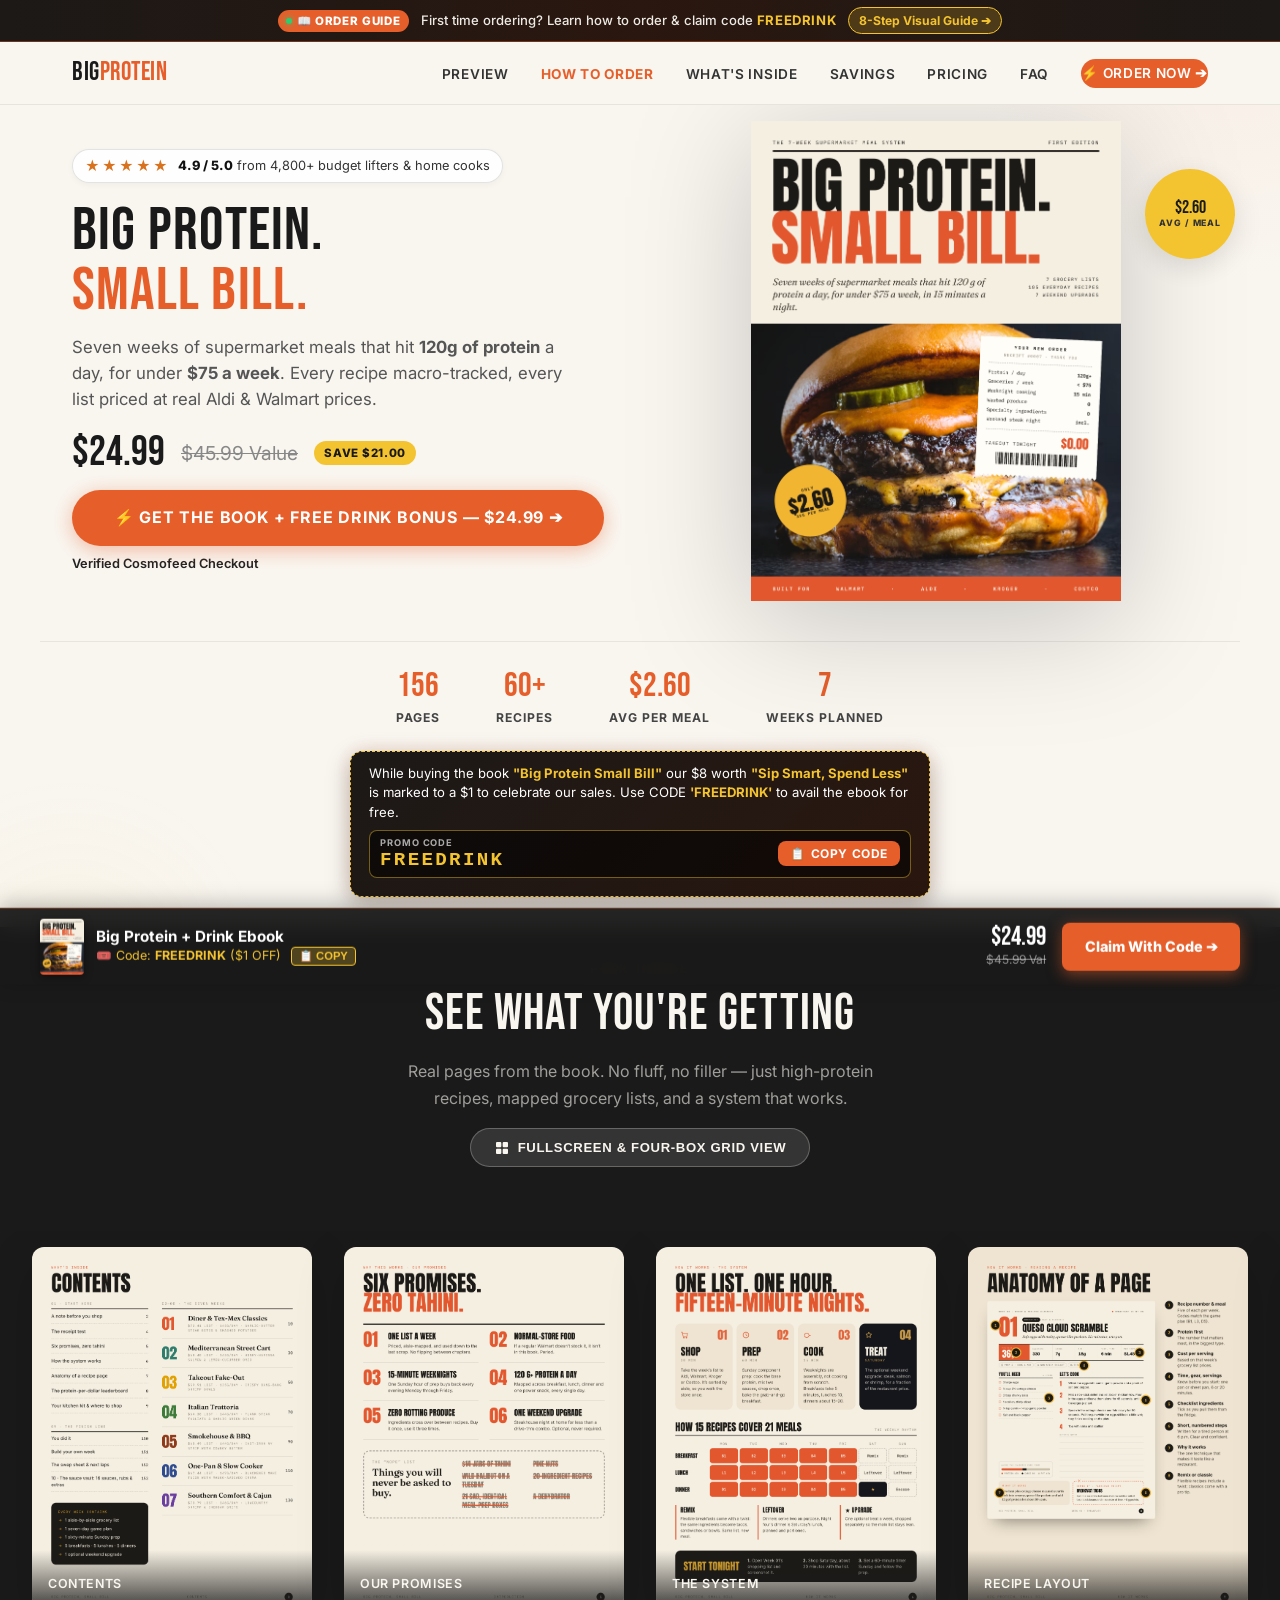
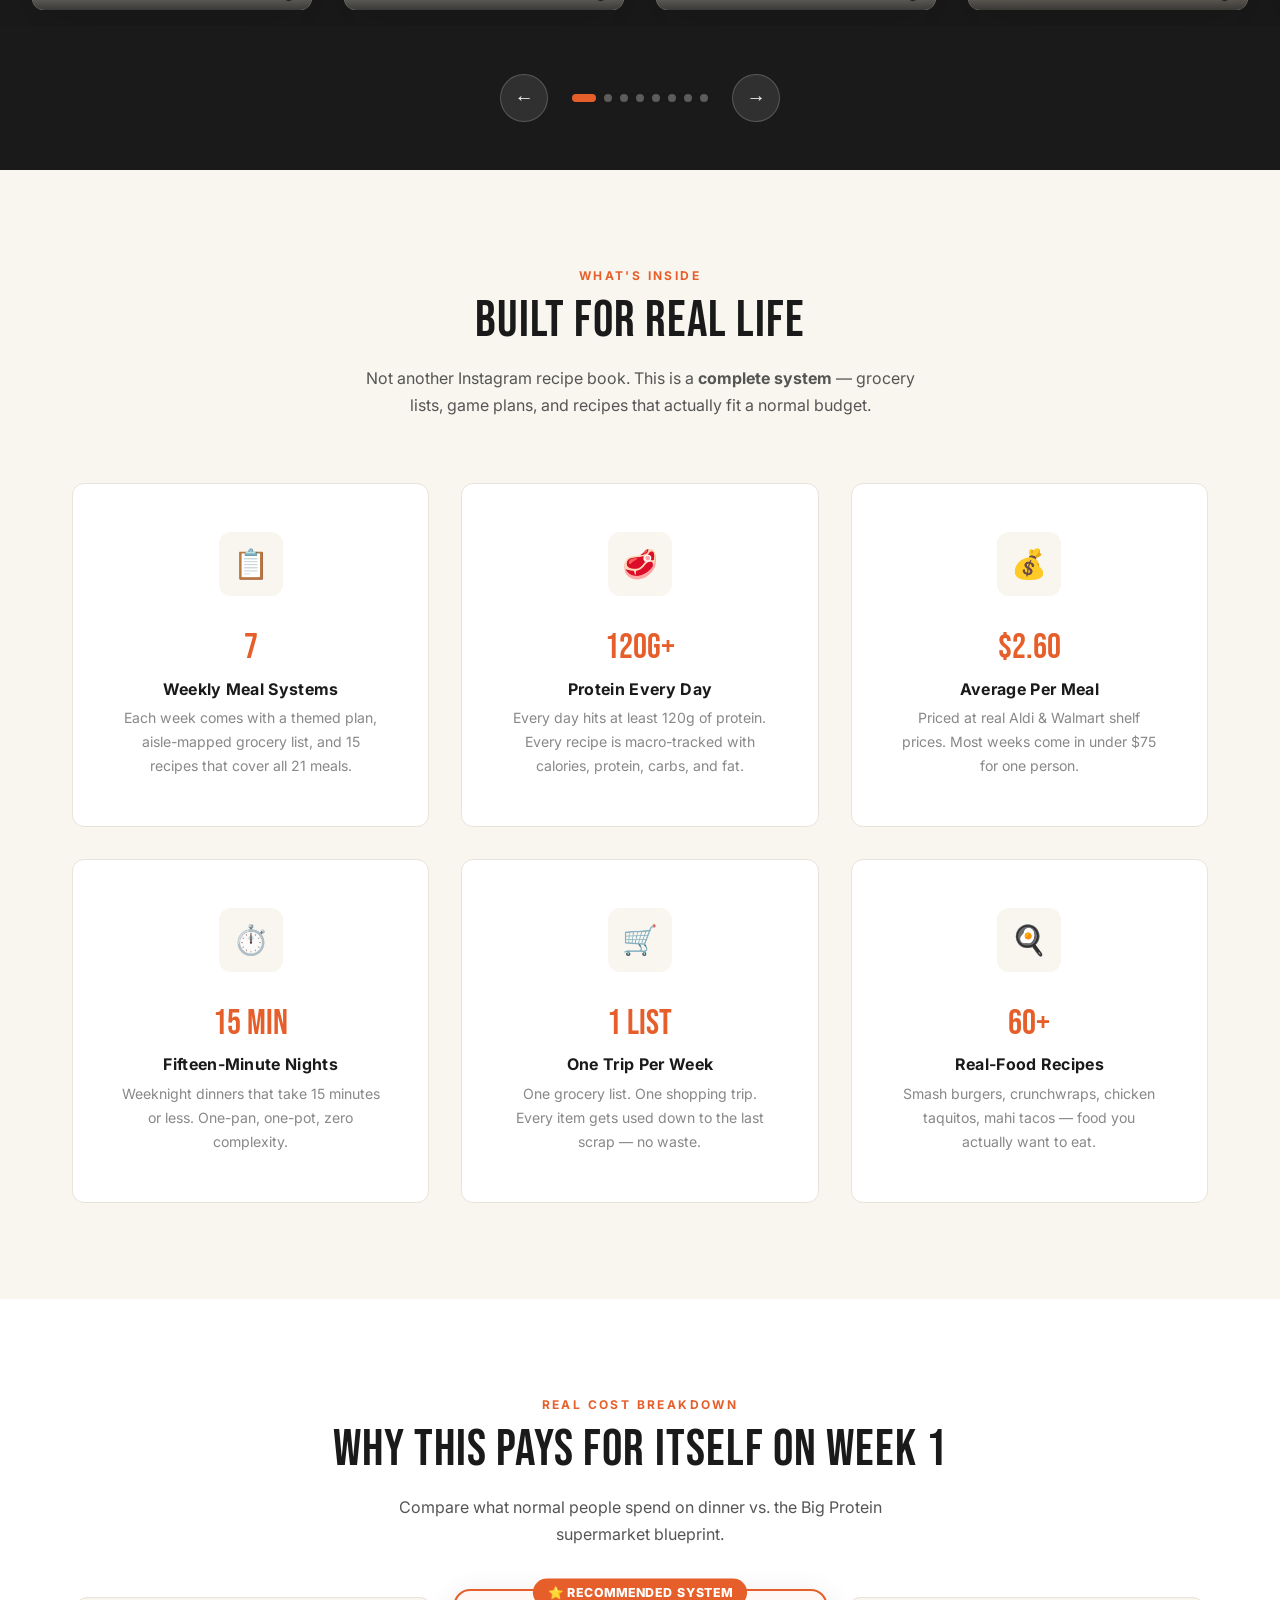
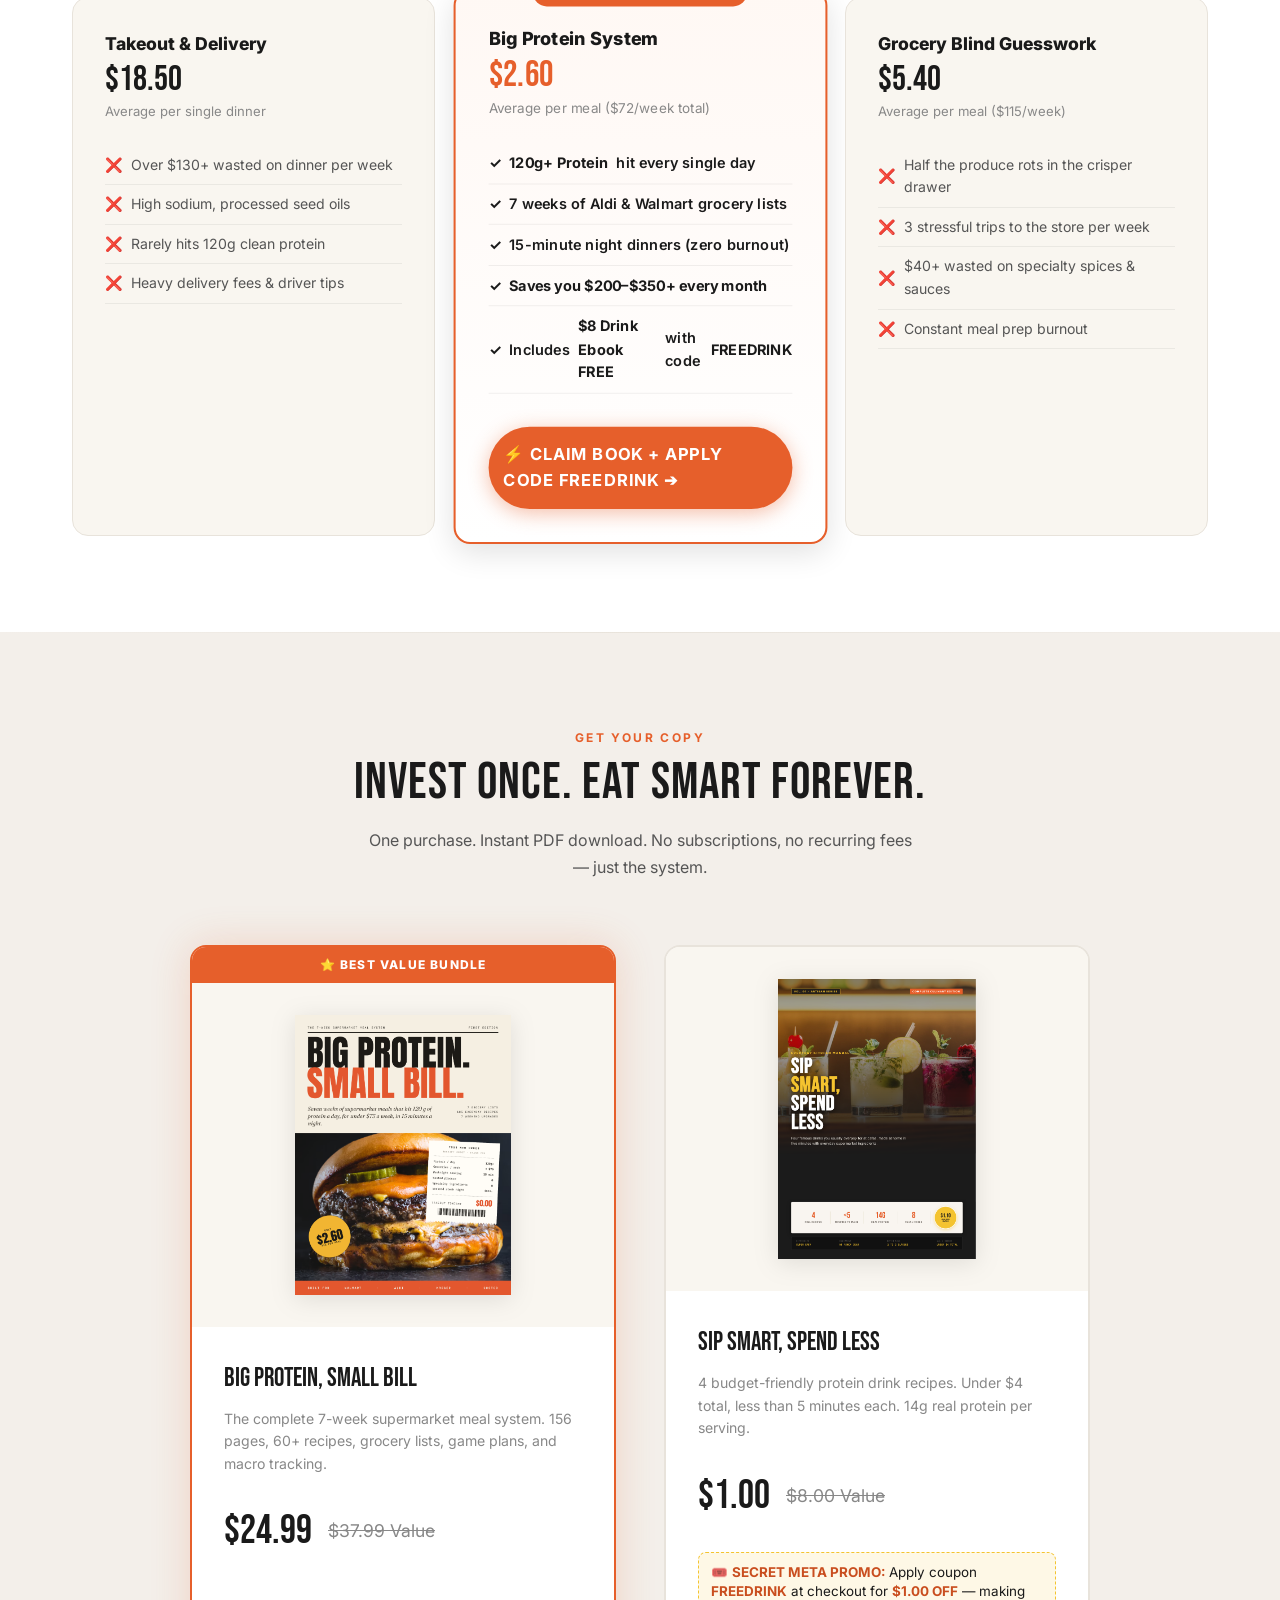
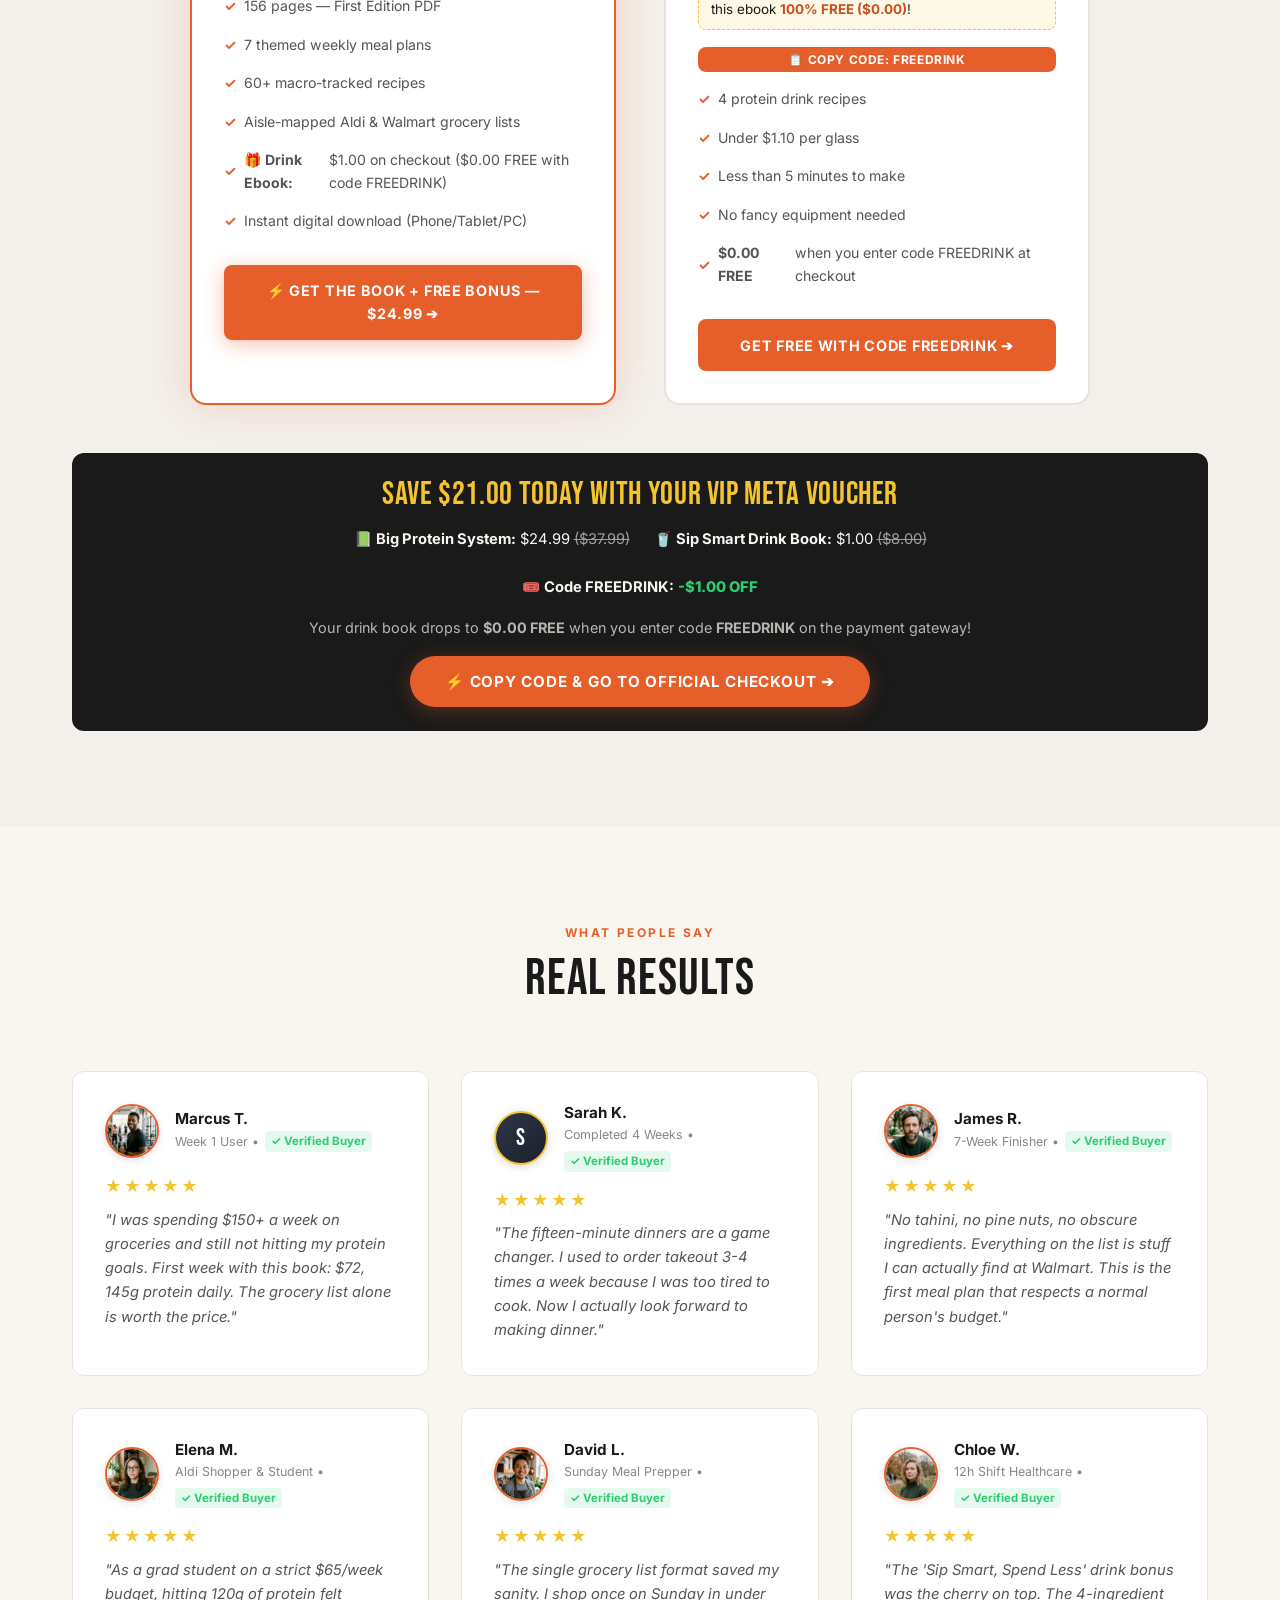
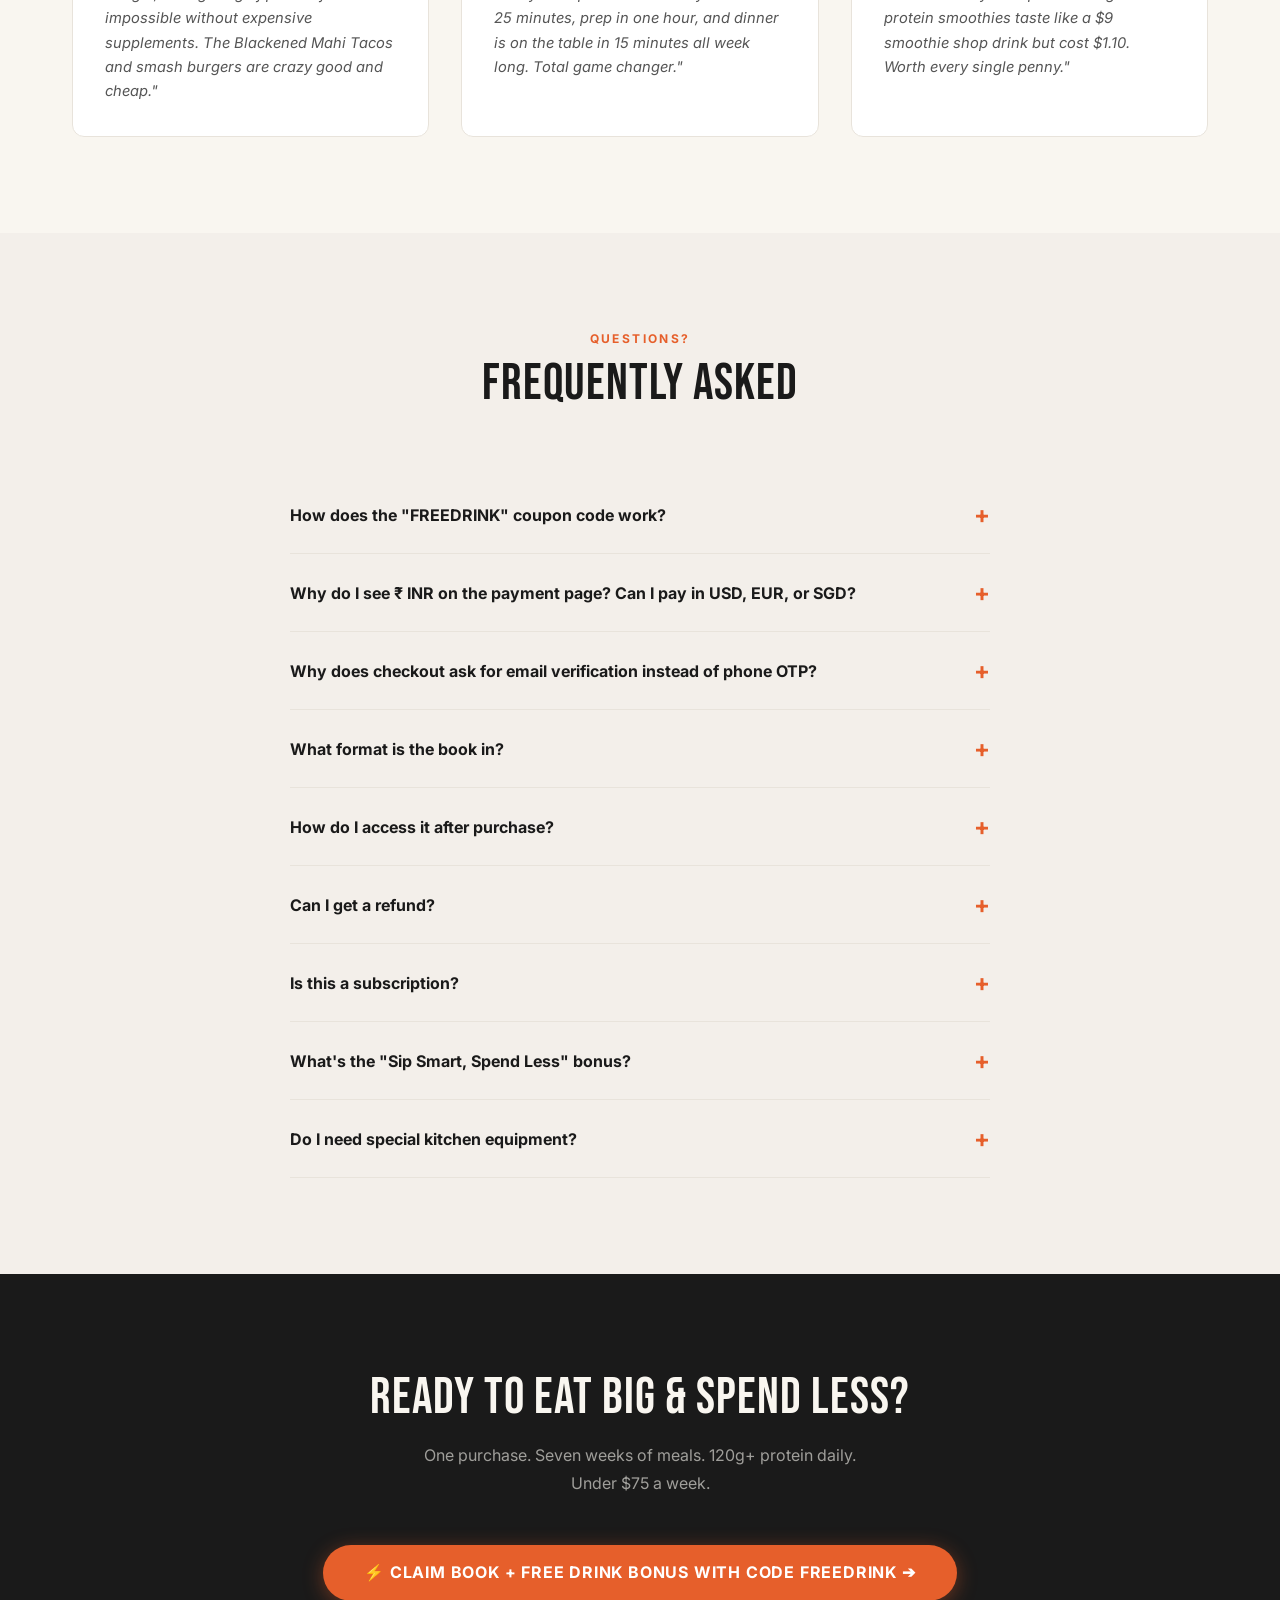
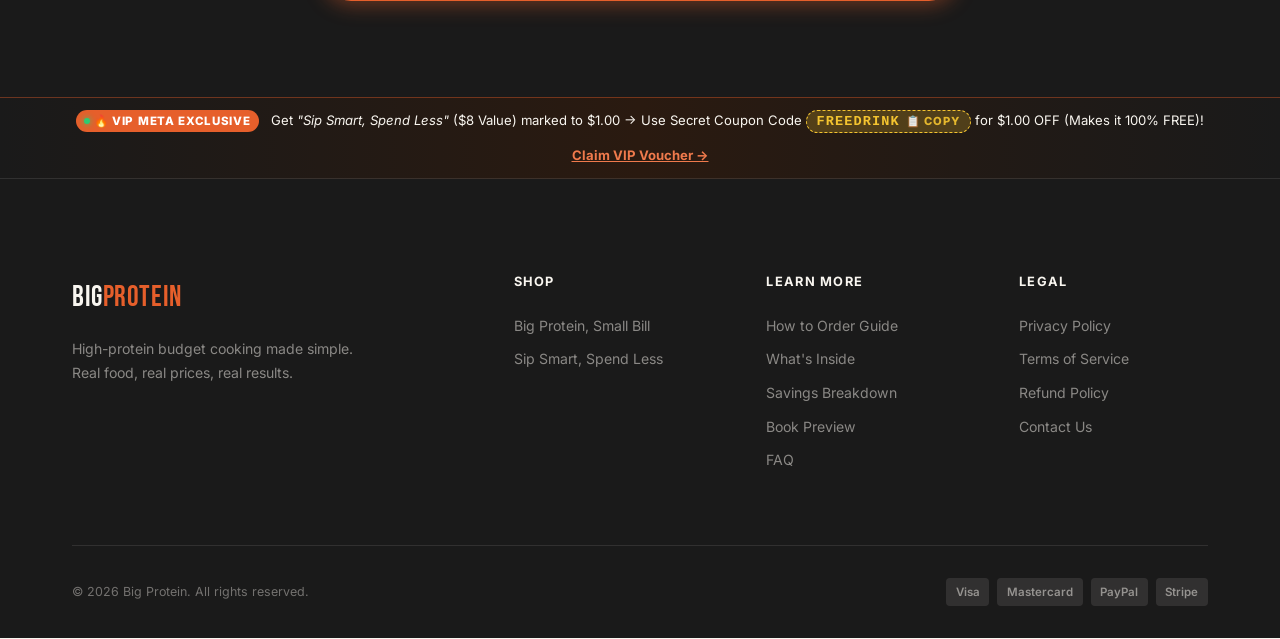
<file: index.html>
<!DOCTYPE html>
<html lang="en">
<head>
  <meta charset="UTF-8">
  <meta name="viewport" content="width=device-width, initial-scale=1.0">
  <title>Big Protein, Small Bill — High-Protein Budget Cookbook & Meal System</title>
  <meta name="description" content="Eat big. Spend less. 7 weeks of supermarket meals hitting 120g protein a day for under $75 a week. 156 pages of budget recipes, grocery lists & meal plans.">
  <meta name="keywords" content="high protein cookbook, budget meals, cheap protein recipes, meal prep, grocery budget, protein per dollar">
  <link rel="stylesheet" href="css/styles.css">

  <!-- Meta Pixel Code -->
  <script>
    !function(f,b,e,v,n,t,s)
    {if(f.fbq)return;n=f.fbq=function(){n.callMethod?
    n.callMethod.apply(n,arguments):n.queue.push(arguments)};
    if(!f._fbq)f._fbq=n;n.push=n;n.loaded=!0;n.version='2.0';
    n.queue=[];t=b.createElement(e);t.async=!0;
    t.src=v;s=b.getElementsByTagName(e)[0];
    s.parentNode.insertBefore(t,s)}(window,document,'script',
    'https://connect.facebook.net/en_US/fbevents.js');
    fbq('init', '2026429358069749');
    fbq('track', 'PageView');
  </script>
  <noscript>
    <img height="1" width="1" style="display:none"
      src="https://www.facebook.com/tr?id=2026429358069749&ev=PageView&noscript=1"/>
  </noscript>
  <!-- End Meta Pixel Code -->
</head>
<body>

  <!-- ========== HEADER ========== -->
  <header class="site-header" id="site-header">
    <!-- Sticky How to Order Notice Bar -->
    <aside class="sticky-order-bar" aria-label="Order Guide Announcement">
      <div class="sticky-order-inner">
        <span class="sticky-order-badge"><span class="pulse-dot"></span> 📖 ORDER GUIDE</span>
        <span class="sticky-order-text">First time ordering? Learn how to order &amp; claim code <strong>FREEDRINK</strong></span>
        <a href="how-to-order.html" class="sticky-order-btn">8-Step Visual Guide ➔</a>
      </div>
    </aside>

    <div class="header-inner">
      <a href="index.html" class="logo">
        <span class="logo-text">BIG<span>PROTEIN</span></span>
      </a>

      <nav>
        <ul class="nav-links" id="nav-links">
          <li><a href="#preview">Preview</a></li>
          <li><a href="how-to-order.html" class="nav-order-link">How to Order</a></li>
          <li><a href="#features">What's Inside</a></li>
          <li><a href="#comparison">Savings</a></li>
          <li><a href="#pricing">Pricing</a></li>
          <li><a href="#faq">FAQ</a></li>
          <li>
            <a href="https://superprofile.bio/vp/big-protein-small-bill" target="_blank" rel="noopener noreferrer" class="nav-cta" onclick="handleCheckoutClick(event, this)">
              ⚡ Order Now ➔
            </a>
          </li>
        </ul>
      </nav>

      <button class="menu-toggle" id="menu-toggle" aria-label="Toggle menu">
        <span></span>
        <span></span>
        <span></span>
      </button>
    </div>
  </header>

  <!-- ========== HERO ========== -->
  <section class="hero" id="hero">
    <div class="hero-inner">
      <div class="hero-content">
        <div class="hero-social-proof">
          <span class="stars">★★★★★</span>
          <span class="rating-text"><strong>4.9 / 5.0</strong> from 4,800+ budget lifters & home cooks</span>
        </div>
        <h1>BIG PROTEIN.<br><span class="highlight">SMALL BILL.</span></h1>
        <p class="hero-subtitle">
          Seven weeks of supermarket meals that hit <strong>120g of protein</strong> a day, for under <strong>$75 a week</strong>. Every recipe macro-tracked, every list priced at real Aldi & Walmart prices.
        </p>

        <div class="hero-price">
          <span class="price-current">$24.99</span>
          <span class="price-original">$45.99 Value</span>
          <span class="price-save">Save $21.00</span>
        </div>

        <a href="https://superprofile.bio/vp/big-protein-small-bill" target="_blank" rel="noopener noreferrer" class="hero-cta funnel-btn-pulse" onclick="handleCheckoutClick(event, this)">
          ⚡ Get The Book + Free Drink Bonus — $24.99 ➔
        </a>

        <div class="hero-trust-row">
          <span>Verified Cosmofeed Checkout</span>
        </div>
      </div>

      <div class="hero-book">
        <img src="images/cover.png" alt="Big Protein, Small Bill — Book Cover" id="hero-book-img">
        <div class="book-badge">
          <span class="book-badge-price">$2.60</span>
          <span class="book-badge-label">Avg / Meal</span>
        </div>
      </div>
    </div>

    <!-- Spacious Below-Hero Feature Strip: Stats & Bonus Offer -->
    <div class="hero-below-strip">
      <div class="hero-stats">
        <div class="hero-stat">
          <div class="hero-stat-number">156</div>
          <div class="hero-stat-label">Pages</div>
        </div>
        <div class="hero-stat">
          <div class="hero-stat-number">60+</div>
          <div class="hero-stat-label">Recipes</div>
        </div>
        <div class="hero-stat">
          <div class="hero-stat-number">$2.60</div>
          <div class="hero-stat-label">Avg Per Meal</div>
        </div>
        <div class="hero-stat">
          <div class="hero-stat-number">7</div>
          <div class="hero-stat-label">Weeks Planned</div>
        </div>
      </div>

      <div class="hero-voucher-card">
        <div class="voucher-note">
          While buying the book <strong>"Big Protein Small Bill"</strong> our $8 worth <strong>"Sip Smart, Spend Less"</strong> is marked to a $1 to celebrate our sales. Use CODE <strong>'FREEDRINK'</strong> to avail the ebook for free.
        </div>
        <div class="voucher-code-row">
          <div class="voucher-code-meta">
            <span class="voucher-code-label">PROMO CODE</span>
            <span class="voucher-code-val">FREEDRINK</span>
          </div>
          <button class="btn-copy-code" onclick="copyCouponCode('FREEDRINK', this)">
            <span>📋</span> Copy Code
          </button>
        </div>
      </div>
    </div>
  </section>

  <!-- ========== BOOK PREVIEW CAROUSEL ========== -->
  <section class="preview-section" id="preview">
    <div class="container">
      <div class="preview-header reveal">
        <div class="section-label" style="color: var(--color-primary-light);">Peek Inside</div>
        <h2>See What You're Getting</h2>
        <p>Real pages from the book. No fluff, no filler — just high-protein recipes, mapped grocery lists, and a system that works.</p>
        <div>
          <button class="btn-open-grid-preview" id="btn-open-grid-preview" aria-label="Open Fullscreen & Four-Box Grid View">
            <svg width="16" height="16" viewBox="0 0 24 24" fill="currentColor">
              <rect x="3" y="3" width="8" height="8" rx="1.5"/>
              <rect x="13" y="3" width="8" height="8" rx="1.5"/>
              <rect x="3" y="13" width="8" height="8" rx="1.5"/>
              <rect x="13" y="13" width="8" height="8" rx="1.5"/>
            </svg>
            Fullscreen & Four-Box Grid View
          </button>
        </div>
      </div>
    </div>

    <div class="carousel-wrapper">
      <div class="carousel-track" id="carousel-track">
        <div class="carousel-slide" data-slide-index="0" data-title="Table of Contents">
          <div class="carousel-slide-zoom-badge">🔍 Zoom Page</div>
          <img src="images/contents.png" alt="Table of Contents" loading="lazy">
          <div class="carousel-slide-label">Contents</div>
        </div>
        <div class="carousel-slide" data-slide-index="1" data-title="Six Promises, Zero Tahini">
          <div class="carousel-slide-zoom-badge">🔍 Zoom Page</div>
          <img src="images/promises.png" alt="Six Promises, Zero Tahini" loading="lazy">
          <div class="carousel-slide-label">Our Promises</div>
        </div>
        <div class="carousel-slide" data-slide-index="2" data-title="The Meal Prep System">
          <div class="carousel-slide-zoom-badge">🔍 Zoom Page</div>
          <img src="images/system.png" alt="One List, One Hour, Fifteen-Minute Nights" loading="lazy">
          <div class="carousel-slide-label">The System</div>
        </div>
        <div class="carousel-slide" data-slide-index="3" data-title="Anatomy of a Recipe Page">
          <div class="carousel-slide-zoom-badge">🔍 Zoom Page</div>
          <img src="images/anatomy.png" alt="Anatomy of a Recipe Page" loading="lazy">
          <div class="carousel-slide-label">Recipe Layout</div>
        </div>
        <div class="carousel-slide" data-slide-index="4" data-title="Protein Per Dollar Leaderboard">
          <div class="carousel-slide-zoom-badge">🔍 Zoom Page</div>
          <img src="images/leaderboard.png" alt="Protein Per Dollar Leaderboard" loading="lazy">
          <div class="carousel-slide-label">Protein Per Dollar</div>
        </div>
        <div class="carousel-slide" data-slide-index="5" data-title="Week 01 — Comfort Food Week">
          <div class="carousel-slide-zoom-badge">🔍 Zoom Page</div>
          <img src="images/week01_opener.png" alt="Week 01 — The Comfort-Food Week" loading="lazy">
          <div class="carousel-slide-label">Week 01 Opener</div>
        </div>
        <div class="carousel-slide" data-slide-index="6" data-title="Weekly Game Plan at a Glance">
          <div class="carousel-slide-zoom-badge">🔍 Zoom Page</div>
          <img src="images/week01_plan.png" alt="Week at a Glance — Game Plan" loading="lazy">
          <div class="carousel-slide-label">Weekly Game Plan</div>
        </div>
        <div class="carousel-slide" data-slide-index="7" data-title="Shop Once, Eat All Week">
          <div class="carousel-slide-zoom-badge">🔍 Zoom Page</div>
          <img src="images/shop_list.png" alt="Shop Once, Eat All Week" loading="lazy">
          <div class="carousel-slide-label">Grocery List</div>
        </div>
        <div class="carousel-slide" data-slide-index="8" data-title="Air-Fryer Chicken Taquitos">
          <div class="carousel-slide-zoom-badge">🔍 Zoom Page</div>
          <img src="images/recipe_taquitos.png" alt="Air-Fryer Chicken Taquitos" loading="lazy">
          <div class="carousel-slide-label">Recipe — Taquitos</div>
        </div>
        <div class="carousel-slide" data-slide-index="9" data-title="Blackened Mahi Tacos">
          <div class="carousel-slide-zoom-badge">🔍 Zoom Page</div>
          <img src="images/recipe_mahi.png" alt="Blackened Mahi Tacos — Weekend Upgrade" loading="lazy">
          <div class="carousel-slide-label">Weekend Upgrade</div>
        </div>
        <div class="carousel-slide" data-slide-index="10" data-title="Closing & Summary">
          <div class="carousel-slide-zoom-badge">🔍 Zoom Page</div>
          <img src="images/closing.png" alt="Closing Page" loading="lazy">
          <div class="carousel-slide-label">Closing Page</div>
        </div>
      </div>
    </div>

    <div class="carousel-nav">
      <button class="carousel-btn carousel-btn-prev" aria-label="Previous slide">←</button>
      <div class="carousel-dots" id="carousel-dots"></div>
      <button class="carousel-btn carousel-btn-next" aria-label="Next slide">→</button>
    </div>
  </section>

  <!-- ========== WHAT'S INSIDE ========== -->
  <section class="features-section" id="features">
    <div class="container">
      <div class="text-center reveal">
        <div class="section-label">What's Inside</div>
        <h2>Built for Real Life</h2>
        <p style="max-width:560px; margin: var(--space-md) auto 0;">Not another Instagram recipe book. This is a <strong>complete system</strong> — grocery lists, game plans, and recipes that actually fit a normal budget.</p>
      </div>

      <div class="features-grid">
        <div class="feature-card reveal">
          <div class="feature-icon">📋</div>
          <div class="feature-stat">7</div>
          <h4>Weekly Meal Systems</h4>
          <p>Each week comes with a themed plan, aisle-mapped grocery list, and 15 recipes that cover all 21 meals.</p>
        </div>
        <div class="feature-card reveal">
          <div class="feature-icon">🥩</div>
          <div class="feature-stat">120G+</div>
          <h4>Protein Every Day</h4>
          <p>Every day hits at least 120g of protein. Every recipe is macro-tracked with calories, protein, carbs, and fat.</p>
        </div>
        <div class="feature-card reveal">
          <div class="feature-icon">💰</div>
          <div class="feature-stat">$2.60</div>
          <h4>Average Per Meal</h4>
          <p>Priced at real Aldi & Walmart shelf prices. Most weeks come in under $75 for one person.</p>
        </div>
        <div class="feature-card reveal">
          <div class="feature-icon">⏱️</div>
          <div class="feature-stat">15 MIN</div>
          <h4>Fifteen-Minute Nights</h4>
          <p>Weeknight dinners that take 15 minutes or less. One-pan, one-pot, zero complexity.</p>
        </div>
        <div class="feature-card reveal">
          <div class="feature-icon">🛒</div>
          <div class="feature-stat">1 LIST</div>
          <h4>One Trip Per Week</h4>
          <p>One grocery list. One shopping trip. Every item gets used down to the last scrap — no waste.</p>
        </div>
        <div class="feature-card reveal">
          <div class="feature-icon">🍳</div>
          <div class="feature-stat">60+</div>
          <h4>Real-Food Recipes</h4>
          <p>Smash burgers, crunchwraps, chicken taquitos, mahi tacos — food you actually want to eat.</p>
        </div>
      </div>
    </div>
  </section>

  <!-- ========== COMPARISON SECTION ========== -->
  <section class="comparison-section" id="comparison">
    <div class="container">
      <div class="text-center reveal">
        <div class="section-label">Real Cost Breakdown</div>
        <h2>Why This Pays For Itself On Week 1</h2>
        <p style="max-width:580px; margin: var(--space-md) auto 0;">Compare what normal people spend on dinner vs. the Big Protein supermarket blueprint.</p>
      </div>

      <div class="comparison-grid">
        <div class="comparison-card reveal">
          <div class="comparison-title">Takeout & Delivery</div>
          <div class="comparison-price">$18.50</div>
          <div class="comparison-subprice">Average per single dinner</div>
          <ul class="comparison-features">
            <li><span class="icon">❌</span> Over $130+ wasted on dinner per week</li>
            <li><span class="icon">❌</span> High sodium, processed seed oils</li>
            <li><span class="icon">❌</span> Rarely hits 120g clean protein</li>
            <li><span class="icon">❌</span> Heavy delivery fees & driver tips</li>
          </ul>
        </div>

        <div class="comparison-card highlight reveal">
          <div class="comparison-badge">⭐ Recommended System</div>
          <div class="comparison-title">Big Protein System</div>
          <div class="comparison-price">$2.60</div>
          <div class="comparison-subprice">Average per meal ($72/week total)</div>
          <ul class="comparison-features">
            <li class="positive"><span class="icon">✓</span> <strong>120g+ Protein</strong> hit every single day</li>
            <li class="positive"><span class="icon">✓</span> 7 weeks of Aldi & Walmart grocery lists</li>
            <li class="positive"><span class="icon">✓</span> 15-minute night dinners (zero burnout)</li>
            <li class="positive"><span class="icon">✓</span> <strong>Saves you $200–$350+ every month</strong></li>
            <li class="positive"><span class="icon">✓</span> Includes <strong>$8 Drink Ebook FREE</strong> with code <strong>FREEDRINK</strong></li>
          </ul>
          <a href="https://superprofile.bio/vp/big-protein-small-bill" target="_blank" rel="noopener noreferrer" class="hero-cta funnel-btn-pulse" style="display:inline-flex; justify-content:center; width:100%; animation:none; font-size:1rem; padding:0.9rem; text-decoration:none;" onclick="handleCheckoutClick(event, this)">
            ⚡ Claim Book + Apply Code FREEDRINK ➔
          </a>
        </div>

        <div class="comparison-card reveal">
          <div class="comparison-title">Grocery Blind Guesswork</div>
          <div class="comparison-price">$5.40</div>
          <div class="comparison-subprice">Average per meal ($115/week)</div>
          <ul class="comparison-features">
            <li><span class="icon">❌</span> Half the produce rots in the crisper drawer</li>
            <li><span class="icon">❌</span> 3 stressful trips to the store per week</li>
            <li><span class="icon">❌</span> $40+ wasted on specialty spices & sauces</li>
            <li><span class="icon">❌</span> Constant meal prep burnout</li>
          </ul>
        </div>
      </div>
    </div>
  </section>

  <!-- ========== PRICING ========== -->
  <section class="pricing-section" id="pricing">
    <div class="container">
      <div class="text-center reveal">
        <div class="section-label">Get Your Copy</div>
        <h2>Invest Once. Eat Smart Forever.</h2>
        <p style="max-width:560px; margin: var(--space-md) auto 0;">One purchase. Instant PDF download. No subscriptions, no recurring fees — just the system.</p>
      </div>

      <div class="pricing-grid">
        <!-- Main Book -->
        <div class="pricing-card featured reveal">
          <div class="pricing-card-badge">⭐ Best Value Bundle</div>
          <div class="pricing-card-image">
            <img src="images/cover.png" alt="Big Protein, Small Bill">
          </div>
          <div class="pricing-card-body">
            <div class="pricing-card-title">Big Protein, Small Bill</div>
            <p class="pricing-card-desc">The complete 7-week supermarket meal system. 156 pages, 60+ recipes, grocery lists, game plans, and macro tracking.</p>
            <div class="pricing-card-price">
              <span class="current">$24.99</span>
              <span class="original">$37.99 Value</span>
            </div>
            <ul class="pricing-card-features">
              <li>156 pages — First Edition PDF</li>
              <li>7 themed weekly meal plans</li>
              <li>60+ macro-tracked recipes</li>
              <li>Aisle-mapped Aldi & Walmart grocery lists</li>
              <li><strong>🎁 Drink Ebook:</strong> $1.00 on checkout ($0.00 FREE with code FREEDRINK)</li>
              <li>Instant digital download (Phone/Tablet/PC)</li>
            </ul>
            <a href="https://superprofile.bio/vp/big-protein-small-bill" target="_blank" rel="noopener noreferrer" class="btn-add-cart funnel-btn-pulse" onclick="handleCheckoutClick(event, this)">
              ⚡ Get The Book + Free Bonus — $24.99 ➔
            </a>
          </div>
        </div>

        <!-- Bonus Book -->
        <div class="pricing-card reveal">
          <div class="pricing-card-image">
            <img src="images/sip_page_1.png" alt="Sip Smart, Spend Less">
          </div>
          <div class="pricing-card-body">
            <div class="pricing-card-title">Sip Smart, Spend Less</div>
            <p class="pricing-card-desc">4 budget-friendly protein drink recipes. Under $4 total, less than 5 minutes each. 14g real protein per serving.</p>
            <div class="pricing-card-price">
              <span class="current">$1.00</span>
              <span class="original">$8.00 Value</span>
            </div>
            <div class="pricing-coupon-callout">
              🎟️ <strong>SECRET META PROMO:</strong> Apply coupon <strong>FREEDRINK</strong> at checkout for <strong>$1.00 OFF</strong> — making this ebook <strong>100% FREE ($0.00)</strong>!
            </div>
            <button class="btn-copy-code" style="width:100%; margin-bottom:var(--space-sm); justify-content:center;" onclick="copyCouponCode('FREEDRINK', this)">
              📋 Copy Code: FREEDRINK
            </button>
            <ul class="pricing-card-features">
              <li>4 protein drink recipes</li>
              <li>Under $1.10 per glass</li>
              <li>Less than 5 minutes to make</li>
              <li>No fancy equipment needed</li>
              <li><strong>$0.00 FREE</strong> when you enter code FREEDRINK at checkout</li>
            </ul>
            <a href="https://superprofile.bio/vp/big-protein-small-bill" target="_blank" rel="noopener noreferrer" class="btn-add-cart" onclick="handleCheckoutClick(event, this)">
              Get FREE with Code FREEDRINK ➔
            </a>
          </div>
        </div>
      </div>

      <div class="savings-banner reveal">
        <h3>Save $21.00 Today With Your VIP Meta Voucher</h3>
        <div style="display:flex; justify-content:center; gap:var(--space-lg); margin: var(--space-md) auto; flex-wrap:wrap; max-width:640px; font-size:0.92rem;">
          <div>📗 <strong>Big Protein System:</strong> $24.99 <span style="text-decoration:line-through; opacity:0.6;">($37.99)</span></div>
          <div>🥤 <strong>Sip Smart Drink Book:</strong> $1.00 <span style="text-decoration:line-through; opacity:0.6;">($8.00)</span></div>
          <div>🎟️ <strong>Code FREEDRINK:</strong> <span style="color:var(--color-success); font-weight:800;">-$1.00 OFF</span></div>
        </div>
        <p style="margin-bottom: var(--space-md);">Your drink book drops to <strong>$0.00 FREE</strong> when you enter code <strong>FREEDRINK</strong> on the payment gateway!</p>
        <a href="https://superprofile.bio/vp/big-protein-small-bill" target="_blank" rel="noopener noreferrer" class="hero-cta" style="display:inline-flex; text-decoration:none; padding: 0.85rem 2.2rem; font-size:0.95rem;" onclick="handleCheckoutClick(event, this)">
          ⚡ Copy Code & Go to Official Checkout ➔
        </a>
      </div>
    </div>
  </section>

  <!-- ========== TESTIMONIALS ========== -->
  <section class="testimonials-section" id="testimonials">
    <div class="container">
      <div class="text-center reveal">
        <div class="section-label">What People Say</div>
        <h2>Real Results</h2>
      </div>

      <div class="testimonials-grid">
        <!-- Review 1: Marcus T. -->
        <div class="testimonial-card reveal">
          <div class="testimonial-header">
            <img src="images/avatars/marcus.jpg" alt="Marcus T." class="testimonial-avatar" loading="lazy">
            <div class="testimonial-user-info">
              <div class="testimonial-author">Marcus T.</div>
              <div class="testimonial-meta">Week 1 User • <span class="verified-badge">✓ Verified Buyer</span></div>
            </div>
          </div>
          <div class="testimonial-stars">★★★★★</div>
          <p class="testimonial-text">"I was spending $150+ a week on groceries and still not hitting my protein goals. First week with this book: $72, 145g protein daily. The grocery list alone is worth the price."</p>
        </div>

        <!-- Review 2: Sarah K. -->
        <div class="testimonial-card reveal">
          <div class="testimonial-header">
            <div class="testimonial-avatar testimonial-avatar-letter" title="Sarah K.">S</div>
            <div class="testimonial-user-info">
              <div class="testimonial-author">Sarah K.</div>
              <div class="testimonial-meta">Completed 4 Weeks • <span class="verified-badge">✓ Verified Buyer</span></div>
            </div>
          </div>
          <div class="testimonial-stars">★★★★★</div>
          <p class="testimonial-text">"The fifteen-minute dinners are a game changer. I used to order takeout 3-4 times a week because I was too tired to cook. Now I actually look forward to making dinner."</p>
        </div>

        <!-- Review 3: James R. -->
        <div class="testimonial-card reveal">
          <div class="testimonial-header">
            <img src="images/avatars/james.jpg" alt="James R." class="testimonial-avatar" loading="lazy">
            <div class="testimonial-user-info">
              <div class="testimonial-author">James R.</div>
              <div class="testimonial-meta">7-Week Finisher • <span class="verified-badge">✓ Verified Buyer</span></div>
            </div>
          </div>
          <div class="testimonial-stars">★★★★★</div>
          <p class="testimonial-text">"No tahini, no pine nuts, no obscure ingredients. Everything on the list is stuff I can actually find at Walmart. This is the first meal plan that respects a normal person's budget."</p>
        </div>

        <!-- Review 4: Elena M. -->
        <div class="testimonial-card reveal">
          <div class="testimonial-header">
            <img src="images/avatars/elena.jpg" alt="Elena M." class="testimonial-avatar" loading="lazy">
            <div class="testimonial-user-info">
              <div class="testimonial-author">Elena M.</div>
              <div class="testimonial-meta">Aldi Shopper & Student • <span class="verified-badge">✓ Verified Buyer</span></div>
            </div>
          </div>
          <div class="testimonial-stars">★★★★★</div>
          <p class="testimonial-text">"As a grad student on a strict $65/week budget, hitting 120g of protein felt impossible without expensive supplements. The Blackened Mahi Tacos and smash burgers are crazy good and cheap."</p>
        </div>

        <!-- Review 5: David L. -->
        <div class="testimonial-card reveal">
          <div class="testimonial-header">
            <img src="images/avatars/david.jpg" alt="David L." class="testimonial-avatar" loading="lazy">
            <div class="testimonial-user-info">
              <div class="testimonial-author">David L.</div>
              <div class="testimonial-meta">Sunday Meal Prepper • <span class="verified-badge">✓ Verified Buyer</span></div>
            </div>
          </div>
          <div class="testimonial-stars">★★★★★</div>
          <p class="testimonial-text">"The single grocery list format saved my sanity. I shop once on Sunday in under 25 minutes, prep in one hour, and dinner is on the table in 15 minutes all week long. Total game changer."</p>
        </div>

        <!-- Review 6: Chloe W. -->
        <div class="testimonial-card reveal">
          <div class="testimonial-header">
            <img src="images/avatars/chloe.jpg" alt="Chloe W." class="testimonial-avatar" loading="lazy">
            <div class="testimonial-user-info">
              <div class="testimonial-author">Chloe W.</div>
              <div class="testimonial-meta">12h Shift Healthcare • <span class="verified-badge">✓ Verified Buyer</span></div>
            </div>
          </div>
          <div class="testimonial-stars">★★★★★</div>
          <p class="testimonial-text">"The 'Sip Smart, Spend Less' drink bonus was the cherry on top. The 4-ingredient protein smoothies taste like a $9 smoothie shop drink but cost $1.10. Worth every single penny."</p>
        </div>
      </div>
    </div>
  </section>

  <!-- ========== FAQ ========== -->
  <section class="faq-section" id="faq">
    <div class="container">
      <div class="text-center reveal">
        <div class="section-label">Questions?</div>
        <h2>Frequently Asked</h2>
      </div>

      <div class="faq-list">
        <div class="faq-item reveal">
          <button class="faq-question">
            How does the "FREEDRINK" coupon code work?
            <span class="faq-icon">+</span>
          </button>
          <div class="faq-answer">
            <div class="faq-answer-inner">
              On our official payment gateway, the <em>"Sip Smart, Spend Less"</em> drink ebook is listed at just <strong>$1.00</strong> (discounted from $8.00). Simply paste coupon code <strong>FREEDRINK</strong> in the promo/coupon box at checkout, and $1.00 will be instantly deducted — giving you the entire drink cookbook <strong>100% FREE ($0.00)</strong>! Want to see screenshots of the exact checkout screen? <a href="how-to-order.html" style="font-weight:700; text-decoration:underline;">Read our 8-Step Visual Checkout Guide &rarr;</a>
            </div>
          </div>
        </div>

        <div class="faq-item reveal">
          <button class="faq-question">
            Why do I see ₹ INR on the payment page? Can I pay in USD, EUR, or SGD?
            <span class="faq-icon">+</span>
          </button>
          <div class="faq-answer">
            <div class="faq-answer-inner">
              Our payment gateway partner (Cosmofeed / SuperProfile) is an international creator checkout network based in India. When visiting from a mobile phone, the price may initially show in Indian Rupees (e.g., <strong>₹2,371.86 INR</strong>). This converts to <strong>$24.99 USD</strong> and is 100% normal. Once you tap "Get Instant Access", you can use the <strong>"Pay in"</strong> dropdown to select <strong>USD ($), EUR (€), SGD (S$), GBP (£), or CAD ($)</strong>, or pay with any international credit/debit card, Apple Pay, Google Pay, or PayPal. <a href="how-to-order.html" style="font-weight:700; text-decoration:underline;">See Step 5 in our visual guide &rarr;</a>
            </div>
          </div>
        </div>

        <div class="faq-item reveal">
          <button class="faq-question">
            Why does checkout ask for email verification instead of phone OTP?
            <span class="faq-icon">+</span>
          </button>
          <div class="faq-answer">
            <div class="faq-answer-inner">
              We verify your email address to confirm your transaction and block automated spam bots. More importantly, this ensures your email is 100% typo-free so your permanent PDF download access links are instantly delivered straight to your inbox without delay.
            </div>
          </div>
        </div>

        <div class="faq-item reveal">
          <button class="faq-question">
            What format is the book in?
            <span class="faq-icon">+</span>
          </button>
          <div class="faq-answer">
            <div class="faq-answer-inner">
              The book is a downloadable PDF file (156 pages). You'll receive instant access after purchase. It works on any device — phone, tablet, laptop, or desktop. You can read it in any PDF reader or even print it out.
            </div>
          </div>
        </div>

        <div class="faq-item reveal">
          <button class="faq-question">
            How do I access it after purchase?
            <span class="faq-icon">+</span>
          </button>
          <div class="faq-answer">
            <div class="faq-answer-inner">
              After completing your purchase through our official Cosmofeed / SuperProfile checkout, you'll receive direct download links for both <em>"Big Protein, Small Bill"</em> and the bonus drink book immediately on screen, plus a verified email backup for lifetime access.
            </div>
          </div>
        </div>

        <div class="faq-item reveal">
          <button class="faq-question">
            Can I get a refund?
            <span class="faq-icon">+</span>
          </button>
          <div class="faq-answer">
            <div class="faq-answer-inner">
              Due to the digital nature of the product, <strong>we are unable to offer refunds</strong> once the PDF has been delivered. Since a PDF file cannot be retracted once downloaded, all sales are final. We encourage you to review all the information on this page, including the book preview carousel, before purchasing. If you have questions before buying, please <a href="contact.html">contact us</a>. See our full <a href="refund.html">Refund Policy</a>.
            </div>
          </div>
        </div>

        <div class="faq-item reveal">
          <button class="faq-question">
            Is this a subscription?
            <span class="faq-icon">+</span>
          </button>
          <div class="faq-answer">
            <div class="faq-answer-inner">
              No. This is a one-time purchase. You pay once, download the PDF, and it's yours forever. There are no recurring charges, no monthly fees, and no hidden costs. Just one cookbook, one price.
            </div>
          </div>
        </div>

        <div class="faq-item reveal">
          <button class="faq-question">
            What's the "Sip Smart, Spend Less" bonus?
            <span class="faq-icon">+</span>
          </button>
          <div class="faq-answer">
            <div class="faq-answer-inner">
              It's a separate 8-page ebook with 4 budget-friendly protein drink recipes — normally sold for $8.00. When you purchase "Big Protein, Small Bill", you get this bonus ebook completely free as part of our special launch deal. It includes protein shakes and smoothies that cost under $1.10 per glass and take less than 5 minutes to make.
            </div>
          </div>
        </div>

        <div class="faq-item reveal">
          <button class="faq-question">
            Do I need special kitchen equipment?
            <span class="faq-icon">+</span>
          </button>
          <div class="faq-answer">
            <div class="faq-answer-inner">
              Nope. The book uses just 8 basic tools: a large non-stick skillet, a cast-iron skillet, a sheet pan, a slow cooker or instant pot, a blender, basic measuring tools, and storage containers. Most people already have everything they need. No air fryer required (though some recipes have air fryer options).
            </div>
          </div>
        </div>
      </div>
    </div>
  </section>

  <!-- ========== FINAL CTA ========== -->
  <section style="padding: var(--space-4xl) 0; background: var(--color-charcoal); text-align: center;">
    <div class="container reveal">
      <h2 style="color: var(--color-cream); margin-bottom: var(--space-md);">Ready to Eat Big & Spend Less?</h2>
      <p style="color: rgba(249,246,240,0.6); max-width: 480px; margin: 0 auto var(--space-2xl);">
        One purchase. Seven weeks of meals. 120g+ protein daily. Under $75 a week.
      </p>
      <a href="https://superprofile.bio/vp/big-protein-small-bill" target="_blank" rel="noopener noreferrer" class="hero-cta funnel-btn-pulse" style="display:inline-flex; text-decoration:none; animation:none;" onclick="handleCheckoutClick(event, this)">
        ⚡ Claim Book + Free Drink Bonus With Code FREEDRINK ➔
      </a>
    </div>
  </section>

  <!-- ========== BOTTOM VIP COUPON BAR ========== -->
  <div class="funnel-announcement-bar funnel-bottom-bar" id="bottom-announcement-bar">
    <div class="funnel-announcement-inner">
      <div class="announcement-badge">
        <span class="announcement-pulse-dot"></span>
        🔥 VIP META EXCLUSIVE
      </div>
      <div class="announcement-text">
        Get <em>"Sip Smart, Spend Less"</em> ($8 Value) marked to $1.00 → Use Secret Coupon Code
        <button class="coupon-pill" onclick="copyCouponCode('FREEDRINK', this)" title="Click to copy coupon code">
          FREEDRINK <span class="copy-hint">📋 Copy</span>
        </button>
        for $1.00 OFF (Makes it 100% FREE)!
      </div>
      <a href="https://superprofile.bio/vp/big-protein-small-bill" target="_blank" rel="noopener noreferrer" class="announcement-link" onclick="handleCheckoutClick(event, this)">Claim VIP Voucher →</a>
    </div>
  </div>

  <!-- ========== FOOTER ========== -->
  <footer class="site-footer">
    <div class="container">
      <div class="footer-grid">
        <div class="footer-brand">
          <div class="logo-text">BIG<span style="color:var(--color-primary);">PROTEIN</span></div>
          <p>High-protein budget cooking made simple. Real food, real prices, real results.</p>
        </div>
        <div class="footer-col">
          <h4>Shop</h4>
          <ul>
            <li><a href="https://superprofile.bio/vp/big-protein-small-bill" target="_blank" rel="noopener noreferrer">Big Protein, Small Bill</a></li>
            <li><a href="https://superprofile.bio/vp/big-protein-small-bill" target="_blank" rel="noopener noreferrer">Sip Smart, Spend Less</a></li>
          </ul>
        </div>
        <div class="footer-col">
          <h4>Learn More</h4>
          <ul>
            <li><a href="how-to-order.html">How to Order Guide</a></li>
            <li><a href="#features">What's Inside</a></li>
            <li><a href="#comparison">Savings Breakdown</a></li>
            <li><a href="#preview">Book Preview</a></li>
            <li><a href="#faq">FAQ</a></li>
          </ul>
        </div>
        <div class="footer-col">
          <h4>Legal</h4>
          <ul>
            <li><a href="privacy.html">Privacy Policy</a></li>
            <li><a href="terms.html">Terms of Service</a></li>
            <li><a href="refund.html">Refund Policy</a></li>
            <li><a href="contact.html">Contact Us</a></li>
          </ul>
        </div>
      </div>
      <div class="footer-bottom">
        <p>&copy; 2026 Big Protein. All rights reserved.</p>
        <div class="footer-payments">
          <span>Visa</span>
          <span>Mastercard</span>
          <span>PayPal</span>
          <span>Stripe</span>
        </div>
      </div>
    </div>
  </footer>

  <!-- ========== FULLSCREEN BOOK PREVIEW LIGHTBOX ========== -->
  <div class="preview-lightbox" id="preview-lightbox" aria-hidden="true" role="dialog" aria-label="Book Preview Lightbox">
    <!-- Topbar Controls -->
    <div class="lightbox-topbar">
      <div class="lightbox-info">
        <span class="lightbox-page-title" id="lightbox-page-title">Table of Contents</span>
        <span class="lightbox-page-counter" id="lightbox-page-counter">Page 1 of 11</span>
      </div>
      <div class="lightbox-actions">
        <!-- Four Boxes Grid View Toggle Button -->
        <button class="lightbox-btn" id="lightbox-grid-toggle" title="Four Boxes / Grid View (Toggle Overview)" aria-label="Toggle Four Boxes Grid View">
          <svg width="18" height="18" viewBox="0 0 24 24" fill="currentColor">
            <rect x="3" y="3" width="8" height="8" rx="1.5"/>
            <rect x="13" y="3" width="8" height="8" rx="1.5"/>
            <rect x="3" y="13" width="8" height="8" rx="1.5"/>
            <rect x="13" y="13" width="8" height="8" rx="1.5"/>
          </svg>
          <span class="lightbox-btn-text">Four Boxes Grid</span>
        </button>

        <!-- Zoom Toggle Button -->
        <button class="lightbox-btn" id="lightbox-zoom-toggle" title="Zoom in details (or click image)" aria-label="Toggle Zoom">
          🔍 <span class="lightbox-btn-text" id="lightbox-zoom-text">Zoom In</span>
        </button>

        <!-- Close Button -->
        <button class="lightbox-btn lightbox-btn-close" id="lightbox-close" title="Close Preview (Esc)" aria-label="Close Preview">
          ✕
        </button>
      </div>
    </div>

    <!-- Single Page Zoom View -->
    <div class="lightbox-main-view" id="lightbox-main-view">
      <button class="lightbox-nav-btn lightbox-prev" id="lightbox-prev" aria-label="Previous Page">‹</button>
      <div class="lightbox-image-wrapper" id="lightbox-image-wrapper" title="Click to zoom in / out">
        <img src="images/contents.png" alt="Book Page Preview" id="lightbox-active-img" class="lightbox-active-img">
      </div>
      <button class="lightbox-nav-btn lightbox-next" id="lightbox-next" aria-label="Next Page">›</button>
    </div>

    <!-- Four Boxes Grid View -->
    <div class="lightbox-grid-view" id="lightbox-grid-view" style="display: none;">
      <div class="lightbox-grid-header">
        <h4>All 11 Book Preview Pages — Four Boxes Grid View</h4>
        <p>Click any page to zoom in full-screen. Press the Four Boxes button or Esc anytime to return.</p>
      </div>
      <div class="grid-view-thumbnails" id="grid-view-thumbnails">
        <!-- Injected via JavaScript -->
      </div>
    </div>
  </div>

  <script src="js/main.js"></script>
</body>
</html>
</file>
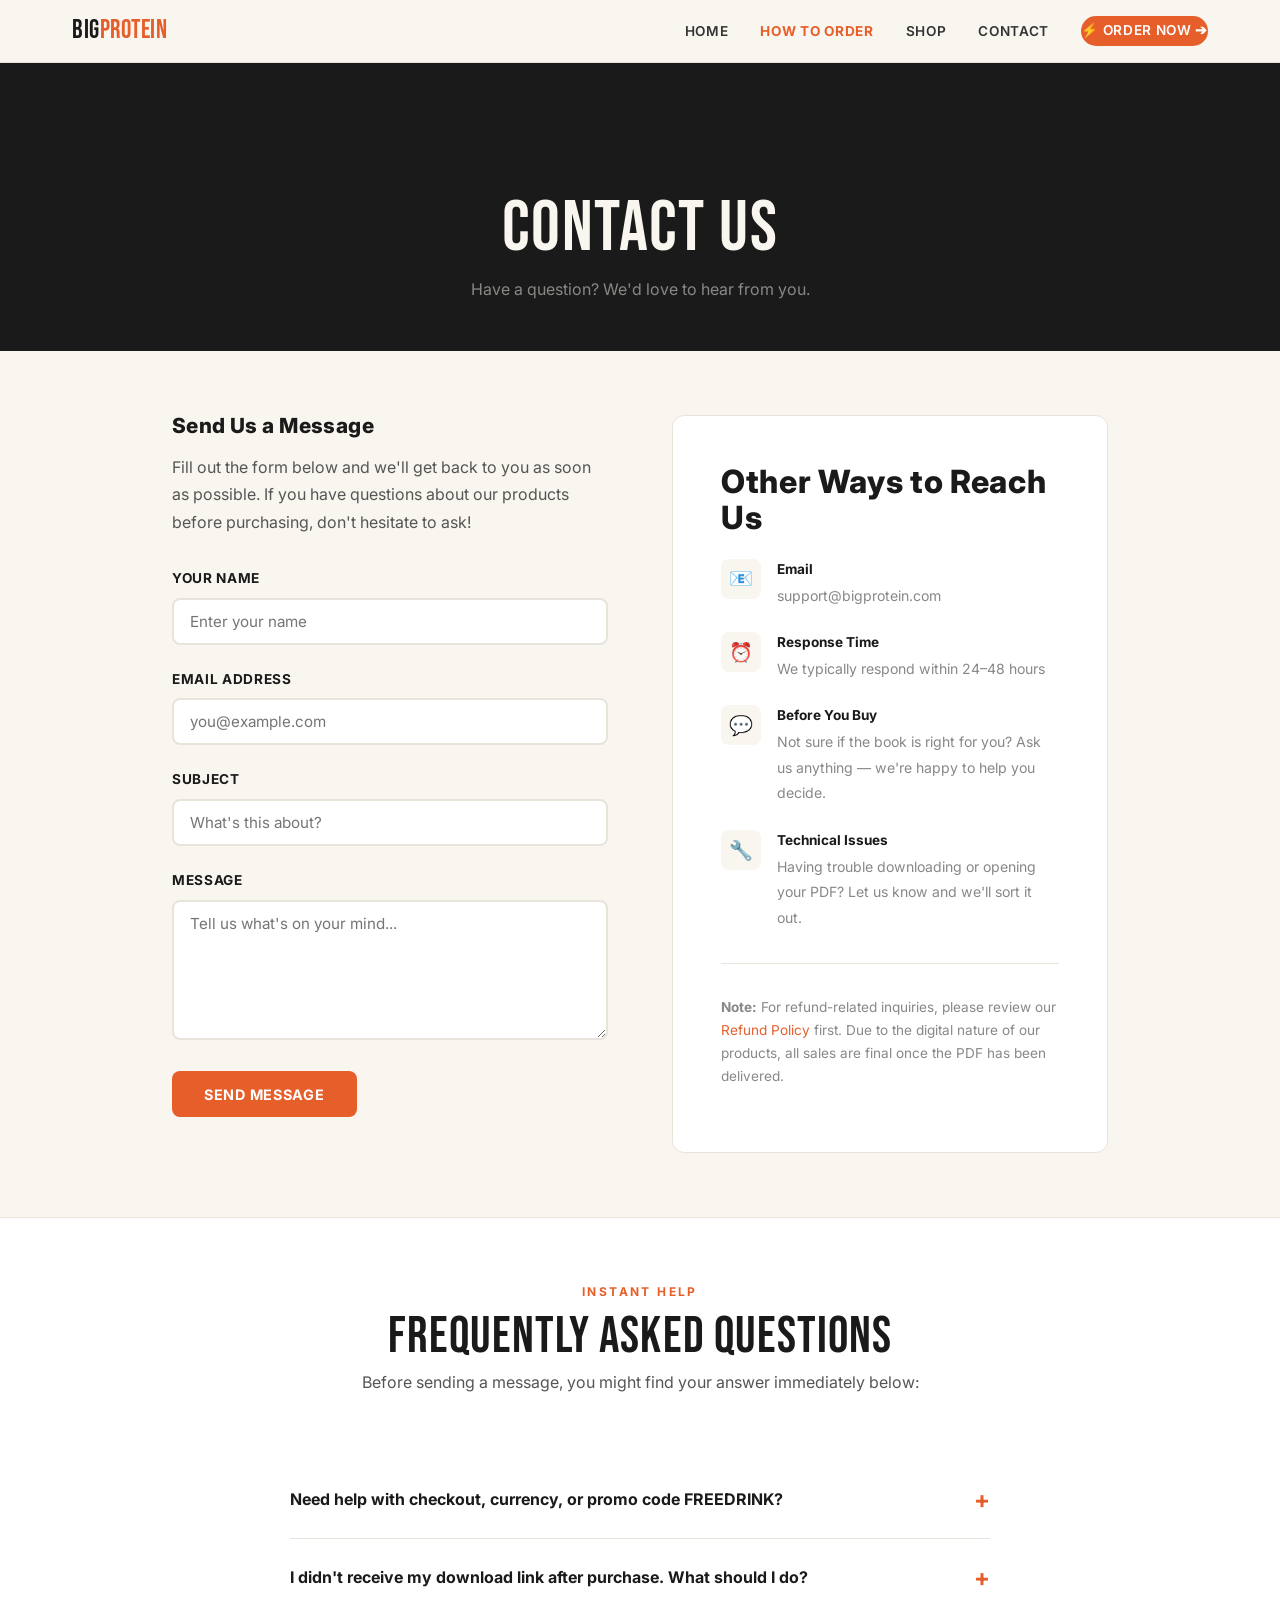
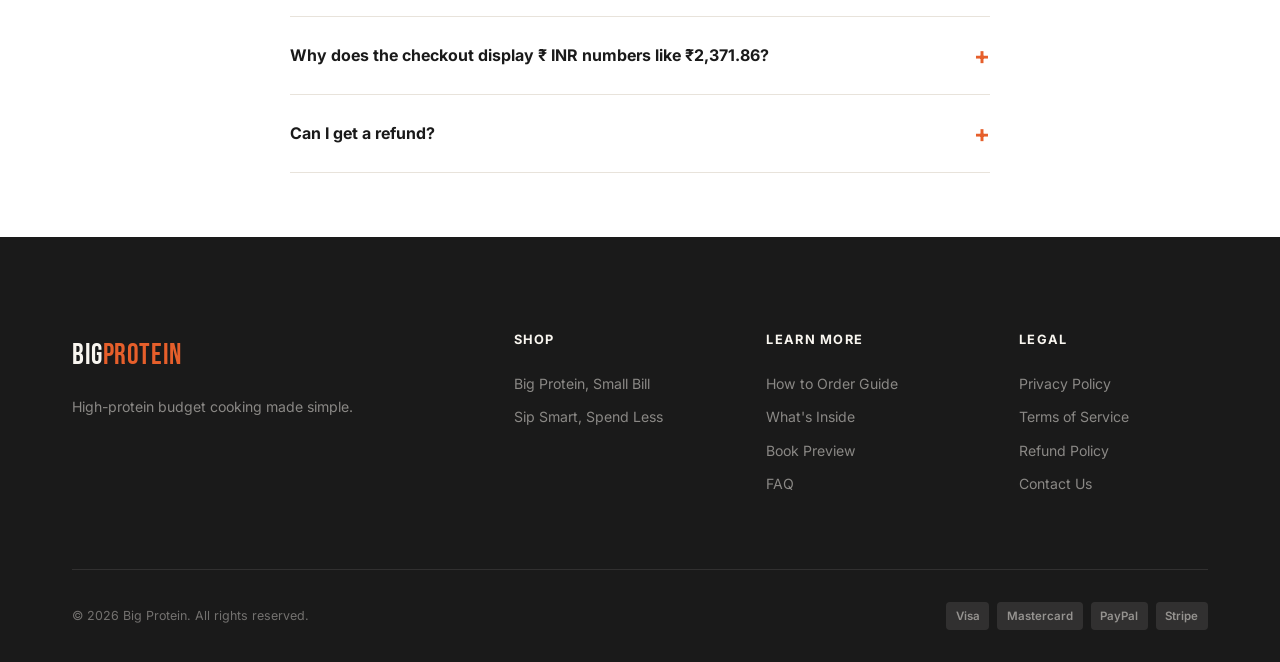
<file: contact.html>
<!DOCTYPE html>
<html lang="en">
<head>
  <meta charset="UTF-8">
  <meta name="viewport" content="width=device-width, initial-scale=1.0">
  <title>Contact Us — Big Protein</title>
  <meta name="description" content="Get in touch with the Big Protein team. Questions about our ebooks, orders, or anything else? We're here to help.">
  <link rel="stylesheet" href="css/styles.css">

  <!-- Meta Pixel Code -->
  <script>
    !function(f,b,e,v,n,t,s)
    {if(f.fbq)return;n=f.fbq=function(){n.callMethod?
    n.callMethod.apply(n,arguments):n.queue.push(arguments)};
    if(!f._fbq)f._fbq=n;n.push=n;n.loaded=!0;n.version='2.0';
    n.queue=[];t=b.createElement(e);t.async=!0;
    t.src=v;s=b.getElementsByTagName(e)[0];
    s.parentNode.insertBefore(t,s)}(window,document,'script',
    'https://connect.facebook.net/en_US/fbevents.js');
    fbq('init', '2026429358069749');
    fbq('track', 'PageView');
  </script>
  <noscript>
    <img height="1" width="1" style="display:none"
      src="https://www.facebook.com/tr?id=2026429358069749&ev=PageView&noscript=1"/>
  </noscript>
  <!-- End Meta Pixel Code -->
</head>
<body>

  <!-- Header -->
  <header class="site-header">
    <div class="header-inner">
      <a href="index.html" class="logo">
        <span class="logo-text">BIG<span>PROTEIN</span></span>
      </a>
      <nav>
        <ul class="nav-links" id="nav-links">
          <li><a href="index.html">Home</a></li>
          <li><a href="how-to-order.html" class="nav-order-link">How to Order</a></li>
          <li><a href="index.html#pricing">Shop</a></li>
          <li><a href="contact.html">Contact</a></li>
          <li>
            <a href="https://superprofile.bio/vp/big-protein-small-bill" target="_blank" rel="noopener noreferrer" class="nav-cta" onclick="handleCheckoutClick(event, this)">
              ⚡ Order Now ➔
            </a>
          </li>
        </ul>
      </nav>
      <button class="menu-toggle" id="menu-toggle" aria-label="Toggle menu">
        <span></span><span></span><span></span>
      </button>
    </div>
  </header>

  <div class="page-header">
    <div class="container">
      <h1>Contact Us</h1>
      <p>Have a question? We'd love to hear from you.</p>
    </div>
  </div>

  <div class="page-content" style="max-width: 1000px;">
    <div class="contact-grid">
      <div>
        <h2 style="margin-top: 0;">Send Us a Message</h2>
        <p style="margin-bottom: var(--space-xl);">Fill out the form below and we'll get back to you as soon as possible. If you have questions about our products before purchasing, don't hesitate to ask!</p>

        <form class="contact-form" id="contact-form" onsubmit="handleContactSubmit(event)">
          <div class="form-group">
            <label for="contact-name">Your Name</label>
            <input type="text" id="contact-name" name="name" placeholder="Enter your name" required>
          </div>
          <div class="form-group">
            <label for="contact-email">Email Address</label>
            <input type="email" id="contact-email" name="email" placeholder="you@example.com" required>
          </div>
          <div class="form-group">
            <label for="contact-subject">Subject</label>
            <input type="text" id="contact-subject" name="subject" placeholder="What's this about?">
          </div>
          <div class="form-group">
            <label for="contact-message">Message</label>
            <textarea id="contact-message" name="message" placeholder="Tell us what's on your mind..." required></textarea>
          </div>
          <button type="submit" class="btn-submit">Send Message</button>
        </form>
      </div>

      <div class="contact-info">
        <h3>Other Ways to Reach Us</h3>

        <div class="contact-detail">
          <div class="contact-detail-icon">📧</div>
          <div class="contact-detail-text">
            <strong>Email</strong>
            <span>support@bigprotein.com</span>
          </div>
        </div>

        <div class="contact-detail">
          <div class="contact-detail-icon">⏰</div>
          <div class="contact-detail-text">
            <strong>Response Time</strong>
            <span>We typically respond within 24–48 hours</span>
          </div>
        </div>

        <div class="contact-detail">
          <div class="contact-detail-icon">💬</div>
          <div class="contact-detail-text">
            <strong>Before You Buy</strong>
            <span>Not sure if the book is right for you? Ask us anything — we're happy to help you decide.</span>
          </div>
        </div>

        <div class="contact-detail">
          <div class="contact-detail-icon">🔧</div>
          <div class="contact-detail-text">
            <strong>Technical Issues</strong>
            <span>Having trouble downloading or opening your PDF? Let us know and we'll sort it out.</span>
          </div>
        </div>

        <div style="margin-top: var(--space-xl); padding-top: var(--space-xl); border-top: 1px solid var(--color-cream-darker);">
          <p style="font-size: 0.85rem; color: var(--color-text-muted);">
            <strong>Note:</strong> For refund-related inquiries, please review our <a href="refund.html">Refund Policy</a> first. Due to the digital nature of our products, all sales are final once the PDF has been delivered.
          </p>
        </div>
      </div>
    </div>
  </div>

  <!-- Quick Answers FAQ Section -->
  <section class="faq-section" id="faq" style="padding-top: var(--space-3xl); padding-bottom: var(--space-3xl); background: var(--color-white); border-top: 1px solid var(--color-cream-darker);">
    <div class="container" style="max-width: 900px;">
      <div class="text-center" style="margin-bottom: var(--space-2xl);">
        <div class="section-label">Instant Help</div>
        <h2>Frequently Asked Questions</h2>
        <p style="color: var(--color-text-secondary); max-width: 580px; margin: var(--space-xs) auto 0;">
          Before sending a message, you might find your answer immediately below:
        </p>
      </div>

      <div class="faq-list">
        <div class="faq-item">
          <button class="faq-question">
            Need help with checkout, currency, or promo code FREEDRINK?
            <span class="faq-icon">+</span>
          </button>
          <div class="faq-answer">
            <div class="faq-answer-inner">
              We have an official visual guide showing all 8 steps with real screenshots! It covers how to copy code <strong>FREEDRINK</strong>, why the checkout shows INR initially, how to switch to USD/EUR/SGD, and how email verification works. <a href="how-to-order.html" style="font-weight:700; text-decoration:underline;">Read our 8-Step Visual Checkout Guide &rarr;</a>
            </div>
          </div>
        </div>

        <div class="faq-item">
          <button class="faq-question">
            I didn't receive my download link after purchase. What should I do?
            <span class="faq-icon">+</span>
          </button>
          <div class="faq-answer">
            <div class="faq-answer-inner">
              First, check your Spam and Promotions folders for an automated email from Cosmofeed / SuperProfile. If you made a typo during email entry, please submit the form above with your name, purchase email, and approximate time of transaction, and our support team will resend your download links within 24 hours.
            </div>
          </div>
        </div>

        <div class="faq-item">
          <button class="faq-question">
            Why does the checkout display ₹ INR numbers like ₹2,371.86?
            <span class="faq-icon">+</span>
          </button>
          <div class="faq-answer">
            <div class="faq-answer-inner">
              Cosmofeed is an international creator payment network based in India, so visiting on mobile may initially show ₹2,371.86 INR. This converts to $24.99 USD. Once you tap "Get Instant Access", you can use the "Pay in" dropdown to select USD, EUR, SGD, GBP, or CAD, or pay with any international card or PayPal.
            </div>
          </div>
        </div>

        <div class="faq-item">
          <button class="faq-question">
            Can I get a refund?
            <span class="faq-icon">+</span>
          </button>
          <div class="faq-answer">
            <div class="faq-answer-inner">
              Because our cookbooks are downloadable digital PDF files that cannot be retracted once sent, all sales are final. Please review our full <a href="refund.html">Refund Policy</a> and browse our preview carousel before purchasing.
            </div>
          </div>
        </div>
      </div>
    </div>
  </section>

  <!-- Footer -->
  <footer class="site-footer">
    <div class="container">
      <div class="footer-grid">
        <div class="footer-brand">
          <div class="logo-text">BIG<span style="color:var(--color-primary);">PROTEIN</span></div>
          <p>High-protein budget cooking made simple.</p>
        </div>
        <div class="footer-col">
          <h4>Shop</h4>
          <ul>
            <li><a href="https://superprofile.bio/vp/big-protein-small-bill" target="_blank" rel="noopener noreferrer">Big Protein, Small Bill</a></li>
            <li><a href="https://superprofile.bio/vp/big-protein-small-bill" target="_blank" rel="noopener noreferrer">Sip Smart, Spend Less</a></li>
          </ul>
        </div>
        <div class="footer-col">
          <h4>Learn More</h4>
          <ul>
            <li><a href="how-to-order.html">How to Order Guide</a></li>
            <li><a href="index.html#features">What's Inside</a></li>
            <li><a href="index.html#preview">Book Preview</a></li>
            <li><a href="index.html#faq">FAQ</a></li>
          </ul>
        </div>
        <div class="footer-col">
          <h4>Legal</h4>
          <ul>
            <li><a href="privacy.html">Privacy Policy</a></li>
            <li><a href="terms.html">Terms of Service</a></li>
            <li><a href="refund.html">Refund Policy</a></li>
            <li><a href="contact.html">Contact Us</a></li>
          </ul>
        </div>
      </div>
      <div class="footer-bottom">
        <p>&copy; 2026 Big Protein. All rights reserved.</p>
        <div class="footer-payments">
          <span>Visa</span><span>Mastercard</span><span>PayPal</span><span>Stripe</span>
        </div>
      </div>
    </div>
  </footer>



  <script src="js/main.js"></script>
  <script>
    function handleContactSubmit(e) {
      e.preventDefault();
      const form = e.target;
      const btn = form.querySelector('.btn-submit');
      btn.textContent = '✓ Message Sent!';
      btn.style.background = '#2ECC71';
      btn.disabled = true;
      setTimeout(() => {
        form.reset();
        btn.textContent = 'Send Message';
        btn.style.background = '';
        btn.disabled = false;
      }, 3000);
    }
  </script>
</body>
</html>
</file>
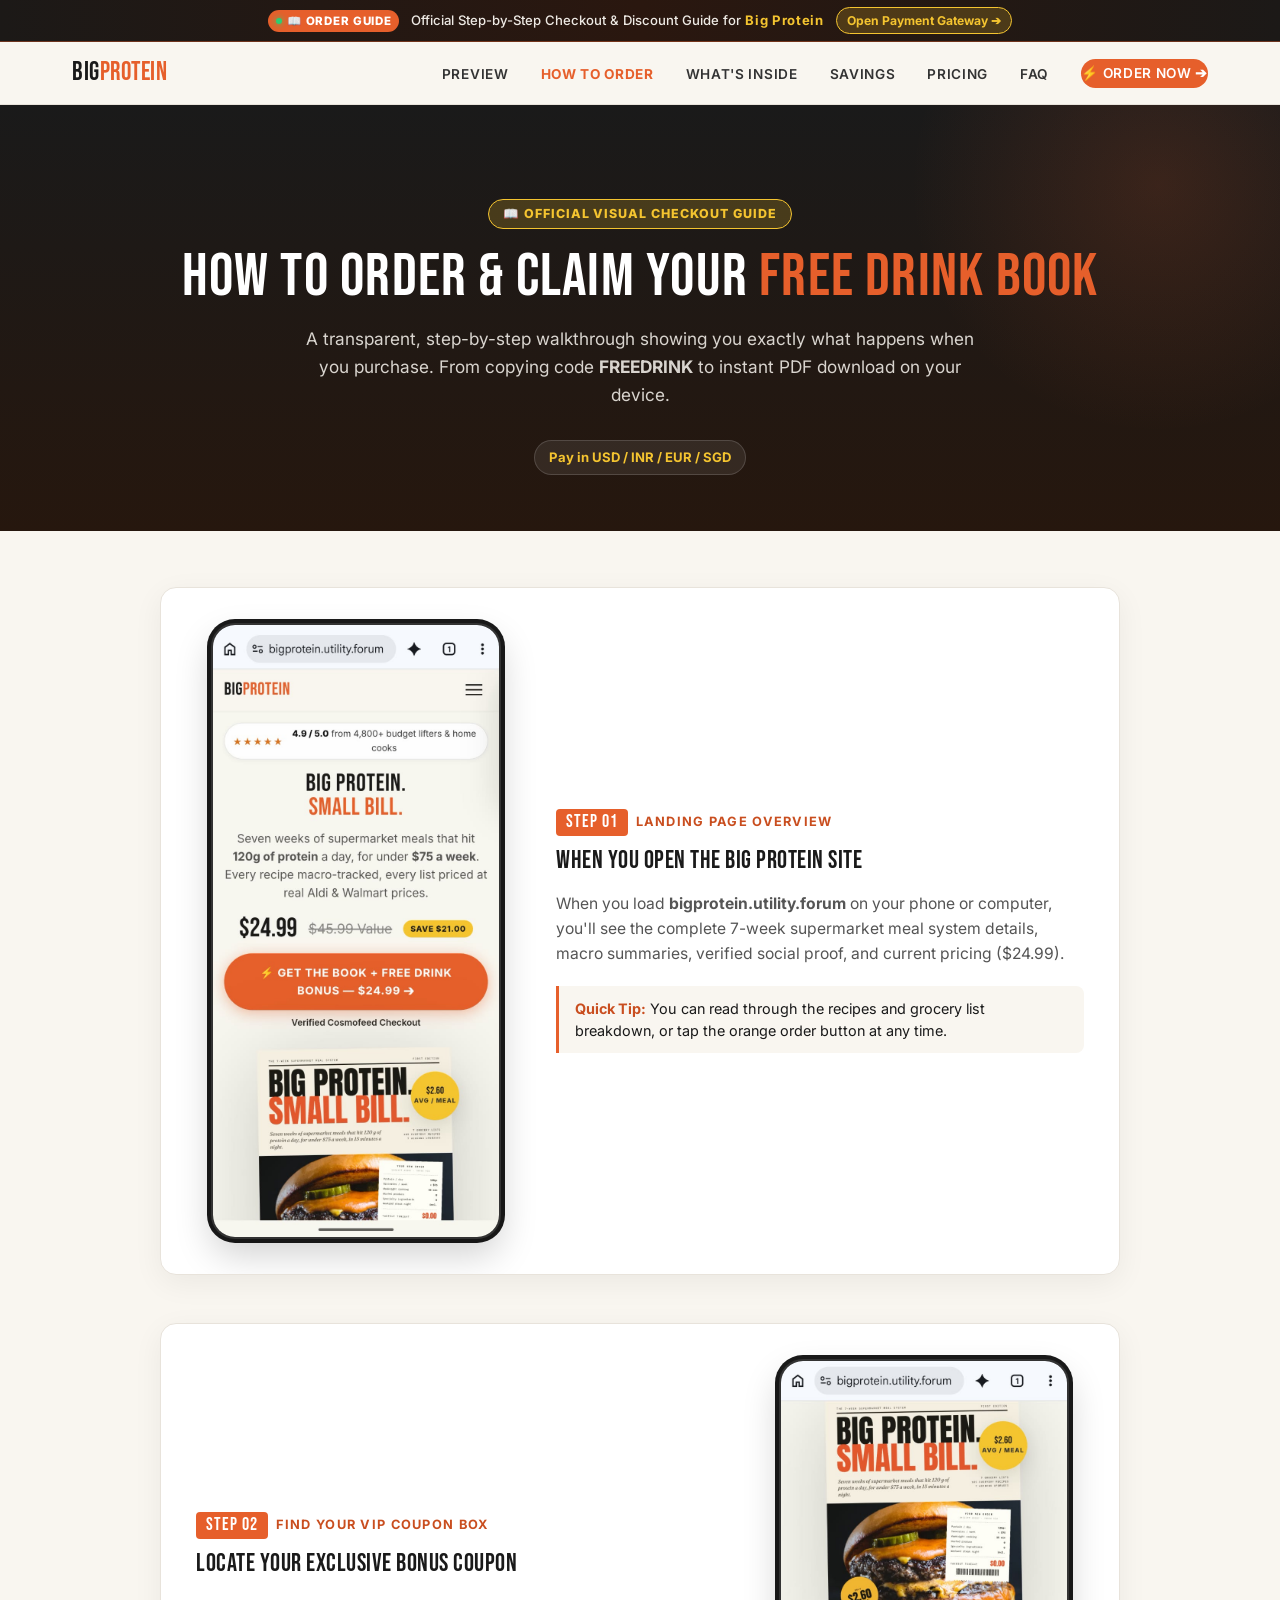
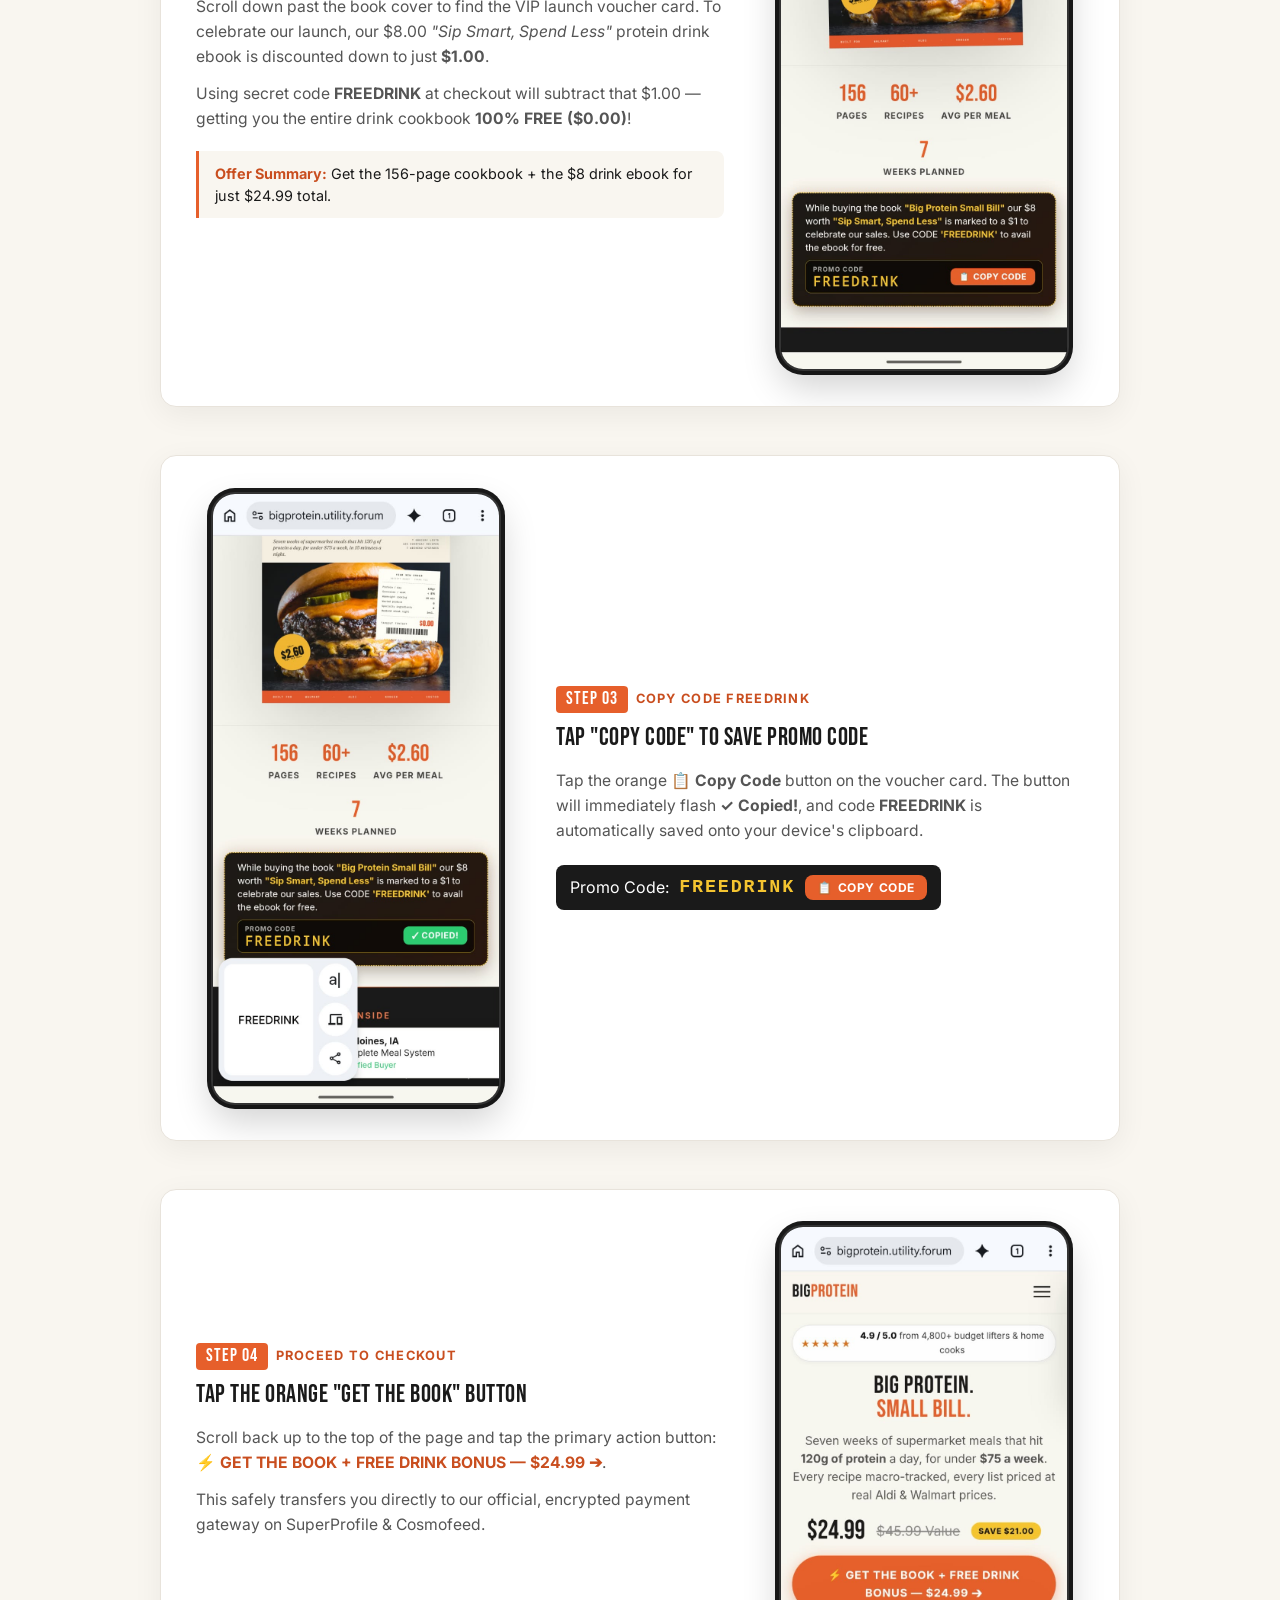
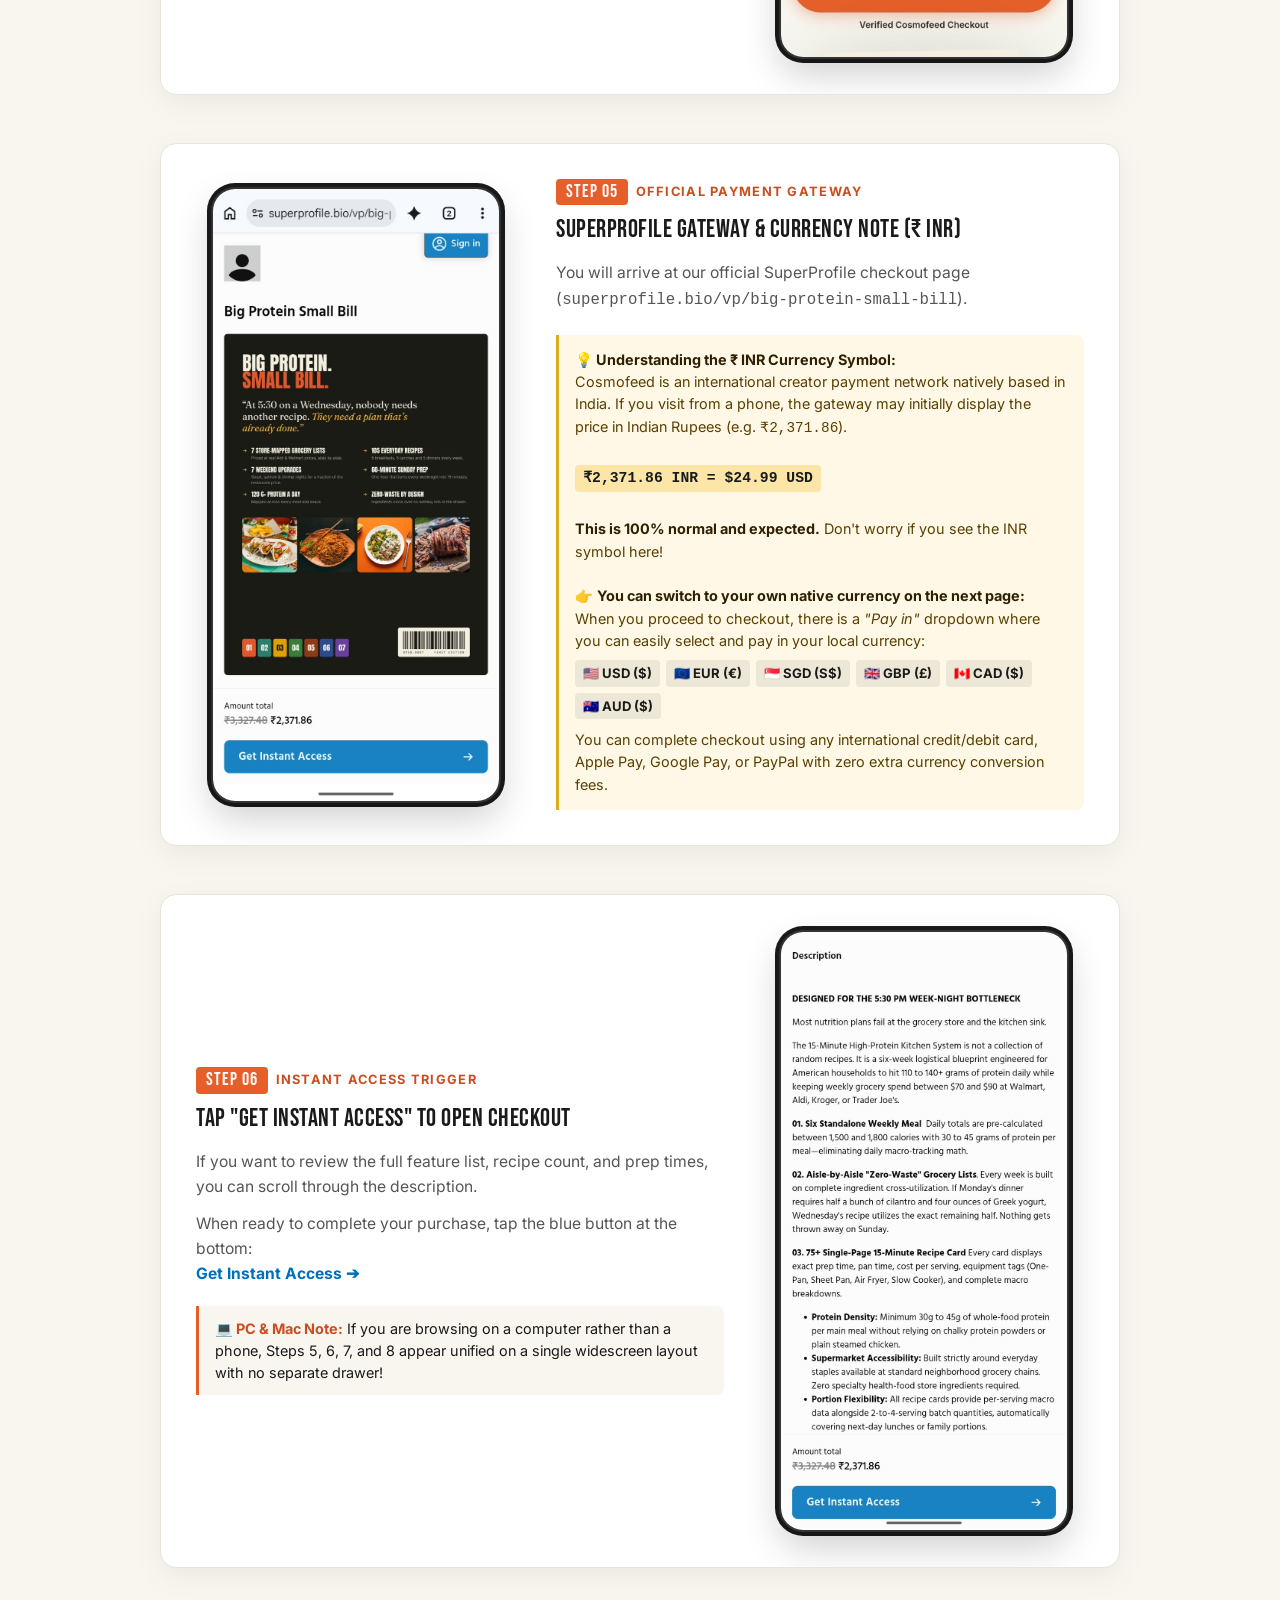
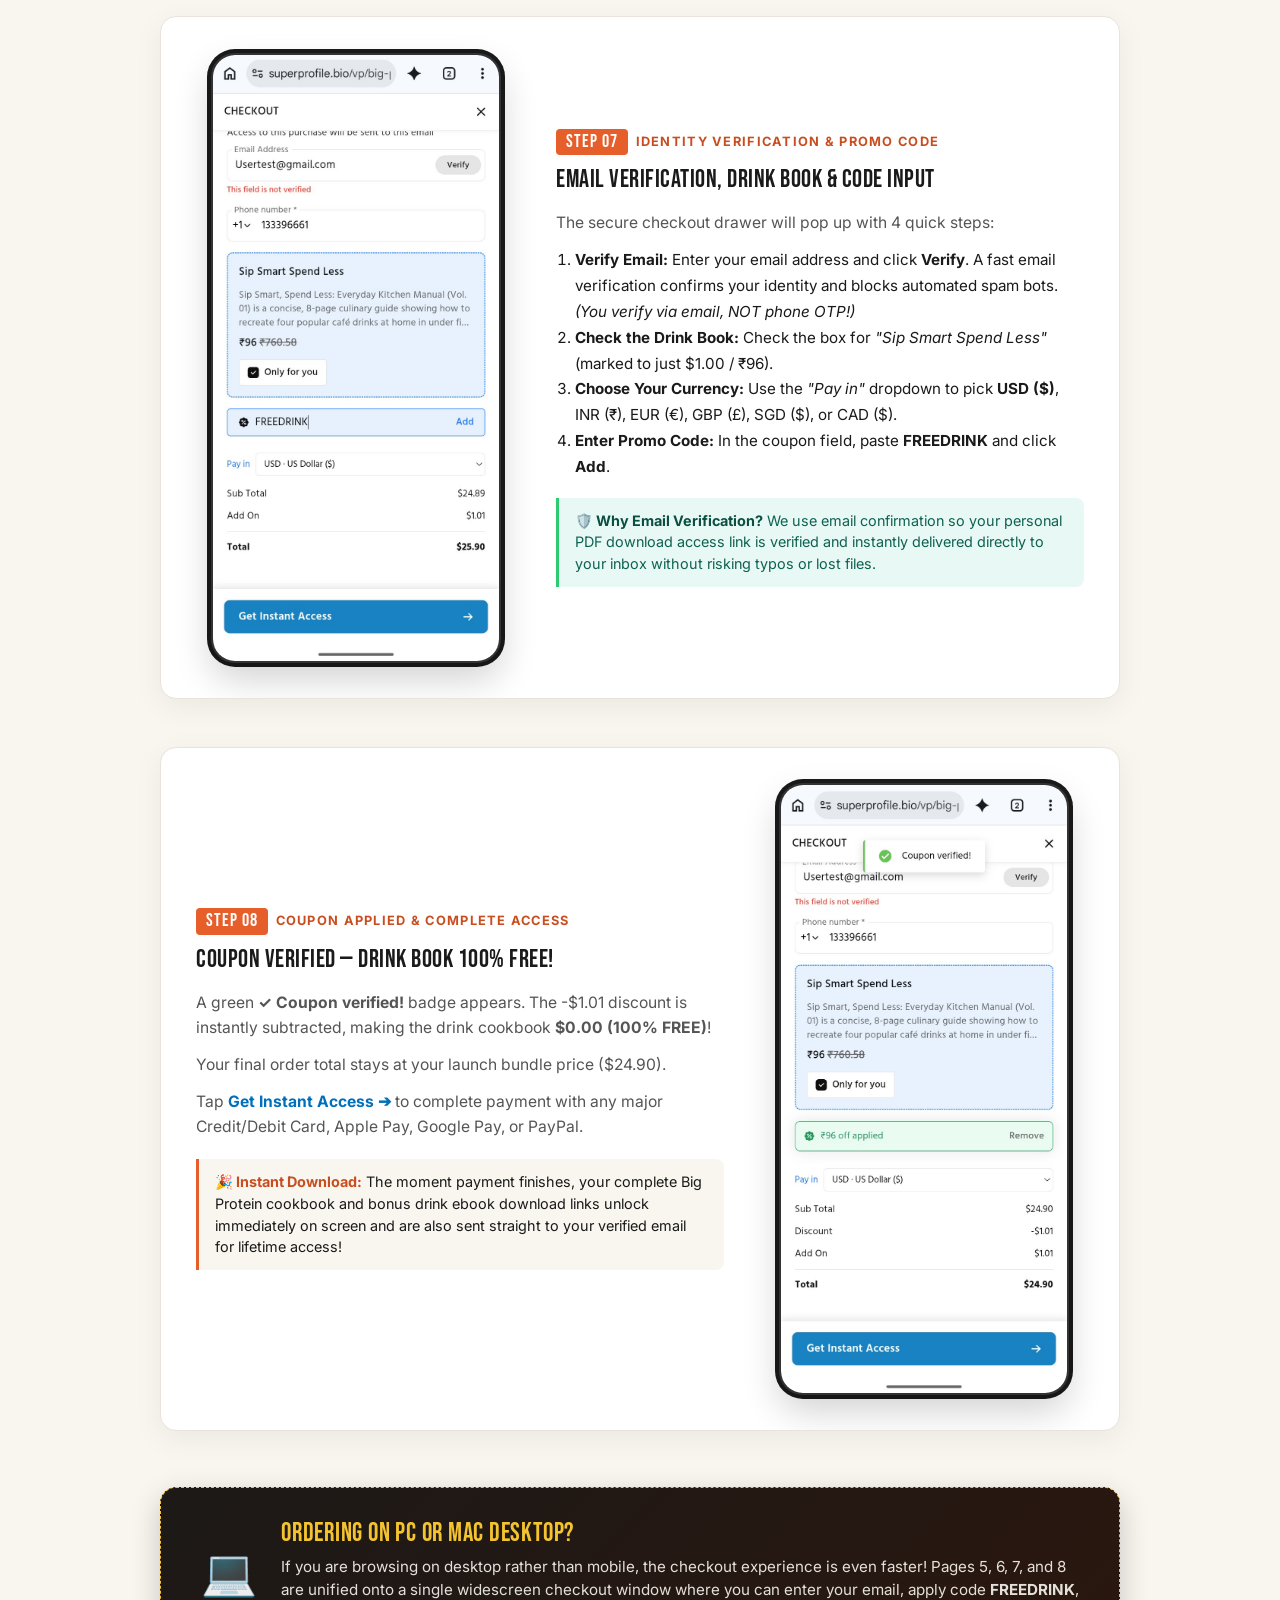
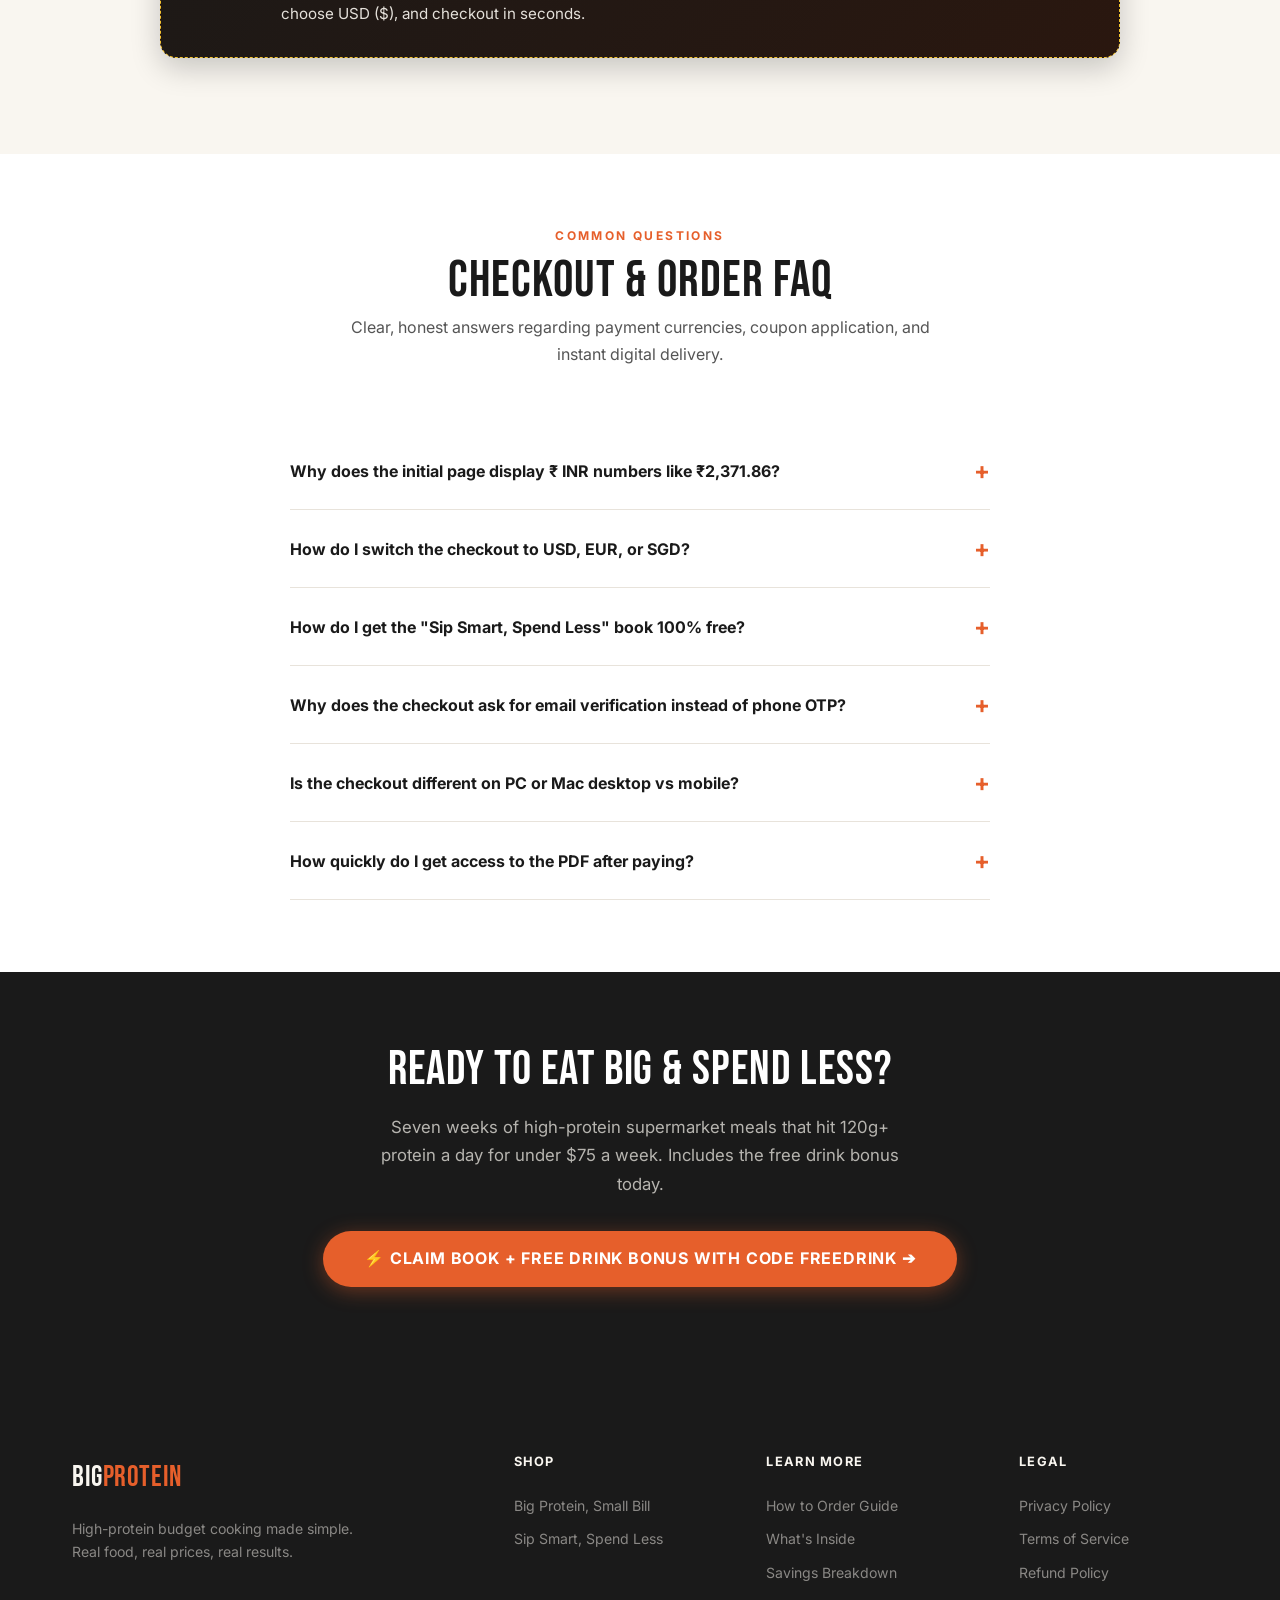
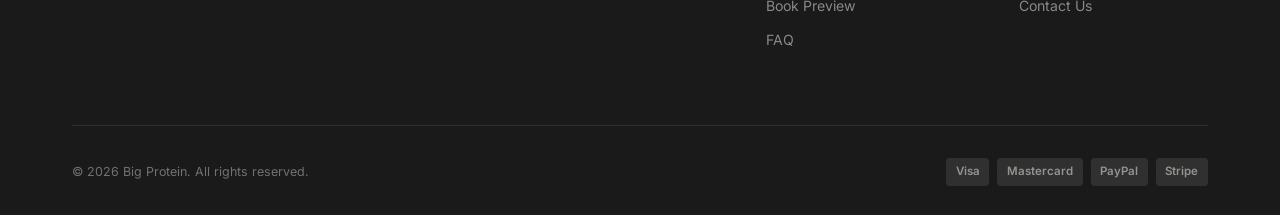
<file: how-to-order.html>
<!DOCTYPE html>
<html lang="en">
<head>
  <meta charset="UTF-8">
  <meta name="viewport" content="width=device-width, initial-scale=1.0">
  <title>How to Order & Claim Free Bonus — Step-by-Step Visual Guide | Big Protein</title>
  <meta name="description" content="Official step-by-step visual checkout guide for Big Protein, Small Bill. Learn how to copy coupon FREEDRINK, understand currency conversion (INR/USD), and claim your free drink ebook.">
  <link rel="stylesheet" href="css/styles.css">
  <style>
    /* Dedicated How to Order Guide Styles */
    .guide-page-hero {
      background: linear-gradient(180deg, #1A1A1A 0%, #26170E 100%);
      color: var(--color-white);
      padding: calc(var(--header-height) + 2rem) 0 3.5rem;
      text-align: center;
      position: relative;
      overflow: hidden;
    }

    .guide-page-hero::before {
      content: '';
      position: absolute;
      top: -40%;
      right: -10%;
      width: 500px;
      height: 500px;
      background: radial-gradient(circle, rgba(230, 95, 43, 0.15) 0%, transparent 70%);
      border-radius: 50%;
      pointer-events: none;
    }

    .guide-hero-badge {
      display: inline-flex;
      align-items: center;
      gap: 6px;
      background: rgba(244, 196, 48, 0.2);
      border: 1px solid var(--color-accent);
      color: var(--color-accent);
      padding: 4px 14px;
      border-radius: var(--radius-full);
      font-size: 0.78rem;
      font-weight: 800;
      letter-spacing: 0.08em;
      text-transform: uppercase;
      margin-bottom: var(--space-md);
    }

    .guide-page-hero h1 {
      font-family: var(--font-display);
      font-size: clamp(2.4rem, 5vw, 3.8rem);
      letter-spacing: 0.02em;
      line-height: 1.05;
      color: var(--color-white);
      margin-bottom: var(--space-md);
    }

    .guide-page-hero h1 span {
      color: var(--color-primary);
    }

    .guide-page-hero p.lead {
      color: rgba(249, 246, 240, 0.85);
      font-size: 1.08rem;
      max-width: 680px;
      margin: 0 auto var(--space-xl);
      line-height: 1.6;
    }

    .guide-quick-pills {
      display: flex;
      justify-content: center;
      align-items: center;
      gap: 12px;
      flex-wrap: wrap;
      max-width: 800px;
      margin: 0 auto;
    }

    .guide-pill {
      background: rgba(255, 255, 255, 0.08);
      border: 1px solid rgba(255, 255, 255, 0.15);
      color: var(--color-cream);
      padding: 6px 14px;
      border-radius: var(--radius-full);
      font-size: 0.82rem;
      font-weight: 600;
      display: inline-flex;
      align-items: center;
      gap: 6px;
    }

    .guide-pill strong {
      color: var(--color-accent);
    }

    /* Steps Section */
    .guide-content-section {
      padding: 3.5rem 0 5rem;
      background: var(--color-cream);
    }

    .guide-timeline {
      max-width: 960px;
      margin: 0 auto;
      display: flex;
      flex-direction: column;
      gap: 3rem;
    }

    .step-card {
      background: var(--color-white);
      border: 1px solid var(--color-cream-darker);
      border-radius: var(--radius-xl);
      box-shadow: 0 8px 30px rgba(0, 0, 0, 0.06);
      padding: 2.2rem;
      display: grid;
      grid-template-columns: 320px 1fr;
      gap: 2.5rem;
      align-items: center;
      transition: transform var(--transition-base), box-shadow var(--transition-base);
      position: relative;
      overflow: hidden;
    }

    .step-card:hover {
      box-shadow: 0 12px 40px rgba(230, 95, 43, 0.12);
      transform: translateY(-2px);
    }

    .step-card.reverse {
      grid-template-columns: 1fr 320px;
    }

    .step-card.reverse .step-media {
      order: 2;
    }

    .step-card.reverse .step-info {
      order: 1;
    }

    .step-media {
      display: flex;
      justify-content: center;
      align-items: center;
      position: relative;
    }

    .step-phone-frame {
      max-width: 290px;
      width: 100%;
      border-radius: 24px;
      overflow: hidden;
      box-shadow: 0 16px 36px rgba(0, 0, 0, 0.18), 0 0 0 4px #1A1A1A;
      border: 2px solid #333333;
      background: #000;
      transition: transform var(--transition-slow);
    }

    .step-phone-frame:hover {
      transform: scale(1.02);
    }

    .step-phone-frame img {
      width: 100%;
      height: auto;
      display: block;
    }

    .step-info {
      display: flex;
      flex-direction: column;
      gap: var(--space-sm);
    }

    .step-header-tag {
      display: inline-flex;
      align-items: center;
      gap: 8px;
    }

    .step-number-badge {
      background: var(--color-primary);
      color: var(--color-white);
      font-family: var(--font-display);
      font-size: 1.15rem;
      line-height: 1;
      padding: 4px 10px;
      border-radius: var(--radius-sm);
      letter-spacing: 0.05em;
    }

    .step-subheading {
      font-size: 0.8rem;
      text-transform: uppercase;
      letter-spacing: 0.1em;
      font-weight: 700;
      color: var(--color-primary-dark);
    }

    .step-info h3 {
      font-size: 1.55rem;
      color: var(--color-charcoal);
      line-height: 1.25;
      margin: 2px 0 6px;
    }

    .step-info p {
      font-size: 0.98rem;
      color: var(--color-text-secondary);
      line-height: 1.6;
      margin-bottom: var(--space-xs);
    }

    .step-highlight-box {
      background: var(--color-cream);
      border-left: 3.5px solid var(--color-primary);
      padding: 12px 16px;
      border-radius: 0 var(--radius-md) var(--radius-md) 0;
      font-size: 0.9rem;
      color: var(--color-charcoal);
      margin-top: 8px;
      line-height: 1.5;
    }

    .step-highlight-box strong {
      color: var(--color-primary-dark);
    }

    .step-currency-alert {
      background: #FFF8E7;
      border-left: 3.5px solid var(--color-accent-dark);
      padding: 14px 16px;
      border-radius: 0 var(--radius-md) var(--radius-md) 0;
      font-size: 0.9rem;
      color: #5A4000;
      margin-top: 10px;
      line-height: 1.55;
    }

    .step-currency-alert strong {
      color: #2E2000;
    }

    .step-currency-alert .currency-math {
      display: inline-block;
      background: rgba(244, 196, 48, 0.35);
      font-weight: 800;
      padding: 2px 8px;
      border-radius: var(--radius-sm);
      color: #1A1A1A;
      font-family: monospace;
      font-size: 0.92rem;
      margin: 4px 0;
    }

    .step-verification-alert {
      background: #E8F8F5;
      border-left: 3.5px solid var(--color-success);
      padding: 12px 16px;
      border-radius: 0 var(--radius-md) var(--radius-md) 0;
      font-size: 0.9rem;
      color: #0E6251;
      margin-top: 10px;
      line-height: 1.5;
    }

    .step-verification-alert strong {
      color: #0B4F41;
    }

    .step-copy-box {
      display: flex;
      align-items: center;
      gap: 10px;
      background: #1A1A1A;
      color: #FFFFFF;
      padding: 8px 14px;
      border-radius: var(--radius-md);
      margin-top: 10px;
      width: fit-content;
    }

    .step-copy-code {
      font-family: monospace;
      font-size: 1.15rem;
      font-weight: 900;
      color: var(--color-accent);
      letter-spacing: 0.1em;
    }

    /* Desktop View Notice Box */
    .pc-view-notice-banner {
      background: linear-gradient(135deg, #1C1917 0%, #2A170F 100%);
      color: var(--color-white);
      border: 1.5px dashed var(--color-accent);
      border-radius: var(--radius-xl);
      padding: 2rem 2.5rem;
      margin: 3.5rem auto 1rem;
      max-width: 960px;
      display: flex;
      gap: 1.5rem;
      align-items: center;
      box-shadow: 0 10px 30px rgba(0, 0, 0, 0.2);
    }

    .pc-notice-icon {
      font-size: 2.8rem;
      line-height: 1;
      flex-shrink: 0;
    }

    .pc-notice-content h4 {
      font-family: var(--font-display);
      font-size: 1.6rem;
      letter-spacing: 0.03em;
      color: var(--color-accent);
      margin-bottom: 6px;
    }

    .pc-notice-content p {
      color: rgba(249, 246, 240, 0.9);
      font-size: 0.95rem;
      line-height: 1.55;
      margin: 0;
    }

    /* Bottom Action CTA */
    .guide-bottom-cta {
      background: #1A1A1A;
      color: var(--color-white);
      padding: 4.5rem 0;
      text-align: center;
    }

    .guide-bottom-cta h2 {
      font-family: var(--font-display);
      font-size: clamp(2rem, 4vw, 3rem);
      color: var(--color-white);
      margin-bottom: var(--space-md);
    }

    .guide-bottom-cta p {
      color: rgba(249, 246, 240, 0.7);
      max-width: 540px;
      margin: 0 auto var(--space-xl);
      font-size: 1.05rem;
    }

    /* Mobile Responsive */
    @media (max-width: 860px) {
      .step-card,
      .step-card.reverse {
        grid-template-columns: 1fr;
        padding: 1.6rem;
        gap: 1.8rem;
      }

      .step-card.reverse .step-media {
        order: 0;
      }

      .step-card.reverse .step-info {
        order: 1;
      }

      .step-phone-frame {
        max-width: 260px;
      }

      .pc-view-notice-banner {
        flex-direction: column;
        text-align: center;
        padding: 1.6rem;
      }
    }

    /* Suppress bottom floating conversion bar on guide page */
    .sticky-funnel-bar,
    #sticky-funnel-bar {
      display: none !important;
      visibility: hidden !important;
      pointer-events: none !important;
    }
  </style>

  <!-- Meta Pixel Code -->
  <script>
    !function(f,b,e,v,n,t,s)
    {if(f.fbq)return;n=f.fbq=function(){n.callMethod?
    n.callMethod.apply(n,arguments):n.queue.push(arguments)};
    if(!f._fbq)f._fbq=n;n.push=n;n.loaded=!0;n.version='2.0';
    n.queue=[];t=b.createElement(e);t.async=!0;
    t.src=v;s=b.getElementsByTagName(e)[0];
    s.parentNode.insertBefore(t,s)}(window,document,'script',
    'https://connect.facebook.net/en_US/fbevents.js');
    fbq('init', '2026429358069749');
    fbq('track', 'PageView');
  </script>
  <noscript>
    <img height="1" width="1" style="display:none"
      src="https://www.facebook.com/tr?id=2026429358069749&ev=PageView&noscript=1"/>
  </noscript>
  <!-- End Meta Pixel Code -->
</head>
<body class="no-sticky-bar">

  <!-- ========== HEADER ========== -->
  <header class="site-header" id="site-header">
    <!-- Sticky How to Order Notice Bar -->
    <aside class="sticky-order-bar" aria-label="Order Guide Announcement">
      <div class="sticky-order-inner">
        <span class="sticky-order-badge"><span class="pulse-dot"></span> 📖 ORDER GUIDE</span>
        <span class="sticky-order-text">Official Step-by-Step Checkout &amp; Discount Guide for <strong>Big Protein</strong></span>
        <a href="https://superprofile.bio/vp/big-protein-small-bill" target="_blank" rel="noopener noreferrer" class="sticky-order-btn" onclick="handleCheckoutClick(event, this)">Open Payment Gateway ➔</a>
      </div>
    </aside>

    <div class="header-inner">
      <a href="index.html" class="logo">
        <span class="logo-text">BIG<span>PROTEIN</span></span>
      </a>

      <nav>
        <ul class="nav-links" id="nav-links">
          <li><a href="index.html#preview">Preview</a></li>
          <li><a href="how-to-order.html" class="nav-order-link">How to Order</a></li>
          <li><a href="index.html#features">What's Inside</a></li>
          <li><a href="index.html#comparison">Savings</a></li>
          <li><a href="index.html#pricing">Pricing</a></li>
          <li><a href="#faq">FAQ</a></li>
          <li>
            <a href="https://superprofile.bio/vp/big-protein-small-bill" target="_blank" rel="noopener noreferrer" class="nav-cta" onclick="handleCheckoutClick(event, this)">
              ⚡ Order Now ➔
            </a>
          </li>
        </ul>
      </nav>

      <button class="menu-toggle" id="menu-toggle" aria-label="Toggle menu">
        <span></span>
        <span></span>
        <span></span>
      </button>
    </div>
  </header>

  <!-- ========== GUIDE HERO ========== -->
  <section class="guide-page-hero">
    <div class="container">
      <div class="guide-hero-badge">📖 Official Visual Checkout Guide</div>
      <h1>HOW TO ORDER &amp; CLAIM YOUR <span>FREE DRINK BOOK</span></h1>
      <p class="lead">
        A transparent, step-by-step walkthrough showing you exactly what happens when you purchase. From copying code <strong>FREEDRINK</strong> to instant PDF download on your device.
      </p>

      <div class="guide-quick-pills">
        <span class="guide-pill"><strong>Pay in USD / INR / EUR / SGD</strong></span>
      </div>
    </div>
  </section>

  <!-- ========== STEP BY STEP WALKTHROUGH ========== -->
  <section class="guide-content-section">
    <div class="container">
      <div class="guide-timeline">

        <!-- STEP 1 -->
        <article class="step-card">
          <div class="step-media">
            <div class="step-phone-frame">
              <img src="images/Payment%20process/1.jpeg" alt="Step 1: Big Protein Landing Page" loading="lazy">
            </div>
          </div>
          <div class="step-info">
            <div class="step-header-tag">
              <span class="step-number-badge">STEP 01</span>
              <span class="step-subheading">Landing Page Overview</span>
            </div>
            <h3>When You Open the Big Protein Site</h3>
            <p>
              When you load <strong>bigprotein.utility.forum</strong> on your phone or computer, you'll see the complete 7-week supermarket meal system details, macro summaries, verified social proof, and current pricing ($24.99).
            </p>
            <div class="step-highlight-box">
              <strong>Quick Tip:</strong> You can read through the recipes and grocery list breakdown, or tap the orange order button at any time.
            </div>
          </div>
        </article>

        <!-- STEP 2 -->
        <article class="step-card reverse">
          <div class="step-media">
            <div class="step-phone-frame">
              <img src="images/Payment%20process/2.jpeg" alt="Step 2: VIP Coupon Box on Big Protein" loading="lazy">
            </div>
          </div>
          <div class="step-info">
            <div class="step-header-tag">
              <span class="step-number-badge">STEP 02</span>
              <span class="step-subheading">Find Your VIP Coupon Box</span>
            </div>
            <h3>Locate Your Exclusive Bonus Coupon</h3>
            <p>
              Scroll down past the book cover to find the VIP launch voucher card. To celebrate our launch, our $8.00 <em>"Sip Smart, Spend Less"</em> protein drink ebook is discounted down to just <strong>$1.00</strong>.
            </p>
            <p>
              Using secret code <strong>FREEDRINK</strong> at checkout will subtract that $1.00 — getting you the entire drink cookbook <strong>100% FREE ($0.00)</strong>!
            </p>
            <div class="step-highlight-box">
              <strong>Offer Summary:</strong> Get the 156-page cookbook + the $8 drink ebook for just $24.99 total.
            </div>
          </div>
        </article>

        <!-- STEP 3 -->
        <article class="step-card">
          <div class="step-media">
            <div class="step-phone-frame">
              <img src="images/Payment%20process/3.jpeg" alt="Step 3: Copy Code FREEDRINK" loading="lazy">
            </div>
          </div>
          <div class="step-info">
            <div class="step-header-tag">
              <span class="step-number-badge">STEP 03</span>
              <span class="step-subheading">Copy Code FREEDRINK</span>
            </div>
            <h3>Tap "Copy Code" to Save Promo Code</h3>
            <p>
              Tap the orange <strong>📋 Copy Code</strong> button on the voucher card. The button will immediately flash <strong>✓ Copied!</strong>, and code <strong>FREEDRINK</strong> is automatically saved onto your device's clipboard.
            </p>
            <div class="step-copy-box">
              <span>Promo Code:</span>
              <span class="step-copy-code">FREEDRINK</span>
              <button class="btn-copy-code" onclick="copyCouponCode('FREEDRINK', this)">
                <span>📋</span> Copy Code
              </button>
            </div>
          </div>
        </article>

        <!-- STEP 4 -->
        <article class="step-card reverse">
          <div class="step-media">
            <div class="step-phone-frame">
              <img src="images/Payment%20process/4.jpeg" alt="Step 4: Tap Get The Book Button" loading="lazy">
            </div>
          </div>
          <div class="step-info">
            <div class="step-header-tag">
              <span class="step-number-badge">STEP 04</span>
              <span class="step-subheading">Proceed to Checkout</span>
            </div>
            <h3>Tap the Orange "Get The Book" Button</h3>
            <p>
              Scroll back up to the top of the page and tap the primary action button:
              <br>
              <strong style="color:var(--color-primary-dark);">⚡ GET THE BOOK + FREE DRINK BONUS — $24.99 ➔</strong>.
            </p>
            <p>
              This safely transfers you directly to our official, encrypted payment gateway on SuperProfile &amp; Cosmofeed.
            </p>
          </div>
        </article>

        <!-- STEP 5 -->
        <article class="step-card">
          <div class="step-media">
            <div class="step-phone-frame">
              <img src="images/Payment%20process/5.jpeg" alt="Step 5: SuperProfile / Cosmofeed Landing Page" loading="lazy">
            </div>
          </div>
          <div class="step-info">
            <div class="step-header-tag">
              <span class="step-number-badge">STEP 05</span>
              <span class="step-subheading">Official Payment Gateway</span>
            </div>
            <h3>SuperProfile Gateway &amp; Currency Note (₹ INR)</h3>
            <p>
              You will arrive at our official SuperProfile checkout page (<code>superprofile.bio/vp/big-protein-small-bill</code>).
            </p>
            <div class="step-currency-alert">
              <strong>💡 Understanding the ₹ INR Currency Symbol:</strong><br>
              Cosmofeed is an international creator payment network natively based in India. If you visit from a phone, the gateway may initially display the price in Indian Rupees (e.g. <code>₹2,371.86</code>).
              <br><br>
              <span class="currency-math">₹2,371.86 INR = $24.99 USD</span>
              <br><br>
              <strong>This is 100% normal and expected.</strong> Don't worry if you see the INR symbol here!
              <br><br>
              👉 <strong>You can switch to your own native currency on the next page:</strong><br>
              When you proceed to checkout, there is a <em>"Pay in"</em> dropdown where you can easily select and pay in your local currency:
              <div style="display: flex; flex-wrap: wrap; gap: 6px; margin: 8px 0 10px;">
                <span style="background: rgba(26,26,26,0.08); padding: 3px 8px; border-radius: 4px; font-weight: 700; font-size: 0.82rem; color: #1A1A1A;">🇺🇸 USD ($)</span>
                <span style="background: rgba(26,26,26,0.08); padding: 3px 8px; border-radius: 4px; font-weight: 700; font-size: 0.82rem; color: #1A1A1A;">🇪🇺 EUR (€)</span>
                <span style="background: rgba(26,26,26,0.08); padding: 3px 8px; border-radius: 4px; font-weight: 700; font-size: 0.82rem; color: #1A1A1A;">🇸🇬 SGD (S$)</span>
                <span style="background: rgba(26,26,26,0.08); padding: 3px 8px; border-radius: 4px; font-weight: 700; font-size: 0.82rem; color: #1A1A1A;">🇬🇧 GBP (£)</span>
                <span style="background: rgba(26,26,26,0.08); padding: 3px 8px; border-radius: 4px; font-weight: 700; font-size: 0.82rem; color: #1A1A1A;">🇨🇦 CAD ($)</span>
                <span style="background: rgba(26,26,26,0.08); padding: 3px 8px; border-radius: 4px; font-weight: 700; font-size: 0.82rem; color: #1A1A1A;">🇦🇺 AUD ($)</span>
              </div>
              You can complete checkout using any international credit/debit card, Apple Pay, Google Pay, or PayPal with zero extra currency conversion fees.
            </div>
          </div>
        </article>

        <!-- STEP 6 -->
        <article class="step-card reverse">
          <div class="step-media">
            <div class="step-phone-frame">
              <img src="images/Payment%20process/6.jpeg" alt="Step 6: Product Description & Get Instant Access" loading="lazy">
            </div>
          </div>
          <div class="step-info">
            <div class="step-header-tag">
              <span class="step-number-badge">STEP 06</span>
              <span class="step-subheading">Instant Access Trigger</span>
            </div>
            <h3>Tap "Get Instant Access" to Open Checkout</h3>
            <p>
              If you want to review the full feature list, recipe count, and prep times, you can scroll through the description.
            </p>
            <p>
              When ready to complete your purchase, tap the blue button at the bottom:
              <br>
              <strong style="color:#0070BA;">Get Instant Access ➔</strong>
            </p>
            <div class="step-highlight-box">
              <strong>💻 PC &amp; Mac Note:</strong> If you are browsing on a computer rather than a phone, Steps 5, 6, 7, and 8 appear unified on a single widescreen layout with no separate drawer!
            </div>
          </div>
        </article>

        <!-- STEP 7 -->
        <article class="step-card">
          <div class="step-media">
            <div class="step-phone-frame">
              <img src="images/Payment%20process/7.jpeg" alt="Step 7: Verification, Order Bump and Promo Code Input" loading="lazy">
            </div>
          </div>
          <div class="step-info">
            <div class="step-header-tag">
              <span class="step-number-badge">STEP 07</span>
              <span class="step-subheading">Identity Verification &amp; Promo Code</span>
            </div>
            <h3>Email Verification, Drink Book &amp; Code Input</h3>
            <p>The secure checkout drawer will pop up with 4 quick steps:</p>
            <ol style="margin-left: 1.2rem; color: var(--color-charcoal); line-height: 1.7; font-size: 0.95rem;">
              <li>
                <strong>Verify Email:</strong> Enter your email address and click <strong>Verify</strong>. A fast email verification confirms your identity and blocks automated spam bots. <em>(You verify via email, NOT phone OTP!)</em>
              </li>
              <li>
                <strong>Check the Drink Book:</strong> Check the box for <em>"Sip Smart Spend Less"</em> (marked to just $1.00 / ₹96).
              </li>
              <li>
                <strong>Choose Your Currency:</strong> Use the <em>"Pay in"</em> dropdown to pick <strong>USD ($)</strong>, INR (₹), EUR (€), GBP (£), SGD ($), or CAD ($).
              </li>
              <li>
                <strong>Enter Promo Code:</strong> In the coupon field, paste <strong>FREEDRINK</strong> and click <strong>Add</strong>.
              </li>
            </ol>
            <div class="step-verification-alert">
              <strong>🛡️ Why Email Verification?</strong> We use email confirmation so your personal PDF download access link is verified and instantly delivered directly to your inbox without risking typos or lost files.
            </div>
          </div>
        </article>

        <!-- STEP 8 -->
        <article class="step-card reverse">
          <div class="step-media">
            <div class="step-phone-frame">
              <img src="images/Payment%20process/8.jpeg" alt="Step 8: Coupon Verified and 100% Free Drink Book" loading="lazy">
            </div>
          </div>
          <div class="step-info">
            <div class="step-header-tag">
              <span class="step-number-badge">STEP 08</span>
              <span class="step-subheading">Coupon Applied &amp; Complete Access</span>
            </div>
            <h3>Coupon Verified — Drink Book 100% FREE!</h3>
            <p>
              A green <strong>✓ Coupon verified!</strong> badge appears. The -$1.01 discount is instantly subtracted, making the drink cookbook <strong>$0.00 (100% FREE)</strong>!
            </p>
            <p>
              Your final order total stays at your launch bundle price ($24.90).
            </p>
            <p>
              Tap <strong style="color:#0070BA;">Get Instant Access ➔</strong> to complete payment with any major Credit/Debit Card, Apple Pay, Google Pay, or PayPal.
            </p>
            <div class="step-highlight-box">
              <strong>🎉 Instant Download:</strong> The moment payment finishes, your complete Big Protein cookbook and bonus drink ebook download links unlock immediately on screen and are also sent straight to your verified email for lifetime access!
            </div>
          </div>
        </article>

      </div>

      <!-- PC & Desktop Unified View Box -->
      <div class="pc-view-notice-banner">
        <div class="pc-notice-icon">💻</div>
        <div class="pc-notice-content">
          <h4>Ordering on PC or Mac Desktop?</h4>
          <p>
            If you are browsing on desktop rather than mobile, the checkout experience is even faster! Pages 5, 6, 7, and 8 are unified onto a single widescreen checkout window where you can enter your email, apply code <strong>FREEDRINK</strong>, choose USD ($), and checkout in seconds.
          </p>
        </div>
      </div>

    </div>
  </section>

  <!-- ========== FAQ SECTION ========== -->
  <section class="faq-section" id="faq" style="background: var(--color-white); padding: 4.5rem 0;">
    <div class="container" style="max-width: 860px;">
      <div class="text-center" style="margin-bottom: var(--space-2xl);">
        <div class="section-label">Common Questions</div>
        <h2>Checkout &amp; Order FAQ</h2>
        <p style="color: var(--color-text-secondary); max-width: 600px; margin: var(--space-xs) auto 0;">
          Clear, honest answers regarding payment currencies, coupon application, and instant digital delivery.
        </p>
      </div>

      <div class="faq-list">
        <div class="faq-item">
          <button class="faq-question">
            Why does the initial page display ₹ INR numbers like ₹2,371.86?
            <span class="faq-icon">+</span>
          </button>
          <div class="faq-answer">
            <div class="faq-answer-inner">
              Our payment gateway provider, Cosmofeed / SuperProfile, is an international digital creator platform natively based in India. If you visit on a mobile phone, the landing page may initially show the price in Indian Rupees (₹). <strong>₹2,371.86 INR converts to exactly $24.99 USD</strong>. This is 100% normal, verified, and safe.
            </div>
          </div>
        </div>

        <div class="faq-item">
          <button class="faq-question">
            How do I switch the checkout to USD, EUR, or SGD?
            <span class="faq-icon">+</span>
          </button>
          <div class="faq-answer">
            <div class="faq-answer-inner">
              Once you tap the blue <strong>"Get Instant Access"</strong> button and the checkout drawer opens (Step 7), look for the <strong>"Pay in"</strong> dropdown selector at the top. You can choose <strong>USD ($)</strong>, <strong>EUR (€)</strong>, <strong>SGD (S$)</strong>, <strong>GBP (£)</strong>, <strong>CAD ($)</strong>, or <strong>AUD ($)</strong>. You can pay with any standard international debit/credit card, Apple Pay, Google Pay, or PayPal without extra currency fees.
            </div>
          </div>
        </div>

        <div class="faq-item">
          <button class="faq-question">
            How do I get the "Sip Smart, Spend Less" book 100% free?
            <span class="faq-icon">+</span>
          </button>
          <div class="faq-answer">
            <div class="faq-answer-inner">
              On the checkout screen, check the box next to <em>"Sip Smart Spend Less"</em> (it is listed at just $1.00 instead of its normal $8.00 price). Next, paste coupon code <strong>FREEDRINK</strong> in the promo code box and click <strong>Add</strong>. A -$1.01 discount is subtracted immediately, reducing the bonus book to <strong>$0.00 (100% FREE)</strong>!
            </div>
          </div>
        </div>

        <div class="faq-item">
          <button class="faq-question">
            Why does the checkout ask for email verification instead of phone OTP?
            <span class="faq-icon">+</span>
          </button>
          <div class="faq-answer">
            <div class="faq-answer-inner">
              We verify your email address to confirm your identity and prevent spam bots. More importantly, this ensures your email is 100% typo-free so your private, lifetime PDF download access link is instantly delivered to the right inbox.
            </div>
          </div>
        </div>

        <div class="faq-item">
          <button class="faq-question">
            Is the checkout different on PC or Mac desktop vs mobile?
            <span class="faq-icon">+</span>
          </button>
          <div class="faq-answer">
            <div class="faq-answer-inner">
              Yes, it's even simpler! On PC or Mac desktop, Steps 5 through 8 appear unified on a single wide screen. You'll see the product overview, email verification, add-on checkbox, currency dropdown, and payment methods all on one clean page with no modal drawers.
            </div>
          </div>
        </div>

        <div class="faq-item">
          <button class="faq-question">
            How quickly do I get access to the PDF after paying?
            <span class="faq-icon">+</span>
          </button>
          <div class="faq-answer">
            <div class="faq-answer-inner">
              Instantly! As soon as payment completes, direct download buttons for both <em>"Big Protein, Small Bill"</em> (156 pages) and <em>"Sip Smart, Spend Less"</em> appear immediately on your confirmation screen. You also receive an instant backup email with permanent download links.
            </div>
          </div>
        </div>
      </div>
    </div>
  </section>

  <!-- ========== BOTTOM ACTION CTA ========== -->
  <section class="guide-bottom-cta">
    <div class="container">
      <h2>READY TO EAT BIG &amp; SPEND LESS?</h2>
      <p>
        Seven weeks of high-protein supermarket meals that hit 120g+ protein a day for under $75 a week. Includes the free drink bonus today.
      </p>
      <a href="https://superprofile.bio/vp/big-protein-small-bill" target="_blank" rel="noopener noreferrer" class="hero-cta funnel-btn-pulse" onclick="handleCheckoutClick(event, this)" style="display:inline-flex; text-decoration:none;">
        ⚡ Claim Book + Free Drink Bonus With Code FREEDRINK ➔
      </a>
    </div>
  </section>

  <!-- ========== FOOTER ========== -->
  <footer class="site-footer">
    <div class="container">
      <div class="footer-grid">
        <div class="footer-brand">
          <div class="logo-text">BIG<span style="color:var(--color-primary);">PROTEIN</span></div>
          <p>High-protein budget cooking made simple. Real food, real prices, real results.</p>
        </div>
        <div class="footer-col">
          <h4>Shop</h4>
          <ul>
            <li><a href="https://superprofile.bio/vp/big-protein-small-bill" target="_blank" rel="noopener noreferrer" onclick="handleCheckoutClick(event, this)">Big Protein, Small Bill</a></li>
            <li><a href="https://superprofile.bio/vp/big-protein-small-bill" target="_blank" rel="noopener noreferrer" onclick="handleCheckoutClick(event, this)">Sip Smart, Spend Less</a></li>
          </ul>
        </div>
        <div class="footer-col">
          <h4>Learn More</h4>
          <ul>
            <li><a href="how-to-order.html">How to Order Guide</a></li>
            <li><a href="index.html#features">What's Inside</a></li>
            <li><a href="index.html#comparison">Savings Breakdown</a></li>
            <li><a href="index.html#preview">Book Preview</a></li>
            <li><a href="index.html#faq">FAQ</a></li>
          </ul>
        </div>
        <div class="footer-col">
          <h4>Legal</h4>
          <ul>
            <li><a href="privacy.html">Privacy Policy</a></li>
            <li><a href="terms.html">Terms of Service</a></li>
            <li><a href="refund.html">Refund Policy</a></li>
            <li><a href="contact.html">Contact Us</a></li>
          </ul>
        </div>
      </div>
      <div class="footer-bottom">
        <p>&copy; 2026 Big Protein. All rights reserved.</p>
        <div class="footer-payments">
          <span>Visa</span>
          <span>Mastercard</span>
          <span>PayPal</span>
          <span>Stripe</span>
        </div>
      </div>
    </div>
  </footer>

  <script src="js/main.js"></script>
</body>
</html>
</file>
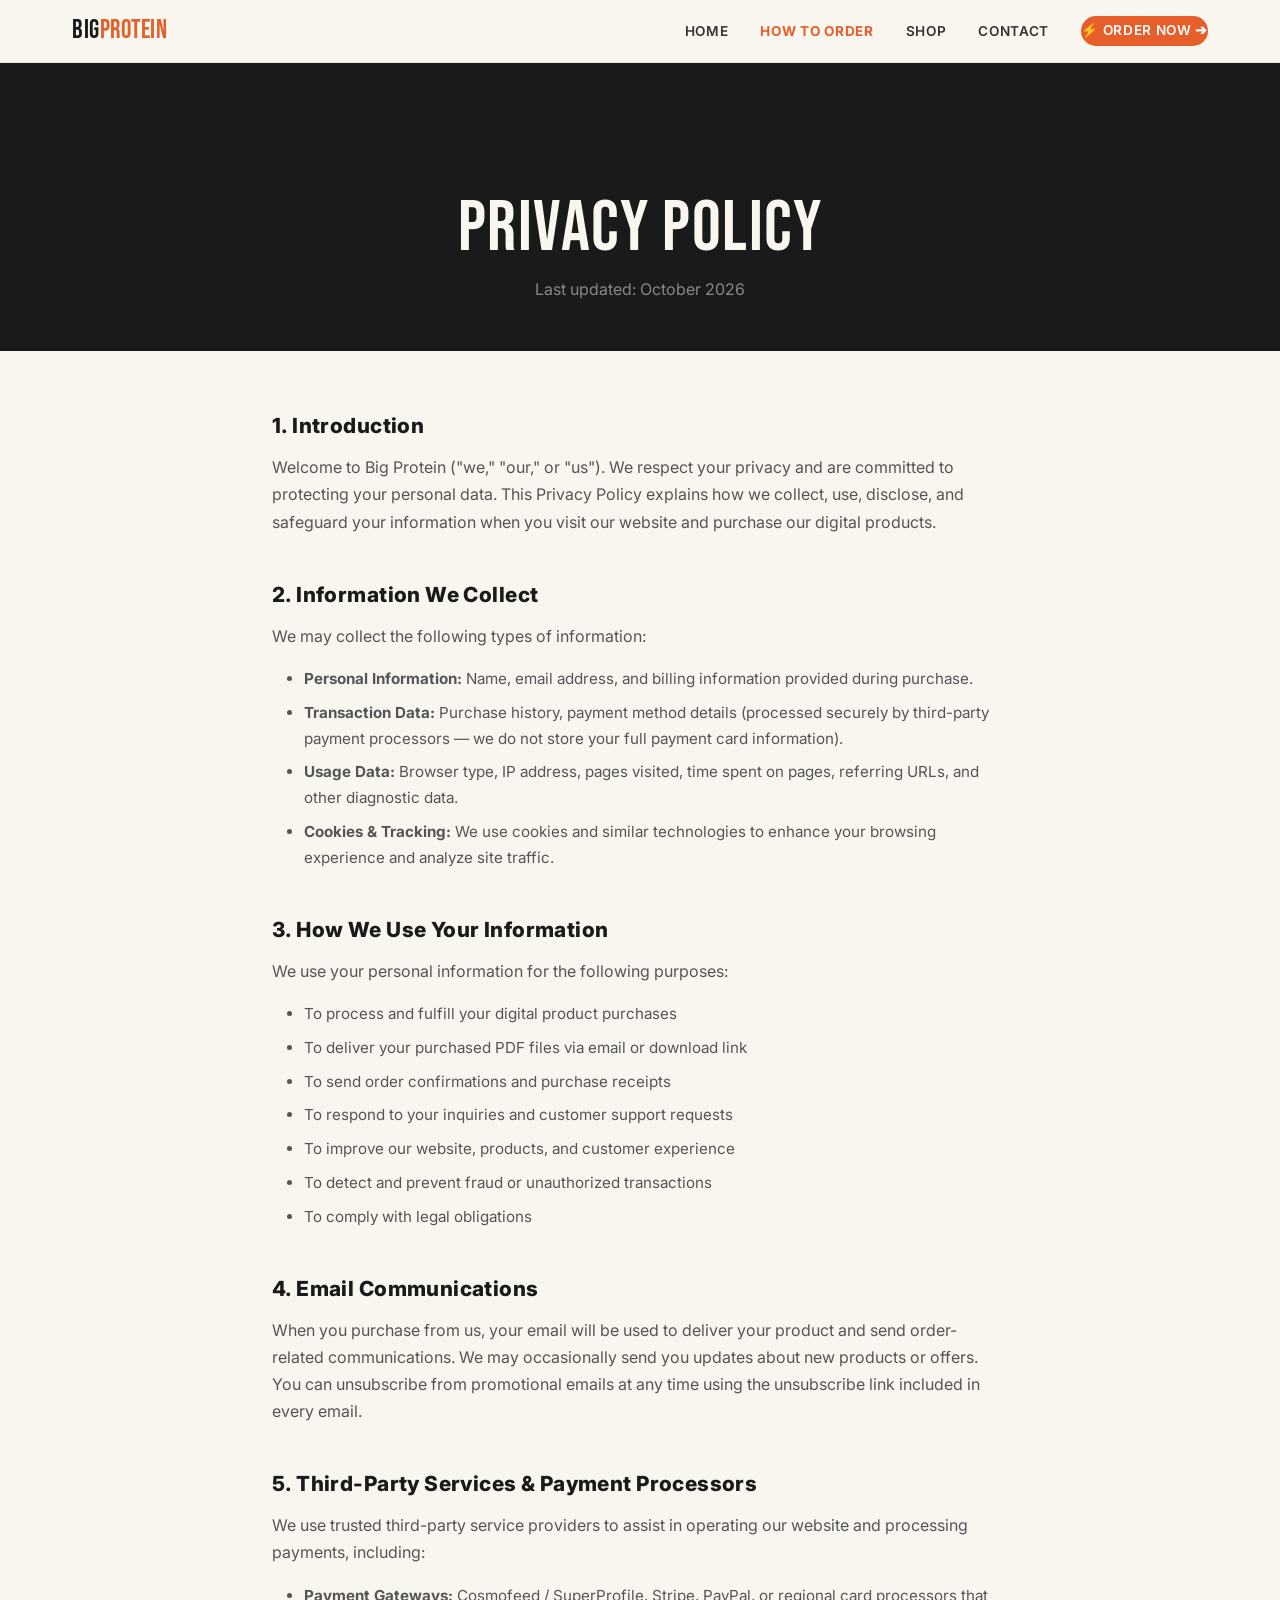
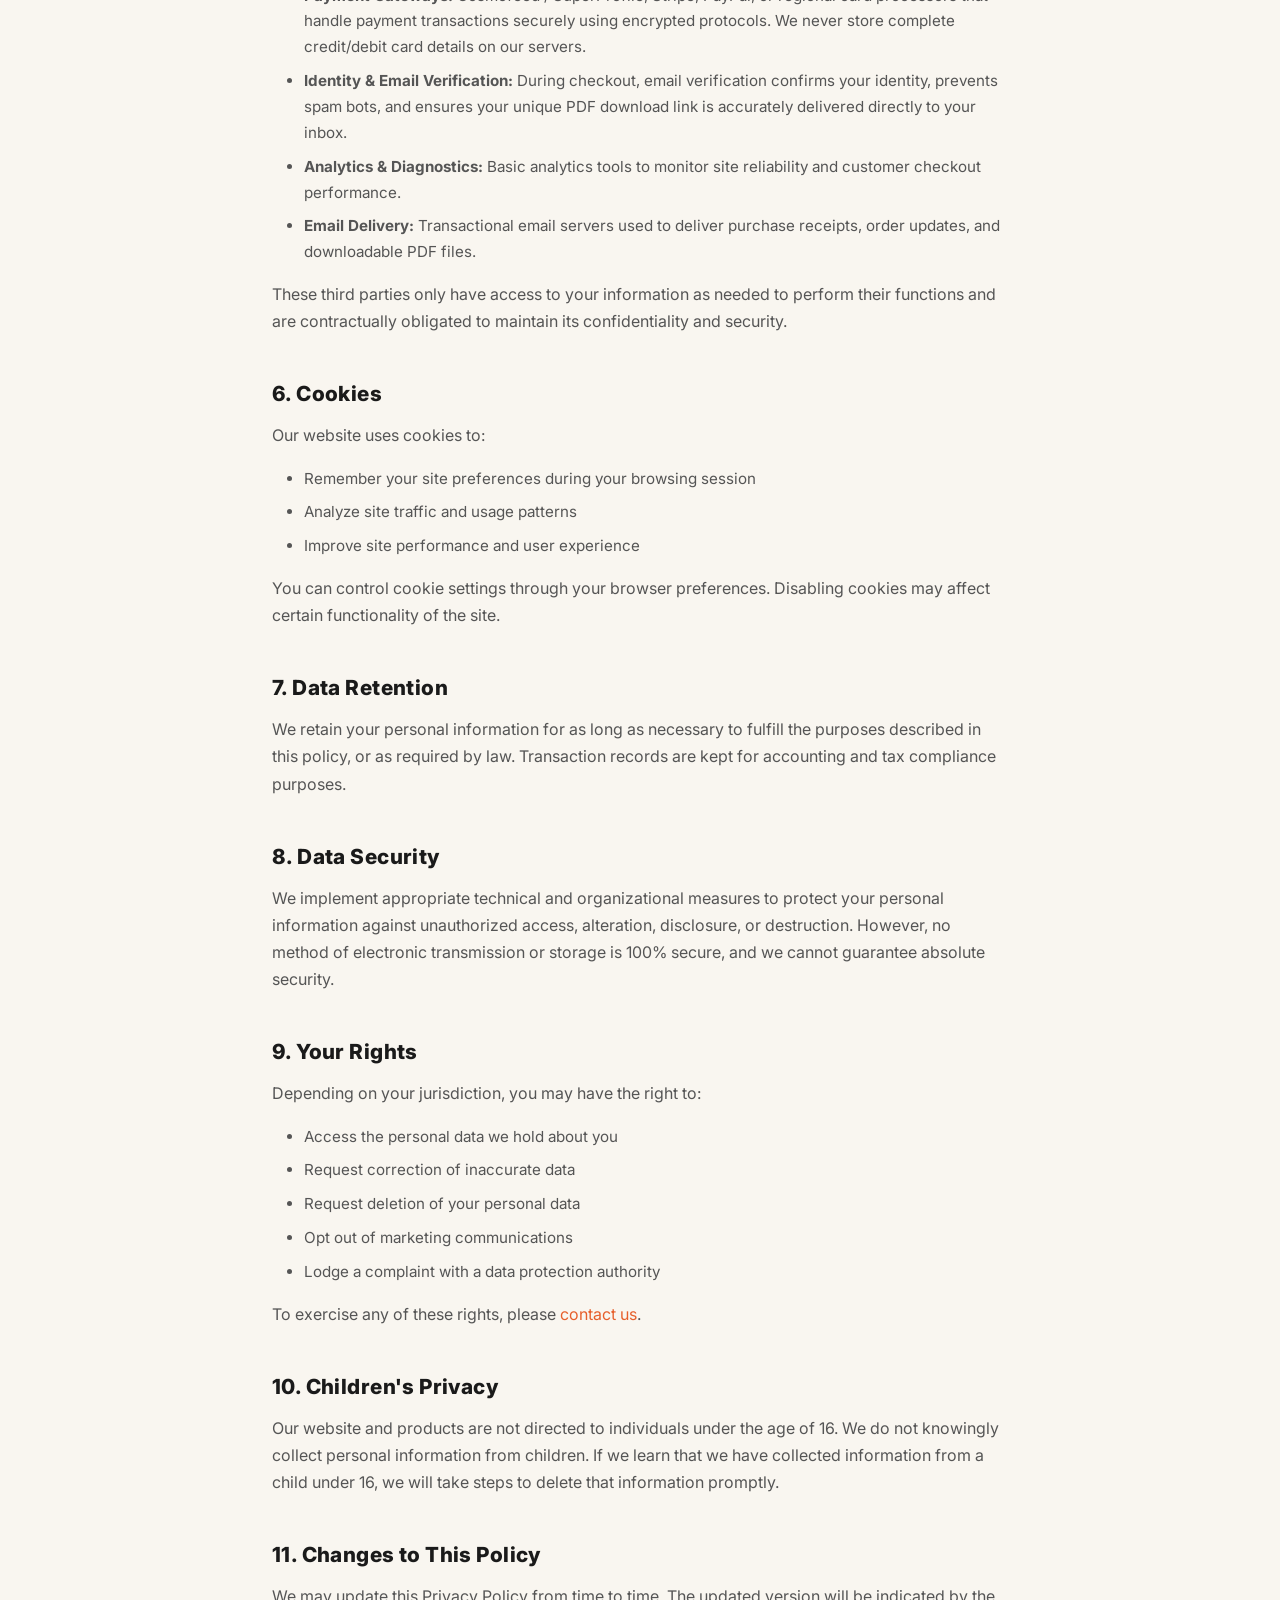
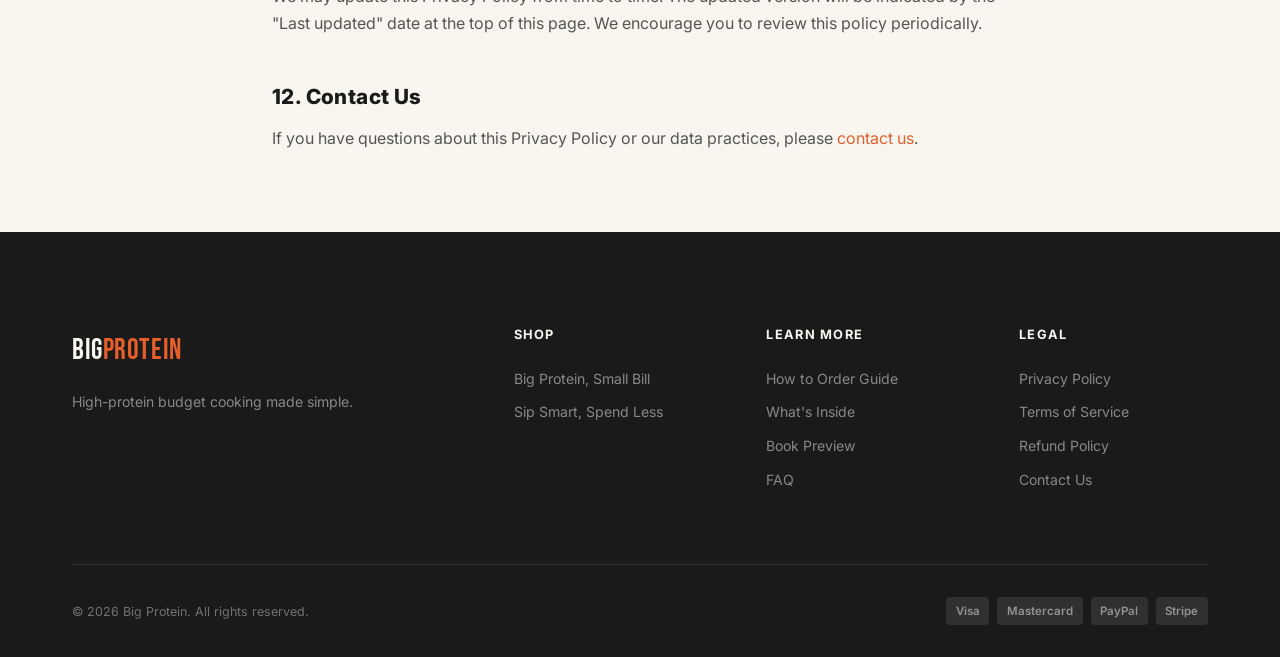
<file: privacy.html>
<!DOCTYPE html>
<html lang="en">
<head>
  <meta charset="UTF-8">
  <meta name="viewport" content="width=device-width, initial-scale=1.0">
  <title>Privacy Policy — Big Protein</title>
  <meta name="description" content="Privacy Policy for Big Protein. Learn how we collect, use, and protect your personal information.">
  <link rel="stylesheet" href="css/styles.css">

  <!-- Meta Pixel Code -->
  <script>
    !function(f,b,e,v,n,t,s)
    {if(f.fbq)return;n=f.fbq=function(){n.callMethod?
    n.callMethod.apply(n,arguments):n.queue.push(arguments)};
    if(!f._fbq)f._fbq=n;n.push=n;n.loaded=!0;n.version='2.0';
    n.queue=[];t=b.createElement(e);t.async=!0;
    t.src=v;s=b.getElementsByTagName(e)[0];
    s.parentNode.insertBefore(t,s)}(window,document,'script',
    'https://connect.facebook.net/en_US/fbevents.js');
    fbq('init', '2026429358069749');
    fbq('track', 'PageView');
  </script>
  <noscript>
    <img height="1" width="1" style="display:none"
      src="https://www.facebook.com/tr?id=2026429358069749&ev=PageView&noscript=1"/>
  </noscript>
  <!-- End Meta Pixel Code -->
</head>
<body>

  <!-- Header -->
  <header class="site-header">
    <div class="header-inner">
      <a href="index.html" class="logo">
        <span class="logo-text">BIG<span>PROTEIN</span></span>
      </a>
      <nav>
        <ul class="nav-links" id="nav-links">
          <li><a href="index.html">Home</a></li>
          <li><a href="how-to-order.html" class="nav-order-link">How to Order</a></li>
          <li><a href="index.html#pricing">Shop</a></li>
          <li><a href="contact.html">Contact</a></li>
          <li>
            <a href="https://superprofile.bio/vp/big-protein-small-bill" target="_blank" rel="noopener noreferrer" class="nav-cta" onclick="handleCheckoutClick(event, this)">
              ⚡ Order Now ➔
            </a>
          </li>
        </ul>
      </nav>
      <button class="menu-toggle" id="menu-toggle" aria-label="Toggle menu">
        <span></span><span></span><span></span>
      </button>
    </div>
  </header>

  <!-- Page Header -->
  <div class="page-header">
    <div class="container">
      <h1>Privacy Policy</h1>
      <p>Last updated: October 2026</p>
    </div>
  </div>

  <!-- Content -->
  <div class="page-content">
    <h2>1. Introduction</h2>
    <p>Welcome to Big Protein ("we," "our," or "us"). We respect your privacy and are committed to protecting your personal data. This Privacy Policy explains how we collect, use, disclose, and safeguard your information when you visit our website and purchase our digital products.</p>

    <h2>2. Information We Collect</h2>
    <p>We may collect the following types of information:</p>
    <ul>
      <li><strong>Personal Information:</strong> Name, email address, and billing information provided during purchase.</li>
      <li><strong>Transaction Data:</strong> Purchase history, payment method details (processed securely by third-party payment processors — we do not store your full payment card information).</li>
      <li><strong>Usage Data:</strong> Browser type, IP address, pages visited, time spent on pages, referring URLs, and other diagnostic data.</li>
      <li><strong>Cookies & Tracking:</strong> We use cookies and similar technologies to enhance your browsing experience and analyze site traffic.</li>
    </ul>

    <h2>3. How We Use Your Information</h2>
    <p>We use your personal information for the following purposes:</p>
    <ul>
      <li>To process and fulfill your digital product purchases</li>
      <li>To deliver your purchased PDF files via email or download link</li>
      <li>To send order confirmations and purchase receipts</li>
      <li>To respond to your inquiries and customer support requests</li>
      <li>To improve our website, products, and customer experience</li>
      <li>To detect and prevent fraud or unauthorized transactions</li>
      <li>To comply with legal obligations</li>
    </ul>

    <h2>4. Email Communications</h2>
    <p>When you purchase from us, your email will be used to deliver your product and send order-related communications. We may occasionally send you updates about new products or offers. You can unsubscribe from promotional emails at any time using the unsubscribe link included in every email.</p>

    <h2>5. Third-Party Services & Payment Processors</h2>
    <p>We use trusted third-party service providers to assist in operating our website and processing payments, including:</p>
    <ul>
      <li><strong>Payment Gateways:</strong> Cosmofeed / SuperProfile, Stripe, PayPal, or regional card processors that handle payment transactions securely using encrypted protocols. We never store complete credit/debit card details on our servers.</li>
      <li><strong>Identity & Email Verification:</strong> During checkout, email verification confirms your identity, prevents spam bots, and ensures your unique PDF download link is accurately delivered directly to your inbox.</li>
      <li><strong>Analytics & Diagnostics:</strong> Basic analytics tools to monitor site reliability and customer checkout performance.</li>
      <li><strong>Email Delivery:</strong> Transactional email servers used to deliver purchase receipts, order updates, and downloadable PDF files.</li>
    </ul>
    <p>These third parties only have access to your information as needed to perform their functions and are contractually obligated to maintain its confidentiality and security.</p>

    <h2>6. Cookies</h2>
    <p>Our website uses cookies to:</p>
    <ul>
      <li>Remember your site preferences during your browsing session</li>
      <li>Analyze site traffic and usage patterns</li>
      <li>Improve site performance and user experience</li>
    </ul>
    <p>You can control cookie settings through your browser preferences. Disabling cookies may affect certain functionality of the site.</p>

    <h2>7. Data Retention</h2>
    <p>We retain your personal information for as long as necessary to fulfill the purposes described in this policy, or as required by law. Transaction records are kept for accounting and tax compliance purposes.</p>

    <h2>8. Data Security</h2>
    <p>We implement appropriate technical and organizational measures to protect your personal information against unauthorized access, alteration, disclosure, or destruction. However, no method of electronic transmission or storage is 100% secure, and we cannot guarantee absolute security.</p>

    <h2>9. Your Rights</h2>
    <p>Depending on your jurisdiction, you may have the right to:</p>
    <ul>
      <li>Access the personal data we hold about you</li>
      <li>Request correction of inaccurate data</li>
      <li>Request deletion of your personal data</li>
      <li>Opt out of marketing communications</li>
      <li>Lodge a complaint with a data protection authority</li>
    </ul>
    <p>To exercise any of these rights, please <a href="contact.html">contact us</a>.</p>

    <h2>10. Children's Privacy</h2>
    <p>Our website and products are not directed to individuals under the age of 16. We do not knowingly collect personal information from children. If we learn that we have collected information from a child under 16, we will take steps to delete that information promptly.</p>

    <h2>11. Changes to This Policy</h2>
    <p>We may update this Privacy Policy from time to time. The updated version will be indicated by the "Last updated" date at the top of this page. We encourage you to review this policy periodically.</p>

    <h2>12. Contact Us</h2>
    <p>If you have questions about this Privacy Policy or our data practices, please <a href="contact.html">contact us</a>.</p>
  </div>

  <!-- Footer -->
  <footer class="site-footer">
    <div class="container">
      <div class="footer-grid">
        <div class="footer-brand">
          <div class="logo-text">BIG<span style="color:var(--color-primary);">PROTEIN</span></div>
          <p>High-protein budget cooking made simple.</p>
        </div>
        <div class="footer-col">
          <h4>Shop</h4>
          <ul>
            <li><a href="https://superprofile.bio/vp/big-protein-small-bill" target="_blank" rel="noopener noreferrer">Big Protein, Small Bill</a></li>
            <li><a href="https://superprofile.bio/vp/big-protein-small-bill" target="_blank" rel="noopener noreferrer">Sip Smart, Spend Less</a></li>
          </ul>
        </div>
        <div class="footer-col">
          <h4>Learn More</h4>
          <ul>
            <li><a href="how-to-order.html">How to Order Guide</a></li>
            <li><a href="index.html#features">What's Inside</a></li>
            <li><a href="index.html#preview">Book Preview</a></li>
            <li><a href="index.html#faq">FAQ</a></li>
          </ul>
        </div>
        <div class="footer-col">
          <h4>Legal</h4>
          <ul>
            <li><a href="privacy.html">Privacy Policy</a></li>
            <li><a href="terms.html">Terms of Service</a></li>
            <li><a href="refund.html">Refund Policy</a></li>
            <li><a href="contact.html">Contact Us</a></li>
          </ul>
        </div>
      </div>
      <div class="footer-bottom">
        <p>&copy; 2026 Big Protein. All rights reserved.</p>
        <div class="footer-payments">
          <span>Visa</span><span>Mastercard</span><span>PayPal</span><span>Stripe</span>
        </div>
      </div>
    </div>
  </footer>



  <script src="js/main.js"></script>
</body>
</html>
</file>
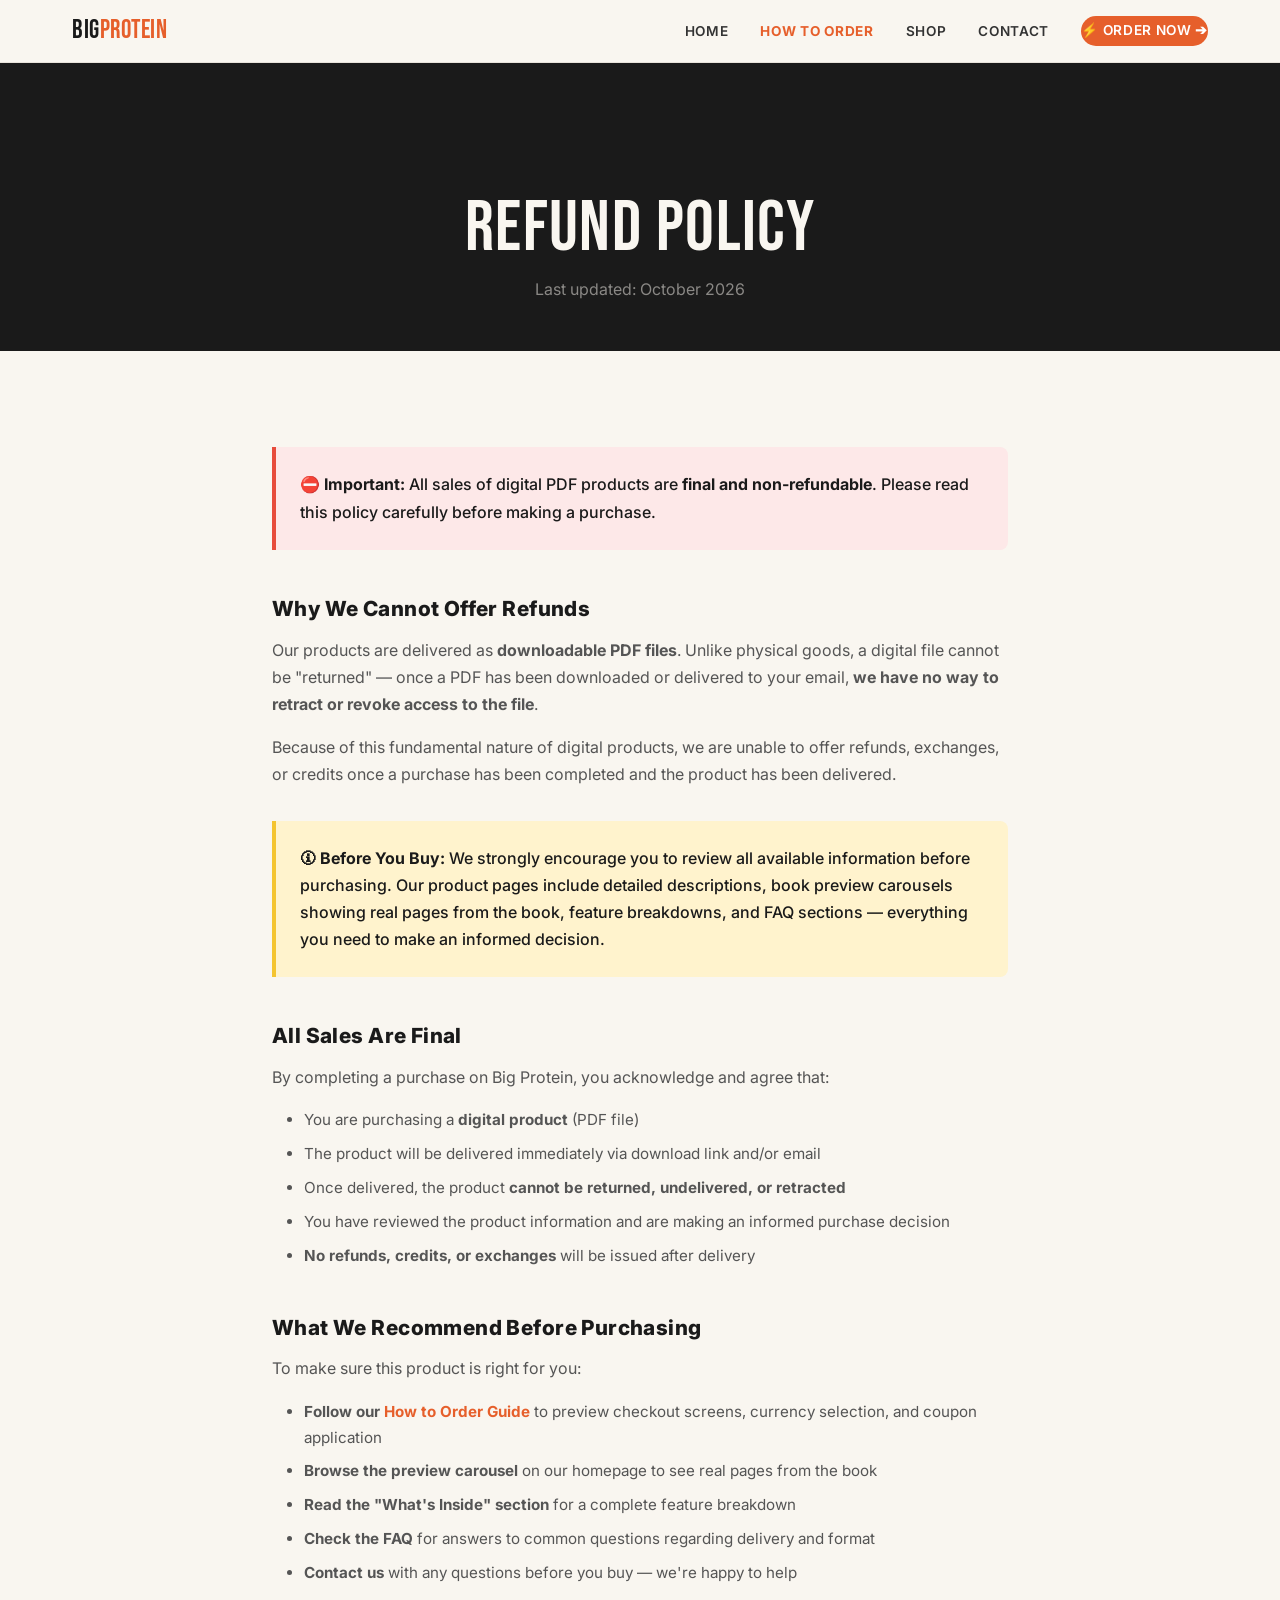
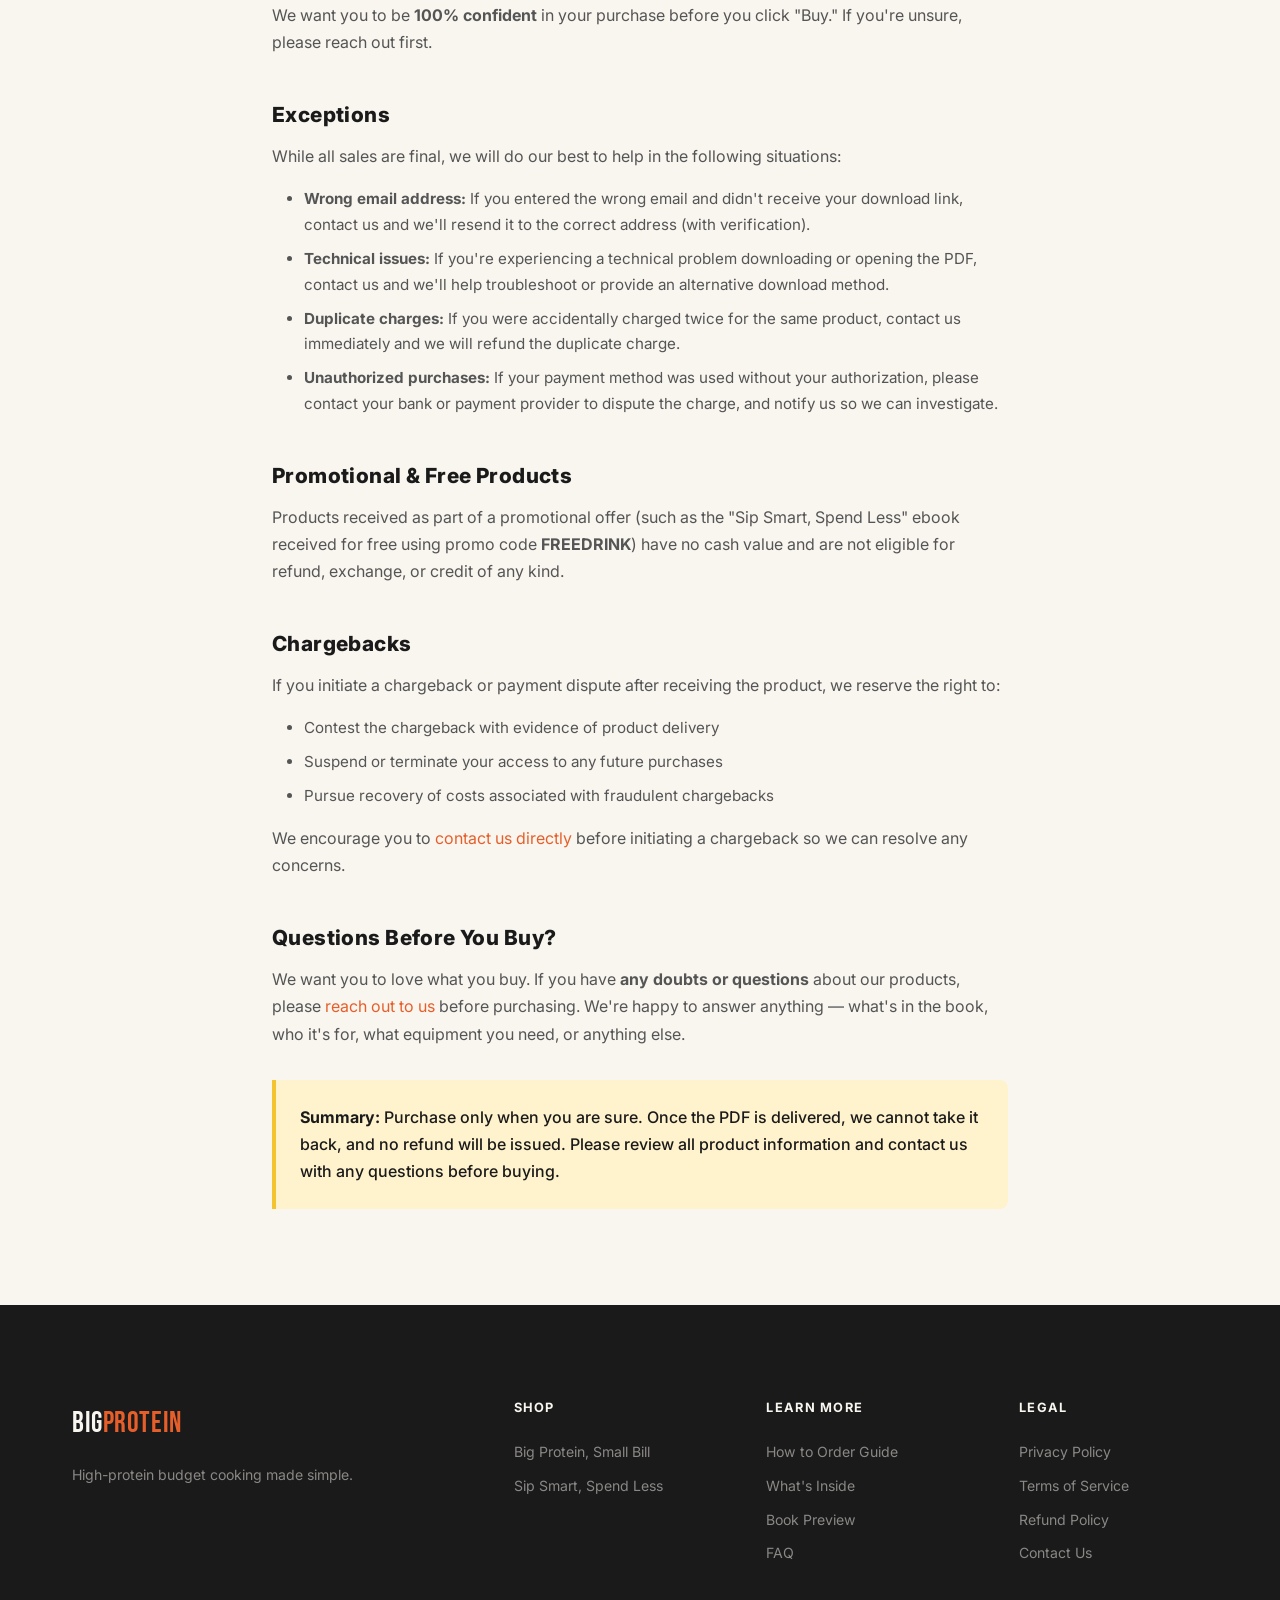
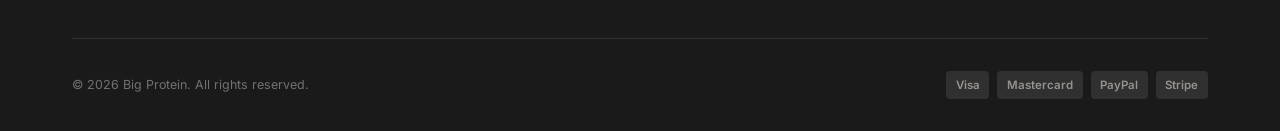
<file: refund.html>
<!DOCTYPE html>
<html lang="en">
<head>
  <meta charset="UTF-8">
  <meta name="viewport" content="width=device-width, initial-scale=1.0">
  <title>Refund Policy — Big Protein</title>
  <meta name="description" content="Refund Policy for Big Protein. Important information about our digital product refund policy. All sales of PDF products are final.">
  <link rel="stylesheet" href="css/styles.css">

  <!-- Meta Pixel Code -->
  <script>
    !function(f,b,e,v,n,t,s)
    {if(f.fbq)return;n=f.fbq=function(){n.callMethod?
    n.callMethod.apply(n,arguments):n.queue.push(arguments)};
    if(!f._fbq)f._fbq=n;n.push=n;n.loaded=!0;n.version='2.0';
    n.queue=[];t=b.createElement(e);t.async=!0;
    t.src=v;s=b.getElementsByTagName(e)[0];
    s.parentNode.insertBefore(t,s)}(window,document,'script',
    'https://connect.facebook.net/en_US/fbevents.js');
    fbq('init', '2026429358069749');
    fbq('track', 'PageView');
  </script>
  <noscript>
    <img height="1" width="1" style="display:none"
      src="https://www.facebook.com/tr?id=2026429358069749&ev=PageView&noscript=1"/>
  </noscript>
  <!-- End Meta Pixel Code -->
</head>
<body>

  <!-- Header -->
  <header class="site-header">
    <div class="header-inner">
      <a href="index.html" class="logo">
        <span class="logo-text">BIG<span>PROTEIN</span></span>
      </a>
      <nav>
        <ul class="nav-links" id="nav-links">
          <li><a href="index.html">Home</a></li>
          <li><a href="how-to-order.html" class="nav-order-link">How to Order</a></li>
          <li><a href="index.html#pricing">Shop</a></li>
          <li><a href="contact.html">Contact</a></li>
          <li>
            <a href="https://superprofile.bio/vp/big-protein-small-bill" target="_blank" rel="noopener noreferrer" class="nav-cta" onclick="handleCheckoutClick(event, this)">
              ⚡ Order Now ➔
            </a>
          </li>
        </ul>
      </nav>
      <button class="menu-toggle" id="menu-toggle" aria-label="Toggle menu">
        <span></span><span></span><span></span>
      </button>
    </div>
  </header>

  <div class="page-header">
    <div class="container">
      <h1>Refund Policy</h1>
      <p>Last updated: October 2026</p>
    </div>
  </div>

  <div class="page-content">

    <div class="policy-danger">
      <p><strong>⛔ Important:</strong> All sales of digital PDF products are <strong>final and non-refundable</strong>. Please read this policy carefully before making a purchase.</p>
    </div>

    <h2>Why We Cannot Offer Refunds</h2>
    <p>Our products are delivered as <strong>downloadable PDF files</strong>. Unlike physical goods, a digital file cannot be "returned" — once a PDF has been downloaded or delivered to your email, <strong>we have no way to retract or revoke access to the file</strong>.</p>
    <p>Because of this fundamental nature of digital products, we are unable to offer refunds, exchanges, or credits once a purchase has been completed and the product has been delivered.</p>

    <div class="policy-warning">
      <p><strong>🛈 Before You Buy:</strong> We strongly encourage you to review all available information before purchasing. Our product pages include detailed descriptions, book preview carousels showing real pages from the book, feature breakdowns, and FAQ sections — everything you need to make an informed decision.</p>
    </div>

    <h2>All Sales Are Final</h2>
    <p>By completing a purchase on Big Protein, you acknowledge and agree that:</p>
    <ul>
      <li>You are purchasing a <strong>digital product</strong> (PDF file)</li>
      <li>The product will be delivered immediately via download link and/or email</li>
      <li>Once delivered, the product <strong>cannot be returned, undelivered, or retracted</strong></li>
      <li>You have reviewed the product information and are making an informed purchase decision</li>
      <li><strong>No refunds, credits, or exchanges</strong> will be issued after delivery</li>
    </ul>

    <h2>What We Recommend Before Purchasing</h2>
    <p>To make sure this product is right for you:</p>
    <ul>
      <li><strong>Follow our <a href="how-to-order.html">How to Order Guide</a></strong> to preview checkout screens, currency selection, and coupon application</li>
      <li><strong>Browse the preview carousel</strong> on our homepage to see real pages from the book</li>
      <li><strong>Read the "What's Inside" section</strong> for a complete feature breakdown</li>
      <li><strong>Check the FAQ</strong> for answers to common questions regarding delivery and format</li>
      <li><strong>Contact us</strong> with any questions before you buy — we're happy to help</li>
    </ul>
    <p>We want you to be <strong>100% confident</strong> in your purchase before you click "Buy." If you're unsure, please reach out first.</p>

    <h2>Exceptions</h2>
    <p>While all sales are final, we will do our best to help in the following situations:</p>
    <ul>
      <li><strong>Wrong email address:</strong> If you entered the wrong email and didn't receive your download link, contact us and we'll resend it to the correct address (with verification).</li>
      <li><strong>Technical issues:</strong> If you're experiencing a technical problem downloading or opening the PDF, contact us and we'll help troubleshoot or provide an alternative download method.</li>
      <li><strong>Duplicate charges:</strong> If you were accidentally charged twice for the same product, contact us immediately and we will refund the duplicate charge.</li>
      <li><strong>Unauthorized purchases:</strong> If your payment method was used without your authorization, please contact your bank or payment provider to dispute the charge, and notify us so we can investigate.</li>
    </ul>

    <h2>Promotional & Free Products</h2>
    <p>Products received as part of a promotional offer (such as the "Sip Smart, Spend Less" ebook received for free using promo code <strong>FREEDRINK</strong>) have no cash value and are not eligible for refund, exchange, or credit of any kind.</p>

    <h2>Chargebacks</h2>
    <p>If you initiate a chargeback or payment dispute after receiving the product, we reserve the right to:</p>
    <ul>
      <li>Contest the chargeback with evidence of product delivery</li>
      <li>Suspend or terminate your access to any future purchases</li>
      <li>Pursue recovery of costs associated with fraudulent chargebacks</li>
    </ul>
    <p>We encourage you to <a href="contact.html">contact us directly</a> before initiating a chargeback so we can resolve any concerns.</p>

    <h2>Questions Before You Buy?</h2>
    <p>We want you to love what you buy. If you have <strong>any doubts or questions</strong> about our products, please <a href="contact.html">reach out to us</a> before purchasing. We're happy to answer anything — what's in the book, who it's for, what equipment you need, or anything else.</p>

    <div class="policy-warning">
      <p><strong>Summary:</strong> Purchase only when you are sure. Once the PDF is delivered, we cannot take it back, and no refund will be issued. Please review all product information and contact us with any questions before buying.</p>
    </div>
  </div>

  <!-- Footer -->
  <footer class="site-footer">
    <div class="container">
      <div class="footer-grid">
        <div class="footer-brand">
          <div class="logo-text">BIG<span style="color:var(--color-primary);">PROTEIN</span></div>
          <p>High-protein budget cooking made simple.</p>
        </div>
        <div class="footer-col">
          <h4>Shop</h4>
          <ul>
            <li><a href="https://superprofile.bio/vp/big-protein-small-bill" target="_blank" rel="noopener noreferrer">Big Protein, Small Bill</a></li>
            <li><a href="https://superprofile.bio/vp/big-protein-small-bill" target="_blank" rel="noopener noreferrer">Sip Smart, Spend Less</a></li>
          </ul>
        </div>
        <div class="footer-col">
          <h4>Learn More</h4>
          <ul>
            <li><a href="how-to-order.html">How to Order Guide</a></li>
            <li><a href="index.html#features">What's Inside</a></li>
            <li><a href="index.html#preview">Book Preview</a></li>
            <li><a href="index.html#faq">FAQ</a></li>
          </ul>
        </div>
        <div class="footer-col">
          <h4>Legal</h4>
          <ul>
            <li><a href="privacy.html">Privacy Policy</a></li>
            <li><a href="terms.html">Terms of Service</a></li>
            <li><a href="refund.html">Refund Policy</a></li>
            <li><a href="contact.html">Contact Us</a></li>
          </ul>
        </div>
      </div>
      <div class="footer-bottom">
        <p>&copy; 2026 Big Protein. All rights reserved.</p>
        <div class="footer-payments">
          <span>Visa</span><span>Mastercard</span><span>PayPal</span><span>Stripe</span>
        </div>
      </div>
    </div>
  </footer>



  <script src="js/main.js"></script>
</body>
</html>
</file>
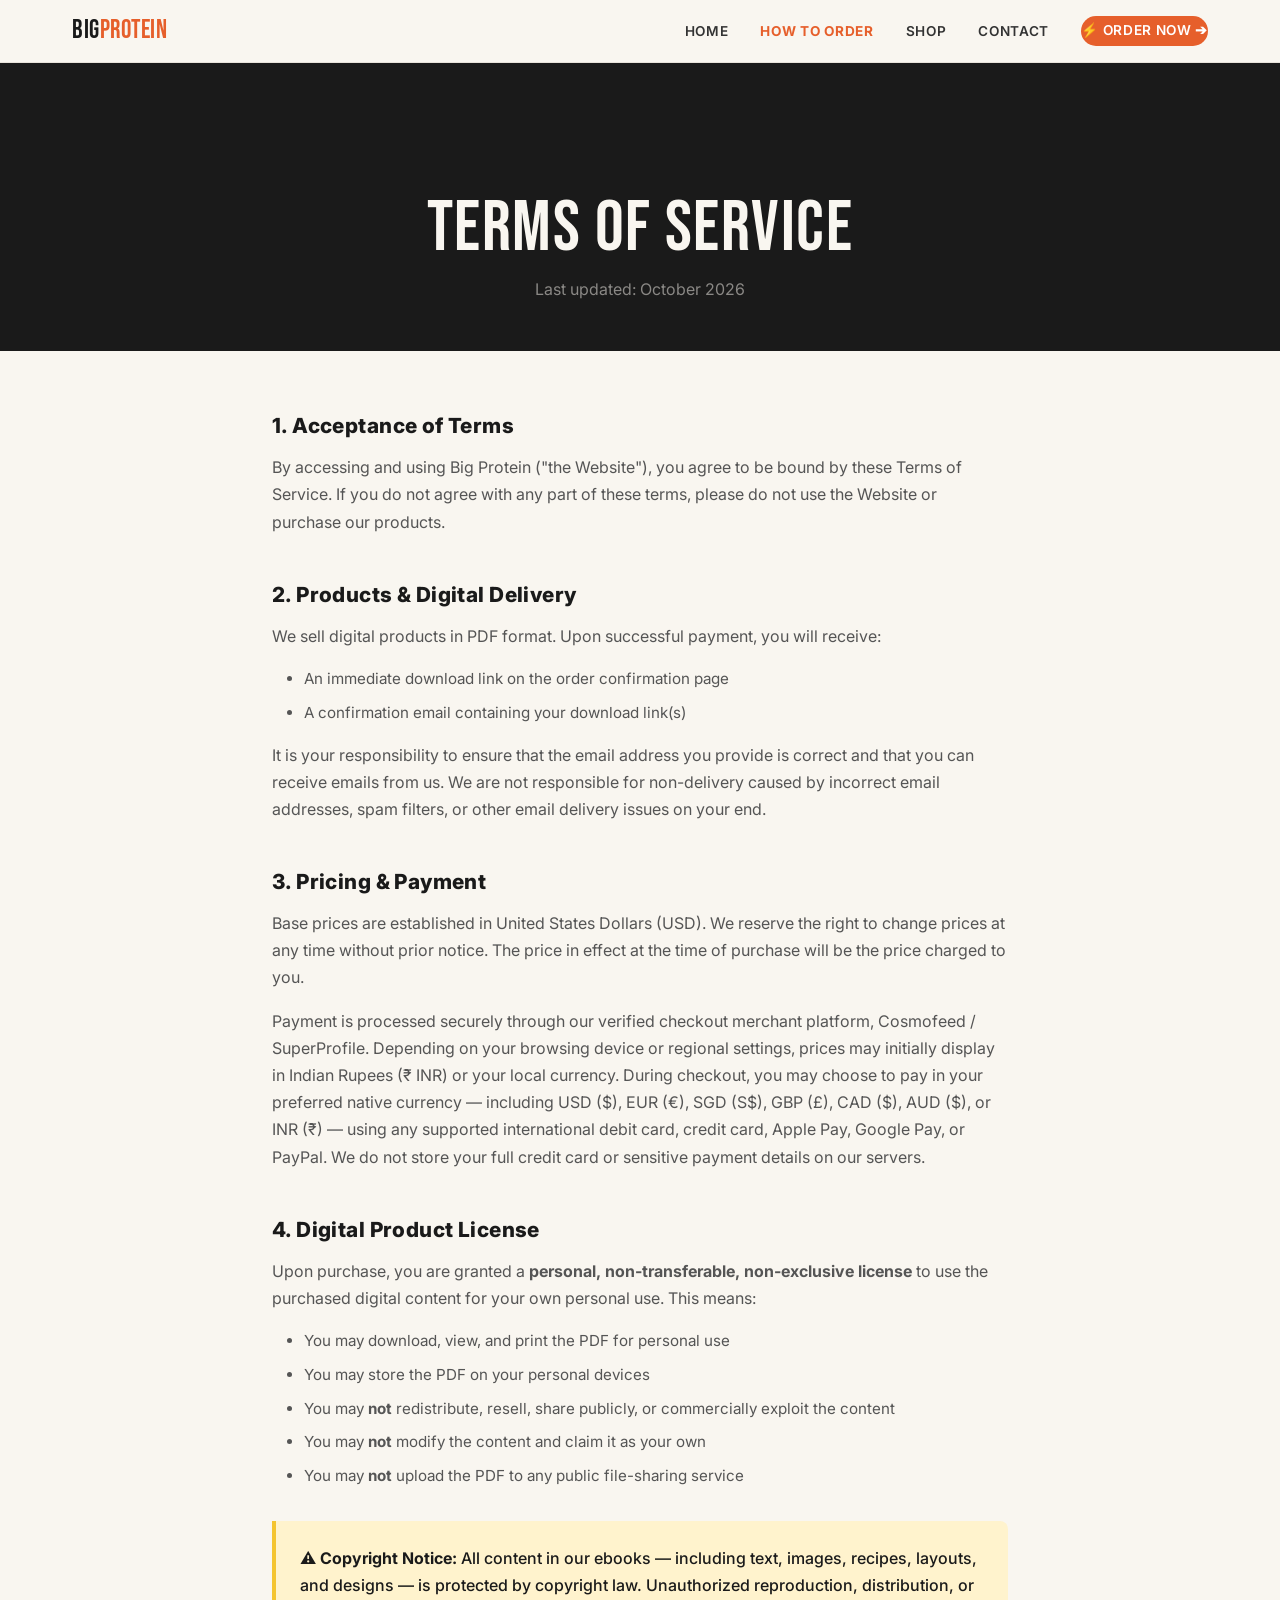
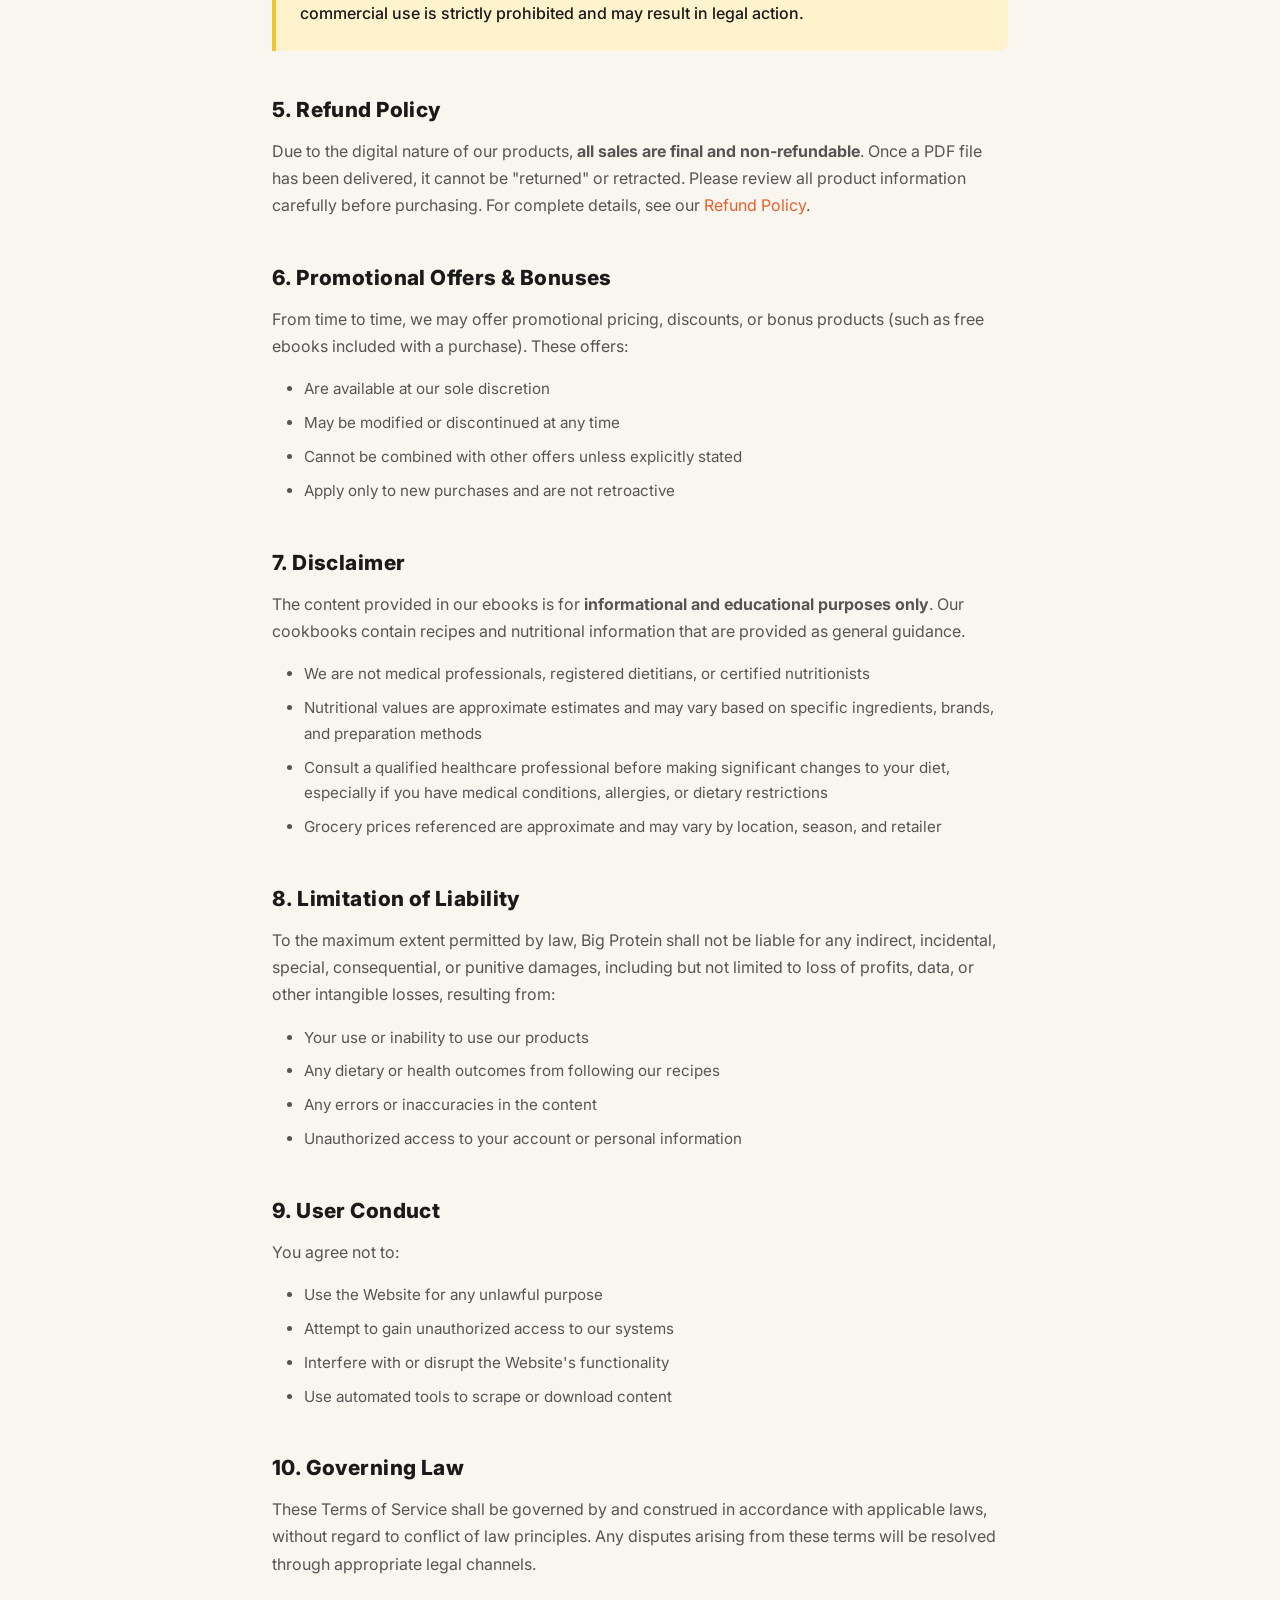
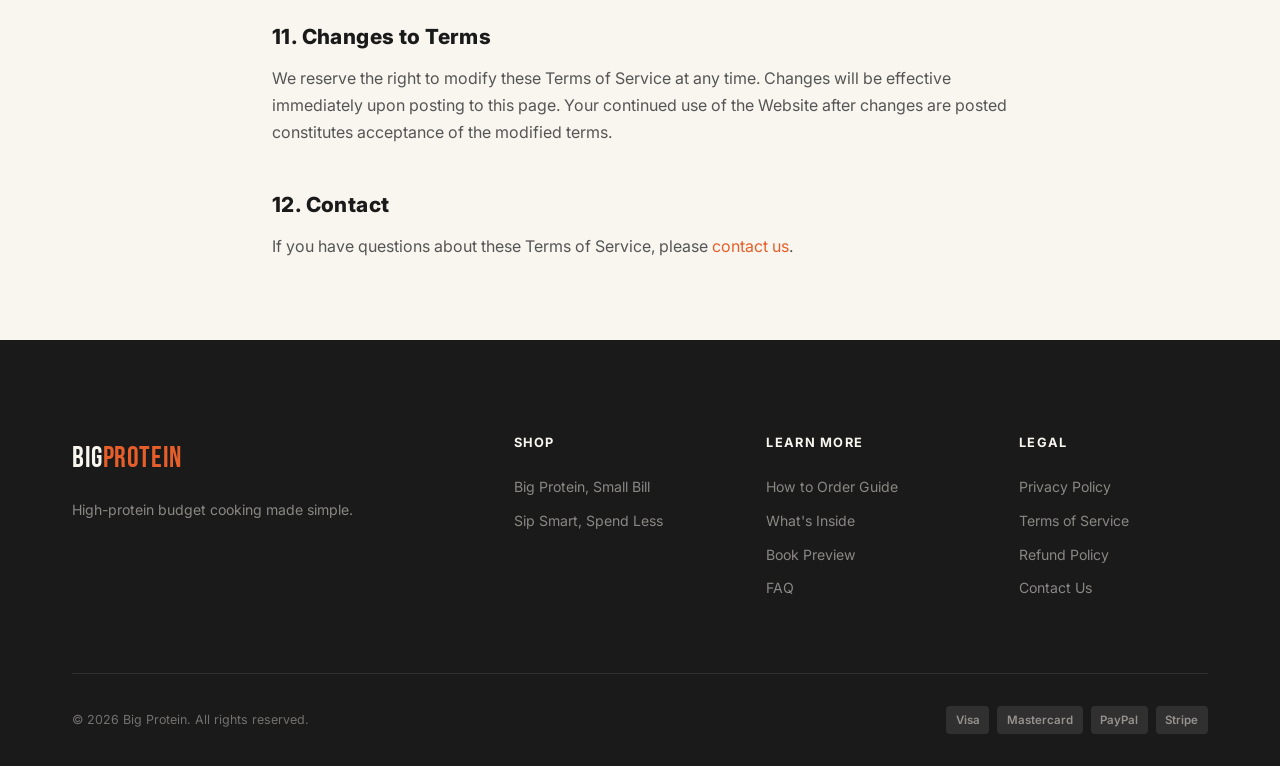
<file: terms.html>
<!DOCTYPE html>
<html lang="en">
<head>
  <meta charset="UTF-8">
  <meta name="viewport" content="width=device-width, initial-scale=1.0">
  <title>Terms of Service — Big Protein</title>
  <meta name="description" content="Terms of Service for Big Protein. Read our terms and conditions before purchasing digital products.">
  <link rel="stylesheet" href="css/styles.css">

  <!-- Meta Pixel Code -->
  <script>
    !function(f,b,e,v,n,t,s)
    {if(f.fbq)return;n=f.fbq=function(){n.callMethod?
    n.callMethod.apply(n,arguments):n.queue.push(arguments)};
    if(!f._fbq)f._fbq=n;n.push=n;n.loaded=!0;n.version='2.0';
    n.queue=[];t=b.createElement(e);t.async=!0;
    t.src=v;s=b.getElementsByTagName(e)[0];
    s.parentNode.insertBefore(t,s)}(window,document,'script',
    'https://connect.facebook.net/en_US/fbevents.js');
    fbq('init', '2026429358069749');
    fbq('track', 'PageView');
  </script>
  <noscript>
    <img height="1" width="1" style="display:none"
      src="https://www.facebook.com/tr?id=2026429358069749&ev=PageView&noscript=1"/>
  </noscript>
  <!-- End Meta Pixel Code -->
</head>
<body>

  <!-- Header -->
  <header class="site-header">
    <div class="header-inner">
      <a href="index.html" class="logo">
        <span class="logo-text">BIG<span>PROTEIN</span></span>
      </a>
      <nav>
        <ul class="nav-links" id="nav-links">
          <li><a href="index.html">Home</a></li>
          <li><a href="how-to-order.html" class="nav-order-link">How to Order</a></li>
          <li><a href="index.html#pricing">Shop</a></li>
          <li><a href="contact.html">Contact</a></li>
          <li>
            <a href="https://superprofile.bio/vp/big-protein-small-bill" target="_blank" rel="noopener noreferrer" class="nav-cta" onclick="handleCheckoutClick(event, this)">
              ⚡ Order Now ➔
            </a>
          </li>
        </ul>
      </nav>
      <button class="menu-toggle" id="menu-toggle" aria-label="Toggle menu">
        <span></span><span></span><span></span>
      </button>
    </div>
  </header>

  <div class="page-header">
    <div class="container">
      <h1>Terms of Service</h1>
      <p>Last updated: October 2026</p>
    </div>
  </div>

  <div class="page-content">
    <h2>1. Acceptance of Terms</h2>
    <p>By accessing and using Big Protein ("the Website"), you agree to be bound by these Terms of Service. If you do not agree with any part of these terms, please do not use the Website or purchase our products.</p>

    <h2>2. Products & Digital Delivery</h2>
    <p>We sell digital products in PDF format. Upon successful payment, you will receive:</p>
    <ul>
      <li>An immediate download link on the order confirmation page</li>
      <li>A confirmation email containing your download link(s)</li>
    </ul>
    <p>It is your responsibility to ensure that the email address you provide is correct and that you can receive emails from us. We are not responsible for non-delivery caused by incorrect email addresses, spam filters, or other email delivery issues on your end.</p>

    <h2>3. Pricing & Payment</h2>
    <p>Base prices are established in United States Dollars (USD). We reserve the right to change prices at any time without prior notice. The price in effect at the time of purchase will be the price charged to you.</p>
    <p>Payment is processed securely through our verified checkout merchant platform, Cosmofeed / SuperProfile. Depending on your browsing device or regional settings, prices may initially display in Indian Rupees (₹ INR) or your local currency. During checkout, you may choose to pay in your preferred native currency — including USD ($), EUR (€), SGD (S$), GBP (£), CAD ($), AUD ($), or INR (₹) — using any supported international debit card, credit card, Apple Pay, Google Pay, or PayPal. We do not store your full credit card or sensitive payment details on our servers.</p>

    <h2>4. Digital Product License</h2>
    <p>Upon purchase, you are granted a <strong>personal, non-transferable, non-exclusive license</strong> to use the purchased digital content for your own personal use. This means:</p>
    <ul>
      <li>You may download, view, and print the PDF for personal use</li>
      <li>You may store the PDF on your personal devices</li>
      <li>You may <strong>not</strong> redistribute, resell, share publicly, or commercially exploit the content</li>
      <li>You may <strong>not</strong> modify the content and claim it as your own</li>
      <li>You may <strong>not</strong> upload the PDF to any public file-sharing service</li>
    </ul>

    <div class="policy-warning">
      <p><strong>⚠️ Copyright Notice:</strong> All content in our ebooks — including text, images, recipes, layouts, and designs — is protected by copyright law. Unauthorized reproduction, distribution, or commercial use is strictly prohibited and may result in legal action.</p>
    </div>

    <h2>5. Refund Policy</h2>
    <p>Due to the digital nature of our products, <strong>all sales are final and non-refundable</strong>. Once a PDF file has been delivered, it cannot be "returned" or retracted. Please review all product information carefully before purchasing. For complete details, see our <a href="refund.html">Refund Policy</a>.</p>

    <h2>6. Promotional Offers & Bonuses</h2>
    <p>From time to time, we may offer promotional pricing, discounts, or bonus products (such as free ebooks included with a purchase). These offers:</p>
    <ul>
      <li>Are available at our sole discretion</li>
      <li>May be modified or discontinued at any time</li>
      <li>Cannot be combined with other offers unless explicitly stated</li>
      <li>Apply only to new purchases and are not retroactive</li>
    </ul>

    <h2>7. Disclaimer</h2>
    <p>The content provided in our ebooks is for <strong>informational and educational purposes only</strong>. Our cookbooks contain recipes and nutritional information that are provided as general guidance.</p>
    <ul>
      <li>We are not medical professionals, registered dietitians, or certified nutritionists</li>
      <li>Nutritional values are approximate estimates and may vary based on specific ingredients, brands, and preparation methods</li>
      <li>Consult a qualified healthcare professional before making significant changes to your diet, especially if you have medical conditions, allergies, or dietary restrictions</li>
      <li>Grocery prices referenced are approximate and may vary by location, season, and retailer</li>
    </ul>

    <h2>8. Limitation of Liability</h2>
    <p>To the maximum extent permitted by law, Big Protein shall not be liable for any indirect, incidental, special, consequential, or punitive damages, including but not limited to loss of profits, data, or other intangible losses, resulting from:</p>
    <ul>
      <li>Your use or inability to use our products</li>
      <li>Any dietary or health outcomes from following our recipes</li>
      <li>Any errors or inaccuracies in the content</li>
      <li>Unauthorized access to your account or personal information</li>
    </ul>

    <h2>9. User Conduct</h2>
    <p>You agree not to:</p>
    <ul>
      <li>Use the Website for any unlawful purpose</li>
      <li>Attempt to gain unauthorized access to our systems</li>
      <li>Interfere with or disrupt the Website's functionality</li>
      <li>Use automated tools to scrape or download content</li>
    </ul>

    <h2>10. Governing Law</h2>
    <p>These Terms of Service shall be governed by and construed in accordance with applicable laws, without regard to conflict of law principles. Any disputes arising from these terms will be resolved through appropriate legal channels.</p>

    <h2>11. Changes to Terms</h2>
    <p>We reserve the right to modify these Terms of Service at any time. Changes will be effective immediately upon posting to this page. Your continued use of the Website after changes are posted constitutes acceptance of the modified terms.</p>

    <h2>12. Contact</h2>
    <p>If you have questions about these Terms of Service, please <a href="contact.html">contact us</a>.</p>
  </div>

  <!-- Footer -->
  <footer class="site-footer">
    <div class="container">
      <div class="footer-grid">
        <div class="footer-brand">
          <div class="logo-text">BIG<span style="color:var(--color-primary);">PROTEIN</span></div>
          <p>High-protein budget cooking made simple.</p>
        </div>
        <div class="footer-col">
          <h4>Shop</h4>
          <ul>
            <li><a href="https://superprofile.bio/vp/big-protein-small-bill" target="_blank" rel="noopener noreferrer">Big Protein, Small Bill</a></li>
            <li><a href="https://superprofile.bio/vp/big-protein-small-bill" target="_blank" rel="noopener noreferrer">Sip Smart, Spend Less</a></li>
          </ul>
        </div>
        <div class="footer-col">
          <h4>Learn More</h4>
          <ul>
            <li><a href="how-to-order.html">How to Order Guide</a></li>
            <li><a href="index.html#features">What's Inside</a></li>
            <li><a href="index.html#preview">Book Preview</a></li>
            <li><a href="index.html#faq">FAQ</a></li>
          </ul>
        </div>
        <div class="footer-col">
          <h4>Legal</h4>
          <ul>
            <li><a href="privacy.html">Privacy Policy</a></li>
            <li><a href="terms.html">Terms of Service</a></li>
            <li><a href="refund.html">Refund Policy</a></li>
            <li><a href="contact.html">Contact Us</a></li>
          </ul>
        </div>
      </div>
      <div class="footer-bottom">
        <p>&copy; 2026 Big Protein. All rights reserved.</p>
        <div class="footer-payments">
          <span>Visa</span><span>Mastercard</span><span>PayPal</span><span>Stripe</span>
        </div>
      </div>
    </div>
  </footer>



  <script src="js/main.js"></script>
</body>
</html>
</file>
<file: css/styles.css>
/* ===================================================
   Big Protein — Design System & Styles
   =================================================== */

/* --- Google Fonts --- */
@import url('https://fonts.googleapis.com/css2?family=Bebas+Neue&family=Inter:wght@400;500;600;700;800&display=swap');

/* --- Design Tokens --- */
:root {
  /* Colors */
  --color-primary: #E65F2B;
  --color-primary-dark: #C94E1F;
  --color-primary-light: #F07A4C;
  --color-accent: #F4C430;
  --color-accent-dark: #D9AD1D;
  --color-charcoal: #1A1A1A;
  --color-charcoal-light: #333333;
  --color-cream: #F9F6F0;
  --color-cream-dark: #F3EFEA;
  --color-cream-darker: #E8E3DB;
  --color-white: #FFFFFF;
  --color-text: #1A1A1A;
  --color-text-secondary: #555555;
  --color-text-muted: #888888;
  --color-success: #2ECC71;
  --color-danger: #E74C3C;
  --color-overlay: rgba(26, 26, 26, 0.7);

  /* Typography */
  --font-display: 'Bebas Neue', 'Anton', 'Impact', sans-serif;
  --font-body: 'Inter', 'Helvetica Neue', Arial, sans-serif;

  /* Spacing */
  --space-xs: 0.25rem;
  --space-sm: 0.5rem;
  --space-md: 1rem;
  --space-lg: 1.5rem;
  --space-xl: 2rem;
  --space-2xl: 3rem;
  --space-3xl: 4rem;
  --space-4xl: 6rem;

  /* Border Radius */
  --radius-sm: 4px;
  --radius-md: 8px;
  --radius-lg: 12px;
  --radius-xl: 16px;
  --radius-full: 9999px;

  /* Shadows */
  --shadow-sm: 0 1px 3px rgba(0, 0, 0, 0.08);
  --shadow-md: 0 4px 12px rgba(0, 0, 0, 0.1);
  --shadow-lg: 0 8px 30px rgba(0, 0, 0, 0.12);
  --shadow-xl: 0 16px 50px rgba(0, 0, 0, 0.15);
  --shadow-glow: 0 0 40px rgba(230, 95, 43, 0.2);

  /* Transitions */
  --transition-fast: 150ms ease;
  --transition-base: 250ms ease;
  --transition-slow: 400ms ease;
  --transition-spring: 500ms cubic-bezier(0.34, 1.56, 0.64, 1);

  /* Layout */
  --max-width: 1200px;
  --header-height: 62px;
}

/* --- Reset & Base --- */
*, *::before, *::after {
  margin: 0;
  padding: 0;
  box-sizing: border-box;
}

html {
  scroll-behavior: smooth;
  font-size: 16px;
  -webkit-font-smoothing: antialiased;
  -moz-osx-font-smoothing: grayscale;
}

body {
  font-family: var(--font-body);
  color: var(--color-text);
  background-color: var(--color-cream);
  line-height: 1.6;
  overflow-x: hidden;
}

img {
  max-width: 100%;
  height: auto;
  display: block;
}

a {
  color: var(--color-primary);
  text-decoration: none;
  transition: color var(--transition-fast);
}

a:hover {
  color: var(--color-primary-dark);
}

/* --- Typography --- */
h1, h2, h3, h4 {
  font-family: var(--font-display);
  font-weight: 400;
  line-height: 1.1;
  letter-spacing: 0.02em;
  text-transform: uppercase;
}

h1 {
  font-size: clamp(2.5rem, 6vw, 4.5rem);
  color: var(--color-charcoal);
}

h2 {
  font-size: clamp(2rem, 4vw, 3.2rem);
  color: var(--color-charcoal);
}

h3 {
  font-size: clamp(1.5rem, 3vw, 2rem);
  color: var(--color-charcoal);
}

h4 {
  font-size: clamp(1.2rem, 2vw, 1.5rem);
}

p {
  font-size: 1rem;
  line-height: 1.7;
  color: var(--color-text-secondary);
}

.section-label {
  font-family: var(--font-body);
  font-size: 0.75rem;
  font-weight: 700;
  letter-spacing: 0.2em;
  text-transform: uppercase;
  color: var(--color-primary);
  margin-bottom: var(--space-sm);
}

/* --- Utility --- */
.container {
  max-width: var(--max-width);
  margin: 0 auto;
  padding: 0 var(--space-xl);
}

.text-center { text-align: center; }
.text-primary { color: var(--color-primary); }
.text-accent { color: var(--color-accent); }

/* --- Header / Navigation --- */
.site-header {
  position: sticky;
  top: 0;
  left: 0;
  right: 0;
  width: 100%;
  height: auto;
  min-height: var(--header-height);
  background: var(--color-cream);
  border-bottom: 1px solid var(--color-cream-darker);
  z-index: 1000;
  transition: background var(--transition-base), box-shadow var(--transition-base);
}

.site-header.scrolled {
  background: var(--color-cream);
  box-shadow: var(--shadow-md);
}

/* --- Sticky Top Order Guide Notice Bar --- */
.sticky-order-bar {
  background: linear-gradient(90deg, #1C1917 0%, #2A170F 50%, #1C1917 100%);
  color: var(--color-white);
  padding: 7px 1rem;
  border-bottom: 1px solid rgba(230, 95, 43, 0.4);
  font-size: 0.82rem;
  width: 100%;
}

.sticky-order-inner {
  max-width: var(--max-width);
  margin: 0 auto;
  display: flex;
  align-items: center;
  justify-content: center;
  gap: 12px;
  flex-wrap: wrap;
  text-align: center;
}

.sticky-order-badge {
  background: var(--color-primary);
  color: var(--color-white);
  font-weight: 800;
  font-size: 0.72rem;
  padding: 2px 8px;
  border-radius: var(--radius-full);
  letter-spacing: 0.06em;
  text-transform: uppercase;
  display: inline-flex;
  align-items: center;
  gap: 5px;
}

.sticky-order-badge .pulse-dot {
  width: 6px;
  height: 6px;
  background: #2ECC71;
  border-radius: 50%;
  box-shadow: 0 0 6px #2ECC71;
  animation: pulseDot 1.5s infinite;
}

.sticky-order-text {
  color: rgba(249, 246, 240, 0.95);
  font-weight: 500;
}

.sticky-order-text strong {
  color: var(--color-accent);
  letter-spacing: 0.05em;
}

.sticky-order-btn {
  display: inline-flex;
  align-items: center;
  gap: 4px;
  background: rgba(244, 196, 48, 0.2);
  color: var(--color-accent);
  border: 1px solid var(--color-accent);
  padding: 3px 10px;
  border-radius: var(--radius-full);
  font-size: 0.76rem;
  font-weight: 700;
  text-decoration: none;
  transition: all var(--transition-fast);
  white-space: nowrap;
}

.sticky-order-btn:hover {
  background: var(--color-accent);
  color: var(--color-charcoal);
  border-color: var(--color-accent);
  transform: translateY(-1px);
}

.nav-order-link {
  color: var(--color-primary) !important;
  font-weight: 700 !important;
}

.nav-order-link:hover {
  color: var(--color-primary-dark) !important;
}

.header-inner {
  max-width: var(--max-width);
  margin: 0 auto;
  padding: 0 var(--space-xl);
  height: var(--header-height);
  display: flex;
  align-items: center;
  justify-content: space-between;
}

.logo {
  display: flex;
  align-items: center;
  gap: var(--space-sm);
  text-decoration: none;
}

.logo-text {
  font-family: var(--font-display);
  font-size: 1.6rem;
  color: var(--color-charcoal);
  letter-spacing: 0.02em;
}

.logo-text span {
  color: var(--color-primary);
}

.nav-links {
  display: flex;
  align-items: center;
  gap: var(--space-xl);
  list-style: none;
}

.nav-links a {
  font-family: var(--font-body);
  font-size: 0.85rem;
  font-weight: 600;
  letter-spacing: 0.05em;
  text-transform: uppercase;
  color: var(--color-charcoal-light);
  position: relative;
  padding: var(--space-xs) 0;
}

.nav-links a::after {
  content: '';
  position: absolute;
  bottom: -2px;
  left: 0;
  width: 0;
  height: 2px;
  background: var(--color-primary);
  transition: width var(--transition-base);
}

.nav-links a:hover {
  color: var(--color-primary);
}

.nav-links a:hover::after {
  width: 100%;
}

.nav-cta {
  display: inline-flex;
  align-items: center;
  gap: var(--space-sm);
  padding: 0.6rem 1.4rem;
  background: var(--color-primary);
  color: var(--color-white) !important;
  border-radius: var(--radius-full);
  font-weight: 700;
  font-size: 0.8rem;
  letter-spacing: 0.05em;
  text-transform: uppercase;
  transition: background var(--transition-fast), transform var(--transition-fast);
}

.nav-cta:hover {
  background: var(--color-primary-dark);
  color: var(--color-white) !important;
  transform: translateY(-1px);
}

.nav-cta .cart-count {
  display: inline-flex;
  align-items: center;
  justify-content: center;
  width: 20px;
  height: 20px;
  background: var(--color-accent);
  color: var(--color-charcoal);
  border-radius: 50%;
  font-size: 0.7rem;
  font-weight: 800;
}

/* Mobile Menu Backdrop */
.nav-backdrop {
  display: none;
}

/* Mobile Menu Toggle */
.menu-toggle {
  display: none;
  flex-direction: column;
  gap: 5px;
  background: none;
  border: none;
  cursor: pointer;
  padding: var(--space-sm);
  z-index: 1001;
}

.menu-toggle span {
  display: block;
  width: 24px;
  height: 2px;
  background: var(--color-charcoal);
  transition: transform var(--transition-base), opacity var(--transition-fast);
}

.menu-toggle.active span:nth-child(1) {
  transform: rotate(45deg) translate(5px, 5px);
}

.menu-toggle.active span:nth-child(2) {
  opacity: 0;
}

.menu-toggle.active span:nth-child(3) {
  transform: rotate(-45deg) translate(5px, -5px);
}

/* --- Hero Section --- */
.hero {
  padding-top: var(--space-md);
  padding-bottom: 20px;
  background: var(--color-cream);
  position: relative;
  overflow: hidden;
}

.hero::before {
  content: '';
  position: absolute;
  top: -50%;
  right: -20%;
  width: 600px;
  height: 600px;
  background: radial-gradient(circle, rgba(230, 95, 43, 0.06) 0%, transparent 70%);
  border-radius: 50%;
  pointer-events: none;
}

.hero::after {
  content: '';
  position: absolute;
  bottom: -30%;
  left: -10%;
  width: 400px;
  height: 400px;
  background: radial-gradient(circle, rgba(244, 196, 48, 0.05) 0%, transparent 70%);
  border-radius: 50%;
  pointer-events: none;
}

.hero-inner {
  max-width: var(--max-width);
  margin: 0 auto;
  padding: 0 var(--space-xl);
  display: grid;
  grid-template-columns: 1fr 1fr;
  gap: var(--space-2xl);
  align-items: center;
}

.hero-content {
  position: relative;
  z-index: 1;
}

.hero-badge {
  display: inline-flex;
  align-items: center;
  gap: var(--space-sm);
  padding: 0.35rem 0.9rem;
  background: var(--color-cream-dark);
  border: 1px solid var(--color-cream-darker);
  border-radius: var(--radius-full);
  font-size: 0.75rem;
  font-weight: 600;
  color: var(--color-primary);
  letter-spacing: 0.05em;
  text-transform: uppercase;
  margin-bottom: var(--space-xs);
  animation: fadeInUp 0.6s ease-out;
}

.hero-badge::before {
  content: '🔥';
}

.hero h1 {
  font-size: 3.8rem;
  line-height: 0.98;
  margin-top: 12px;
  margin-bottom: 14px;
  animation: fadeInUp 0.6s ease-out 0.1s both;
}

.hero h1 .highlight {
  color: var(--color-primary);
  position: relative;
}

.hero-subtitle {
  font-size: 1.05rem;
  color: var(--color-text-secondary);
  margin-bottom: 20px;
  max-width: 500px;
  line-height: 1.55;
  animation: fadeInUp 0.6s ease-out 0.2s both;
}

.hero-price {
  display: flex;
  align-items: center;
  gap: var(--space-md);
  margin-bottom: 16px;
  animation: fadeInUp 0.6s ease-out 0.3s both;
}

.price-current {
  font-family: var(--font-display);
  font-size: 2.6rem;
  color: var(--color-charcoal);
  line-height: 1;
}

.price-original {
  font-size: 1.2rem;
  color: var(--color-text-muted);
  text-decoration: line-through;
}

.price-save {
  display: inline-block;
  padding: 0.2rem 0.65rem;
  background: var(--color-accent);
  color: var(--color-charcoal);
  border-radius: var(--radius-full);
  font-size: 0.72rem;
  font-weight: 800;
  letter-spacing: 0.05em;
  text-transform: uppercase;
}

.hero-cta {
  display: inline-flex;
  align-items: center;
  justify-content: center;
  text-decoration: none;
  gap: var(--space-sm);
  padding: 0.95rem 2.6rem;
  background: var(--color-primary);
  color: var(--color-white) !important;
  border: none;
  border-radius: var(--radius-full);
  font-family: var(--font-body);
  font-size: 1rem;
  font-weight: 700;
  letter-spacing: 0.05em;
  text-transform: uppercase;
  cursor: pointer;
  transition: all var(--transition-fast);
  box-shadow: 0 4px 20px rgba(230, 95, 43, 0.3);
  animation: fadeInUp 0.6s ease-out 0.4s both;
}

.hero-cta:hover,
.hero-cta:visited,
.hero-cta:active {
  color: var(--color-white) !important;
}

.hero-cta:hover {
  background: var(--color-primary-dark);
  transform: translateY(-2px);
  box-shadow: 0 6px 25px rgba(230, 95, 43, 0.4);
}

.hero-cta:active {
  transform: translateY(0);
}

/* Spacious Below-Hero Feature Strip: Stats & Bonus Offer */
.hero-below-strip {
  max-width: var(--max-width);
  margin: 40px auto 0;
  padding: 28px var(--space-xl) 10px;
  display: flex;
  flex-direction: column;
  align-items: center;
  border-top: 1px solid rgba(26, 26, 26, 0.08);
}

.hero-stats {
  display: flex;
  justify-content: center;
  align-items: center;
  gap: 3.5rem;
  margin-top: 0;
  margin-bottom: 24px;
  animation: fadeInUp 0.6s ease-out 0.5s both;
}

.hero-stat {
  text-align: center;
}

.hero-stat-number {
  font-family: var(--font-display);
  font-size: 2.1rem;
  color: var(--color-primary);
  line-height: 1;
}

.hero-stat-label {
  font-size: 0.76rem;
  font-weight: 700;
  text-transform: uppercase;
  letter-spacing: 0.08em;
  color: #444444;
  margin-top: 4px;
}

/* Hero Book */
.hero-book {
  display: flex;
  justify-content: center;
  align-items: center;
  position: relative;
  z-index: 1;
  animation: fadeInRight 0.8s ease-out 0.3s both;
}

.hero-book img {
  max-height: 480px;
  width: auto;
  filter: drop-shadow(0 20px 60px rgba(0, 0, 0, 0.2));
  transition: transform var(--transition-slow);
}

.hero-book:hover img {
  transform: scale(1.03) rotate(-1deg);
}

/* Floating badge on book */
.book-badge {
  position: absolute;
  top: 10%;
  right: -5%;
  width: 90px;
  height: 90px;
  background: var(--color-accent);
  border-radius: 50%;
  display: flex;
  flex-direction: column;
  align-items: center;
  justify-content: center;
  box-shadow: var(--shadow-lg);
  animation: float 3s ease-in-out infinite;
}

.book-badge-price {
  font-family: var(--font-display);
  font-size: 1.1rem;
  color: var(--color-charcoal);
  line-height: 1;
}

.book-badge-label {
  font-size: 0.55rem;
  font-weight: 800;
  text-transform: uppercase;
  letter-spacing: 0.1em;
  color: var(--color-charcoal-light);
}

/* --- Preview / Carousel Section --- */
.preview-section {
  padding: 32px 0 48px;
  background: var(--color-charcoal);
  position: relative;
  overflow: hidden;
}

.preview-section::before {
  content: '';
  position: absolute;
  top: 0;
  left: 0;
  right: 0;
  height: 1px;
  background: linear-gradient(90deg, transparent, var(--color-primary), transparent);
}

.preview-header {
  text-align: center;
  margin-bottom: var(--space-3xl);
}

.preview-header h2 {
  color: var(--color-cream);
}

.preview-header p {
  color: rgba(249, 246, 240, 0.6);
  max-width: 500px;
  margin: var(--space-md) auto 0;
}

.carousel-wrapper {
  position: relative;
  max-width: 100%;
  overflow: hidden;
}

.carousel-track {
  display: flex;
  gap: var(--space-xl);
  padding: var(--space-md) var(--space-xl);
  overflow-x: auto;
  scroll-snap-type: x mandatory;
  scroll-behavior: smooth;
  -webkit-overflow-scrolling: touch;
  scrollbar-width: none;
}

.carousel-track::-webkit-scrollbar {
  display: none;
}

.carousel-slide {
  flex: 0 0 280px;
  scroll-snap-align: center;
  border-radius: var(--radius-lg);
  overflow: hidden;
  box-shadow: var(--shadow-xl);
  transition: transform var(--transition-slow);
  position: relative;
  cursor: pointer;
}

.carousel-slide:hover {
  transform: scale(1.03);
}

.carousel-slide-zoom-badge {
  position: absolute;
  top: 12px;
  right: 12px;
  background: rgba(26, 26, 26, 0.8);
  backdrop-filter: blur(4px);
  -webkit-backdrop-filter: blur(4px);
  color: var(--color-white);
  padding: 4px 10px;
  border-radius: var(--radius-full);
  font-size: 0.72rem;
  font-weight: 700;
  display: flex;
  align-items: center;
  gap: 5px;
  opacity: 0;
  transform: translateY(-4px);
  transition: all var(--transition-fast);
  pointer-events: none;
  z-index: 2;
  box-shadow: 0 2px 8px rgba(0,0,0,0.3);
}

.carousel-slide:hover .carousel-slide-zoom-badge {
  opacity: 1;
  transform: translateY(0);
}

.carousel-slide img {
  width: 100%;
  height: auto;
  display: block;
}

.carousel-slide-label {
  position: absolute;
  bottom: 0;
  left: 0;
  right: 0;
  padding: var(--space-lg) var(--space-md) var(--space-md);
  background: linear-gradient(transparent, rgba(26, 26, 26, 0.85));
  color: var(--color-cream);
  font-size: 0.78rem;
  font-weight: 600;
  letter-spacing: 0.05em;
  text-transform: uppercase;
}

/* Carousel Navigation */
.carousel-nav {
  display: flex;
  justify-content: center;
  align-items: center;
  gap: var(--space-lg);
  margin-top: var(--space-2xl);
}

.carousel-btn {
  width: 48px;
  height: 48px;
  background: rgba(249, 246, 240, 0.1);
  border: 1px solid rgba(249, 246, 240, 0.2);
  border-radius: 50%;
  color: var(--color-cream);
  display: flex;
  align-items: center;
  justify-content: center;
  cursor: pointer;
  transition: all var(--transition-fast);
  font-size: 1.2rem;
}

.carousel-btn:hover {
  background: var(--color-primary);
  border-color: var(--color-primary);
  transform: scale(1.1);
}

.carousel-dots {
  display: flex;
  gap: var(--space-sm);
}

.carousel-dot {
  width: 8px;
  height: 8px;
  border-radius: 50%;
  background: rgba(249, 246, 240, 0.3);
  border: none;
  cursor: pointer;
  transition: all var(--transition-fast);
}

.carousel-dot.active {
  width: 24px;
  border-radius: var(--radius-full);
  background: var(--color-primary);
}

.btn-open-grid-preview {
  display: inline-flex;
  align-items: center;
  gap: 8px;
  margin-top: var(--space-md);
  padding: 0.65rem 1.4rem;
  background: rgba(249, 246, 240, 0.12);
  border: 1px solid rgba(249, 246, 240, 0.25);
  border-radius: var(--radius-full);
  color: var(--color-cream);
  font-size: 0.82rem;
  font-weight: 700;
  letter-spacing: 0.05em;
  text-transform: uppercase;
  cursor: pointer;
  transition: all var(--transition-fast);
}

.btn-open-grid-preview:hover {
  background: var(--color-primary);
  border-color: var(--color-primary);
  color: var(--color-white);
  transform: translateY(-2px);
  box-shadow: 0 4px 15px rgba(230, 95, 43, 0.3);
}

/* --- Fullscreen Book Preview Lightbox --- */
.preview-lightbox {
  position: fixed;
  inset: 0;
  background: rgba(14, 14, 14, 0.96);
  backdrop-filter: blur(8px);
  -webkit-backdrop-filter: blur(8px);
  z-index: 4000;
  display: flex;
  flex-direction: column;
  opacity: 0;
  visibility: hidden;
  transition: opacity 0.3s ease, visibility 0.3s ease;
}

.preview-lightbox.open {
  opacity: 1;
  visibility: visible;
}

.lightbox-topbar {
  height: 68px;
  background: rgba(24, 24, 24, 0.92);
  border-bottom: 1px solid rgba(255, 255, 255, 0.1);
  display: flex;
  align-items: center;
  justify-content: space-between;
  padding: 0 var(--space-xl);
  z-index: 20;
}

.lightbox-info {
  display: flex;
  align-items: center;
  gap: var(--space-md);
}

.lightbox-page-title {
  font-family: var(--font-display);
  font-size: 1.4rem;
  color: var(--color-cream);
  letter-spacing: 0.05em;
  text-transform: uppercase;
}

.lightbox-page-counter {
  font-size: 0.8rem;
  font-weight: 700;
  color: var(--color-accent);
  background: rgba(244, 196, 48, 0.15);
  padding: 3px 10px;
  border-radius: var(--radius-full);
}

.lightbox-actions {
  display: flex;
  align-items: center;
  gap: var(--space-sm);
}

.lightbox-btn {
  background: rgba(255, 255, 255, 0.08);
  border: 1px solid rgba(255, 255, 255, 0.18);
  border-radius: var(--radius-md);
  color: var(--color-cream);
  padding: 8px 14px;
  font-family: var(--font-body);
  font-size: 0.82rem;
  font-weight: 700;
  cursor: pointer;
  display: flex;
  align-items: center;
  gap: 8px;
  transition: all var(--transition-fast);
}

.lightbox-btn:hover {
  background: var(--color-primary);
  border-color: var(--color-primary);
  color: var(--color-white);
  transform: translateY(-1px);
}

.lightbox-btn.active {
  background: var(--color-primary);
  border-color: var(--color-primary);
  color: var(--color-white);
}

.lightbox-btn-close {
  background: rgba(231, 76, 60, 0.2);
  border-color: rgba(231, 76, 60, 0.4);
  font-size: 1.2rem;
  width: 40px;
  height: 40px;
  padding: 0;
  justify-content: center;
  border-radius: 50%;
}

.lightbox-btn-close:hover {
  background: var(--color-danger);
  border-color: var(--color-danger);
}

/* Lightbox Main (Single Page Zoom) View */
.lightbox-main-view {
  flex: 1;
  position: relative;
  display: flex;
  align-items: center;
  justify-content: center;
  overflow: hidden;
  padding: var(--space-md);
}

.lightbox-image-wrapper {
  max-width: 90vw;
  max-height: 84vh;
  display: flex;
  align-items: center;
  justify-content: center;
  transition: transform 0.3s cubic-bezier(0.2, 0.8, 0.2, 1);
  cursor: zoom-in;
}

.lightbox-image-wrapper.zoomed {
  transform: scale(1.6);
  cursor: zoom-out;
}

.lightbox-active-img {
  max-height: 82vh;
  max-width: 85vw;
  object-fit: contain;
  border-radius: var(--radius-md);
  box-shadow: 0 12px 50px rgba(0, 0, 0, 0.7);
  user-select: none;
  transition: opacity 0.2s ease;
}

.lightbox-nav-btn {
  position: absolute;
  top: 50%;
  transform: translateY(-50%);
  width: 54px;
  height: 54px;
  background: rgba(255, 255, 255, 0.12);
  border: 1px solid rgba(255, 255, 255, 0.25);
  border-radius: 50%;
  color: var(--color-white);
  font-size: 2.2rem;
  line-height: 1;
  display: flex;
  align-items: center;
  justify-content: center;
  cursor: pointer;
  transition: all var(--transition-fast);
  z-index: 10;
  backdrop-filter: blur(4px);
}

.lightbox-prev {
  left: 24px;
}

.lightbox-next {
  right: 24px;
}

.lightbox-nav-btn:hover {
  background: var(--color-primary);
  border-color: var(--color-primary);
  transform: translateY(-50%) scale(1.1);
}

/* Four Boxes Grid View */
.lightbox-grid-view {
  flex: 1;
  overflow-y: auto;
  padding: var(--space-2xl) var(--space-xl);
  max-width: 1200px;
  margin: 0 auto;
  width: 100%;
}

.lightbox-grid-header {
  text-align: center;
  margin-bottom: var(--space-xl);
}

.lightbox-grid-header h4 {
  color: var(--color-cream);
  font-size: 1.4rem;
  letter-spacing: 0.05em;
  margin-bottom: var(--space-xs);
}

.lightbox-grid-header p {
  color: rgba(249, 246, 240, 0.6);
  font-size: 0.88rem;
}

.grid-view-thumbnails {
  display: grid;
  grid-template-columns: repeat(4, 1fr);
  gap: var(--space-lg);
}

.grid-thumbnail-card {
  background: #202020;
  border: 2px solid rgba(255, 255, 255, 0.1);
  border-radius: var(--radius-lg);
  overflow: hidden;
  cursor: pointer;
  transition: all var(--transition-base);
  position: relative;
  display: flex;
  flex-direction: column;
}

.grid-thumbnail-card:hover {
  transform: translateY(-4px) scale(1.02);
  border-color: var(--color-primary);
  box-shadow: 0 10px 30px rgba(230, 95, 43, 0.35);
}

.grid-thumbnail-card.active {
  border-color: var(--color-accent);
  box-shadow: 0 0 25px rgba(244, 196, 48, 0.4);
}

.grid-thumbnail-card img {
  width: 100%;
  height: auto;
  display: block;
}

.grid-thumbnail-info {
  padding: 10px 14px;
  background: #181818;
  display: flex;
  justify-content: space-between;
  align-items: center;
  border-top: 1px solid rgba(255, 255, 255, 0.06);
}

.grid-thumbnail-title {
  font-size: 0.82rem;
  font-weight: 700;
  color: var(--color-cream);
}

.grid-thumbnail-number {
  font-size: 0.72rem;
  font-weight: 800;
  color: var(--color-accent);
  background: rgba(244, 196, 48, 0.15);
  padding: 2px 6px;
  border-radius: var(--radius-sm);
}

/* --- What's Inside Section --- */
.features-section {
  padding: var(--space-4xl) 0;
  background: var(--color-cream);
}

.features-grid {
  display: grid;
  grid-template-columns: repeat(3, 1fr);
  gap: var(--space-xl);
  margin-top: var(--space-3xl);
}

.feature-card {
  background: var(--color-white);
  border: 1px solid var(--color-cream-darker);
  border-radius: var(--radius-lg);
  padding: var(--space-2xl);
  text-align: center;
  transition: all var(--transition-base);
  position: relative;
  overflow: hidden;
}

.feature-card::before {
  content: '';
  position: absolute;
  top: 0;
  left: 0;
  right: 0;
  height: 3px;
  background: var(--color-primary);
  transform: scaleX(0);
  transition: transform var(--transition-base);
}

.feature-card:hover {
  transform: translateY(-4px);
  box-shadow: var(--shadow-lg);
  border-color: transparent;
}

.feature-card:hover::before {
  transform: scaleX(1);
}

.feature-icon {
  width: 64px;
  height: 64px;
  margin: 0 auto var(--space-lg);
  background: var(--color-cream);
  border-radius: var(--radius-lg);
  display: flex;
  align-items: center;
  justify-content: center;
  font-size: 1.8rem;
}

.feature-stat {
  font-family: var(--font-display);
  font-size: 2.2rem;
  color: var(--color-primary);
  margin-bottom: var(--space-xs);
}

.feature-card h4 {
  margin-bottom: var(--space-sm);
  color: var(--color-charcoal);
  text-transform: none;
  font-family: var(--font-body);
  font-weight: 700;
  font-size: 1rem;
}

.feature-card p {
  font-size: 0.88rem;
  color: var(--color-text-muted);
}

/* --- Pricing / Offer Section --- */
.pricing-section {
  padding: var(--space-4xl) 0;
  background: var(--color-cream-dark);
  position: relative;
}

.pricing-section::before {
  content: '';
  position: absolute;
  top: 0;
  left: 0;
  right: 0;
  height: 1px;
  background: linear-gradient(90deg, transparent, var(--color-cream-darker), transparent);
}

.pricing-grid {
  display: grid;
  grid-template-columns: 1fr 1fr;
  gap: var(--space-2xl);
  margin-top: var(--space-3xl);
  max-width: 900px;
  margin-left: auto;
  margin-right: auto;
}

.pricing-card {
  background: var(--color-white);
  border: 2px solid var(--color-cream-darker);
  border-radius: var(--radius-xl);
  overflow: hidden;
  transition: all var(--transition-base);
  position: relative;
}

.pricing-card:hover {
  box-shadow: var(--shadow-xl);
  transform: translateY(-4px);
}

.pricing-card.featured {
  border-color: var(--color-primary);
  box-shadow: var(--shadow-glow);
}

.pricing-card.featured .pricing-card-badge {
  display: block;
}

.pricing-card-badge {
  display: none;
  text-align: center;
  padding: 0.5rem;
  background: var(--color-primary);
  color: var(--color-white);
  font-size: 0.75rem;
  font-weight: 800;
  letter-spacing: 0.1em;
  text-transform: uppercase;
}

.pricing-card-image {
  padding: var(--space-xl);
  background: var(--color-cream);
  display: flex;
  justify-content: center;
}

.pricing-card-image img {
  max-height: 280px;
  width: auto;
  filter: drop-shadow(var(--shadow-md));
}

.pricing-card-body {
  padding: var(--space-xl);
}

.pricing-card-title {
  font-family: var(--font-display);
  font-size: 1.6rem;
  color: var(--color-charcoal);
  margin-bottom: var(--space-sm);
}

.pricing-card-desc {
  font-size: 0.88rem;
  color: var(--color-text-muted);
  margin-bottom: var(--space-lg);
  line-height: 1.6;
}

.pricing-card-price {
  display: flex;
  align-items: center;
  gap: var(--space-md);
  margin-bottom: var(--space-lg);
}

.pricing-card-price .current {
  font-family: var(--font-display);
  font-size: 2.5rem;
  color: var(--color-charcoal);
}

.pricing-card-price .original {
  font-size: 1.1rem;
  color: var(--color-text-muted);
  text-decoration: line-through;
}

.pricing-card-price .free-badge {
  font-family: var(--font-display);
  font-size: 2.5rem;
  color: var(--color-success);
}

.pricing-card-features {
  list-style: none;
  margin-bottom: var(--space-lg);
}

.pricing-card-features li {
  padding: var(--space-sm) 0;
  font-size: 0.88rem;
  color: var(--color-text-secondary);
  display: flex;
  align-items: center;
  gap: var(--space-sm);
}

.pricing-card-features li::before {
  content: '✓';
  color: var(--color-primary);
  font-weight: 700;
}

.btn-add-cart {
  display: block;
  text-align: center;
  text-decoration: none;
  width: 100%;
  padding: 0.9rem;
  background: var(--color-primary);
  color: var(--color-white) !important;
  border: none;
  border-radius: var(--radius-md);
  font-family: var(--font-body);
  font-size: 0.9rem;
  font-weight: 700;
  letter-spacing: 0.05em;
  text-transform: uppercase;
  cursor: pointer;
  transition: all var(--transition-fast);
}

.btn-add-cart:hover {
  background: var(--color-primary-dark);
  color: var(--color-white) !important;
  transform: translateY(-1px);
}

.btn-add-cart.added {
  background: var(--color-success);
  cursor: default;
}

.btn-add-cart-solo {
  display: block;
  text-align: center;
  text-decoration: none;
  width: 100%;
  padding: 0.8rem;
  margin-top: var(--space-sm);
  background: transparent;
  color: var(--color-charcoal) !important;
  border: 1.5px solid var(--color-cream-darker);
  border-radius: var(--radius-md);
  font-family: var(--font-body);
  font-size: 0.85rem;
  font-weight: 700;
  letter-spacing: 0.04em;
  text-transform: uppercase;
  cursor: pointer;
  transition: all var(--transition-fast);
}

.btn-add-cart-solo:hover {
  border-color: var(--color-primary);
  color: var(--color-primary) !important;
  transform: translateY(-1px);
}

.btn-add-cart-bonus {
  width: 100%;
  padding: 0.9rem;
  background: var(--color-charcoal);
  color: var(--color-cream);
  border: 2px dashed var(--color-accent);
  border-radius: var(--radius-md);
  font-family: var(--font-body);
  font-size: 0.9rem;
  font-weight: 700;
  letter-spacing: 0.05em;
  text-transform: uppercase;
  cursor: not-allowed;
  opacity: 0.6;
  transition: all var(--transition-fast);
}

.btn-add-cart-bonus.unlocked {
  cursor: pointer;
  opacity: 1;
  background: var(--color-accent);
  color: var(--color-charcoal);
  border-style: solid;
  animation: pulse 2s ease-in-out infinite;
}

.btn-add-cart-bonus.unlocked:hover {
  transform: translateY(-1px);
  box-shadow: 0 4px 15px rgba(244, 196, 48, 0.4);
}

.savings-banner {
  text-align: center;
  margin-top: var(--space-2xl);
  padding: var(--space-lg);
  background: var(--color-charcoal);
  border-radius: var(--radius-lg);
  color: var(--color-cream);
}

.savings-banner h3 {
  color: var(--color-accent);
  margin-bottom: var(--space-xs);
}

.savings-banner p {
  color: rgba(249, 246, 240, 0.7);
  font-size: 0.9rem;
}

/* --- Testimonials --- */
.testimonials-section {
  padding: var(--space-4xl) 0;
  background: var(--color-cream);
}

.testimonials-grid {
  display: grid;
  grid-template-columns: repeat(3, 1fr);
  gap: var(--space-xl);
  margin-top: var(--space-3xl);
}

.testimonial-card {
  background: var(--color-white);
  border: 1px solid var(--color-cream-darker);
  border-radius: var(--radius-lg);
  padding: var(--space-xl);
  transition: all var(--transition-base);
  display: flex;
  flex-direction: column;
}

.testimonial-card:hover {
  transform: translateY(-4px);
  box-shadow: var(--shadow-lg);
  border-color: transparent;
}

.testimonial-header {
  display: flex;
  align-items: center;
  gap: var(--space-md);
  margin-bottom: var(--space-md);
}

.testimonial-avatar {
  width: 54px;
  height: 54px;
  border-radius: 50%;
  object-fit: cover;
  border: 2px solid var(--color-primary);
  box-shadow: 0 2px 8px rgba(0, 0, 0, 0.12);
  flex-shrink: 0;
}

.testimonial-avatar-letter {
  display: flex;
  align-items: center;
  justify-content: center;
  background: linear-gradient(135deg, #2D3748, #1A202C);
  color: #FFFFFF;
  font-family: var(--font-display);
  font-size: 1.5rem;
  letter-spacing: 0.05em;
  border: 2px solid var(--color-accent);
  box-shadow: 0 2px 8px rgba(0, 0, 0, 0.15);
  user-select: none;
}

.testimonial-user-info {
  display: flex;
  flex-direction: column;
}

.testimonial-author {
  font-weight: 700;
  font-size: 0.95rem;
  color: var(--color-charcoal);
  line-height: 1.2;
}

.testimonial-meta {
  font-size: 0.78rem;
  color: var(--color-text-muted);
  margin-top: 3px;
  display: flex;
  align-items: center;
  gap: 6px;
  flex-wrap: wrap;
}

.verified-badge {
  color: var(--color-success);
  font-weight: 700;
  font-size: 0.72rem;
  background: rgba(46, 204, 113, 0.12);
  padding: 1px 6px;
  border-radius: var(--radius-sm);
}

.testimonial-stars {
  color: var(--color-accent);
  font-size: 1rem;
  margin-bottom: var(--space-sm);
  letter-spacing: 2px;
}

.testimonial-text {
  font-size: 0.92rem;
  color: var(--color-text-secondary);
  line-height: 1.65;
  font-style: italic;
  flex: 1;
}

/* --- FAQ Section --- */
.faq-section {
  padding: var(--space-4xl) 0;
  background: var(--color-cream-dark);
}

.faq-list {
  max-width: 700px;
  margin: var(--space-3xl) auto 0;
}

.faq-item {
  border-bottom: 1px solid var(--color-cream-darker);
}

.faq-question {
  width: 100%;
  text-align: left;
  padding: var(--space-lg) 0;
  background: none;
  border: none;
  font-family: var(--font-body);
  font-size: 1rem;
  font-weight: 700;
  color: var(--color-charcoal);
  cursor: pointer;
  display: flex;
  justify-content: space-between;
  align-items: center;
  transition: color var(--transition-fast);
}

.faq-question:hover {
  color: var(--color-primary);
}

.faq-question .faq-icon {
  font-size: 1.5rem;
  color: var(--color-primary);
  transition: transform var(--transition-base);
  flex-shrink: 0;
  margin-left: var(--space-md);
}

.faq-item.active .faq-icon {
  transform: rotate(45deg);
}

.faq-answer {
  max-height: 0;
  overflow: hidden;
  transition: max-height var(--transition-slow), padding var(--transition-slow);
}

.faq-answer-inner {
  padding-bottom: var(--space-lg);
  font-size: 0.92rem;
  color: var(--color-text-secondary);
  line-height: 1.7;
}

.faq-item.active .faq-answer {
  max-height: 400px;
}

/* --- Footer --- */
.site-footer {
  background: var(--color-charcoal);
  color: var(--color-cream);
  padding: var(--space-4xl) 0 var(--space-xl);
}

.footer-grid {
  display: grid;
  grid-template-columns: 2fr 1fr 1fr 1fr;
  gap: var(--space-3xl);
  margin-bottom: var(--space-3xl);
}

.footer-brand .logo-text {
  color: var(--color-cream);
  font-size: 1.8rem;
  margin-bottom: var(--space-md);
}

.footer-brand p {
  color: rgba(249, 246, 240, 0.5);
  font-size: 0.88rem;
  max-width: 300px;
}

.footer-col h4 {
  font-family: var(--font-body);
  font-weight: 700;
  font-size: 0.8rem;
  letter-spacing: 0.1em;
  text-transform: uppercase;
  color: var(--color-cream);
  margin-bottom: var(--space-lg);
}

.footer-col ul {
  list-style: none;
}

.footer-col ul li {
  margin-bottom: var(--space-sm);
}

.footer-col ul a {
  color: rgba(249, 246, 240, 0.5);
  font-size: 0.88rem;
  transition: color var(--transition-fast);
}

.footer-col ul a:hover {
  color: var(--color-primary);
}

.footer-bottom {
  padding-top: var(--space-xl);
  border-top: 1px solid rgba(249, 246, 240, 0.1);
  display: flex;
  justify-content: space-between;
  align-items: center;
  flex-wrap: wrap;
  gap: var(--space-md);
}

.footer-bottom p {
  font-size: 0.78rem;
  color: rgba(249, 246, 240, 0.4);
}

.footer-payments {
  display: flex;
  gap: var(--space-sm);
  align-items: center;
}

.footer-payments span {
  background: rgba(249, 246, 240, 0.1);
  padding: 0.3rem 0.6rem;
  border-radius: var(--radius-sm);
  font-size: 0.72rem;
  color: rgba(249, 246, 240, 0.5);
  font-weight: 600;
}

/* --- Cart Sidebar --- */
.cart-overlay {
  position: fixed;
  inset: 0;
  background: var(--color-overlay);
  z-index: 2000;
  opacity: 0;
  visibility: hidden;
  transition: all var(--transition-base);
}

.cart-overlay.open {
  opacity: 1;
  visibility: visible;
}

.cart-sidebar {
  position: fixed;
  top: 0;
  right: 0;
  bottom: 0;
  width: 420px;
  max-width: 90vw;
  background: var(--color-white);
  z-index: 2001;
  transform: translateX(100%);
  transition: transform var(--transition-slow);
  display: flex;
  flex-direction: column;
}

.cart-sidebar.open {
  transform: translateX(0);
}

.cart-header {
  display: flex;
  justify-content: space-between;
  align-items: center;
  padding: var(--space-xl);
  border-bottom: 1px solid var(--color-cream-darker);
}

.cart-header h3 {
  font-family: var(--font-display);
  font-size: 1.5rem;
  color: var(--color-charcoal);
}

.cart-close {
  width: 36px;
  height: 36px;
  background: var(--color-cream);
  border: none;
  border-radius: 50%;
  font-size: 1.2rem;
  cursor: pointer;
  display: flex;
  align-items: center;
  justify-content: center;
  transition: background var(--transition-fast);
}

.cart-close:hover {
  background: var(--color-cream-darker);
}

.cart-body {
  flex: 1;
  overflow-y: auto;
  padding: var(--space-xl);
}

.cart-empty {
  text-align: center;
  padding: var(--space-3xl) 0;
  color: var(--color-text-muted);
}

.cart-empty-icon {
  font-size: 3rem;
  margin-bottom: var(--space-md);
}

.cart-item {
  display: flex;
  gap: var(--space-md);
  padding: var(--space-md) 0;
  border-bottom: 1px solid var(--color-cream-darker);
}

.cart-item-image {
  width: 70px;
  height: 90px;
  border-radius: var(--radius-sm);
  overflow: hidden;
  flex-shrink: 0;
  background: var(--color-cream);
}

.cart-item-image img {
  width: 100%;
  height: 100%;
  object-fit: cover;
}

.cart-item-info {
  flex: 1;
}

.cart-item-title {
  font-weight: 700;
  font-size: 0.88rem;
  color: var(--color-charcoal);
  margin-bottom: 4px;
}

.cart-item-price {
  font-family: var(--font-display);
  font-size: 1.1rem;
  color: var(--color-primary);
}

.cart-item-price .original {
  font-family: var(--font-body);
  font-size: 0.8rem;
  color: var(--color-text-muted);
  text-decoration: line-through;
  margin-left: var(--space-sm);
}

.cart-item-free {
  color: var(--color-success);
}

.cart-item-remove {
  background: none;
  border: none;
  color: var(--color-text-muted);
  cursor: pointer;
  font-size: 0.78rem;
  padding: 2px 0;
  transition: color var(--transition-fast);
}

.cart-item-remove:hover {
  color: var(--color-danger);
}

/* Special Offer in Cart */
.cart-special-offer {
  margin-top: var(--space-lg);
  padding: var(--space-lg);
  background: linear-gradient(135deg, #FFF8E1, #FFF3CD);
  border: 2px dashed var(--color-accent);
  border-radius: var(--radius-lg);
  animation: fadeInUp 0.5s ease-out;
}

.cart-special-offer-header {
  display: flex;
  align-items: center;
  gap: var(--space-sm);
  margin-bottom: var(--space-sm);
}

.cart-special-offer-header span {
  font-size: 1.4rem;
}

.cart-special-offer-header h4 {
  font-family: var(--font-body);
  font-weight: 800;
  font-size: 0.9rem;
  color: var(--color-charcoal);
  text-transform: uppercase;
  letter-spacing: 0.05em;
}

.cart-special-offer p {
  font-size: 0.85rem;
  color: var(--color-text-secondary);
  margin-bottom: var(--space-md);
}

.cart-special-offer .offer-value {
  display: flex;
  align-items: center;
  gap: var(--space-sm);
  margin-bottom: var(--space-md);
}

.cart-special-offer .offer-value .was {
  text-decoration: line-through;
  color: var(--color-text-muted);
  font-size: 0.9rem;
}

.cart-special-offer .offer-value .now {
  font-family: var(--font-display);
  font-size: 1.5rem;
  color: var(--color-success);
}

.btn-claim-offer {
  width: 100%;
  padding: 0.75rem;
  background: var(--color-accent);
  color: var(--color-charcoal);
  border: none;
  border-radius: var(--radius-md);
  font-family: var(--font-body);
  font-size: 0.85rem;
  font-weight: 800;
  letter-spacing: 0.05em;
  text-transform: uppercase;
  cursor: pointer;
  transition: all var(--transition-fast);
}

.btn-claim-offer:hover {
  background: var(--color-accent-dark);
  transform: translateY(-1px);
}

.cart-footer {
  padding: var(--space-xl);
  border-top: 1px solid var(--color-cream-darker);
  background: var(--color-cream);
}

.cart-total {
  display: flex;
  justify-content: space-between;
  align-items: center;
  margin-bottom: var(--space-lg);
}

.cart-total-label {
  font-weight: 700;
  font-size: 0.95rem;
  color: var(--color-charcoal);
}

.cart-total-value {
  font-family: var(--font-display);
  font-size: 1.8rem;
  color: var(--color-charcoal);
}

.cart-total-savings {
  text-align: right;
  font-size: 0.78rem;
  color: var(--color-success);
  font-weight: 600;
  margin-top: -10px;
  margin-bottom: var(--space-md);
}

.btn-checkout {
  width: 100%;
  padding: 1rem;
  background: var(--color-primary);
  color: var(--color-white);
  border: none;
  border-radius: var(--radius-md);
  font-family: var(--font-body);
  font-size: 1rem;
  font-weight: 700;
  letter-spacing: 0.05em;
  text-transform: uppercase;
  cursor: pointer;
  transition: all var(--transition-fast);
}

.btn-checkout:hover {
  background: var(--color-primary-dark);
}

.btn-checkout:disabled {
  opacity: 0.5;
  cursor: not-allowed;
}

/* Pricing Card Buttons & Badges */
.pricing-badge-free {
  display: inline-block;
  padding: 0.25rem 0.6rem;
  background: var(--color-accent);
  color: var(--color-charcoal);
  border-radius: var(--radius-full);
  font-size: 0.72rem;
  font-weight: 800;
  letter-spacing: 0.05em;
  text-transform: uppercase;
}

.btn-add-cart-solo {
  width: 100%;
  margin-top: var(--space-sm);
  padding: 0.75rem;
  background: transparent;
  color: var(--color-charcoal);
  border: 1px solid var(--color-cream-darker);
  border-radius: var(--radius-md);
  font-family: var(--font-body);
  font-size: 0.85rem;
  font-weight: 600;
  letter-spacing: 0.03em;
  cursor: pointer;
  transition: all var(--transition-fast);
}

.btn-add-cart-solo:hover {
  border-color: var(--color-charcoal);
  background: var(--color-cream);
}

/* Cart Upgrade Banner */
.cart-upgrade-box {
  margin-top: var(--space-lg);
  padding: var(--space-lg);
  background: linear-gradient(135deg, #FFF3E0, #FFE0B2);
  border: 2px dashed var(--color-primary);
  border-radius: var(--radius-lg);
  animation: fadeInUp 0.5s ease-out;
}

.cart-upgrade-box h4 {
  font-family: var(--font-body);
  font-weight: 800;
  font-size: 0.9rem;
  color: var(--color-charcoal);
  text-transform: uppercase;
  margin-bottom: var(--space-xs);
}

.cart-upgrade-box p {
  font-size: 0.85rem;
  color: var(--color-text-secondary);
  margin-bottom: var(--space-md);
}

.btn-upgrade-cart {
  width: 100%;
  padding: 0.75rem;
  background: var(--color-primary);
  color: var(--color-white);
  border: none;
  border-radius: var(--radius-md);
  font-family: var(--font-body);
  font-size: 0.85rem;
  font-weight: 800;
  letter-spacing: 0.05em;
  text-transform: uppercase;
  cursor: pointer;
  transition: all var(--transition-fast);
}

.btn-upgrade-cart:hover {
  background: var(--color-primary-dark);
}

/* --- Checkout Modal --- */
.checkout-overlay {
  position: fixed;
  inset: 0;
  background: var(--color-overlay);
  backdrop-filter: blur(4px);
  -webkit-backdrop-filter: blur(4px);
  z-index: 3000;
  opacity: 0;
  visibility: hidden;
  transition: all var(--transition-base);
  display: flex;
  align-items: center;
  justify-content: center;
  padding: var(--space-md);
}

.checkout-overlay.open {
  opacity: 1;
  visibility: visible;
}

.checkout-modal {
  background: var(--color-white);
  border-radius: var(--radius-xl);
  max-width: 620px;
  width: 100%;
  max-height: 90vh;
  overflow-y: auto;
  box-shadow: var(--shadow-xl);
  position: relative;
  transform: translateY(20px) scale(0.97);
  transition: all var(--transition-spring);
}

.checkout-overlay.open .checkout-modal {
  transform: translateY(0) scale(1);
}

.checkout-header {
  display: flex;
  justify-content: space-between;
  align-items: center;
  padding: var(--space-xl);
  border-bottom: 1px solid var(--color-cream-darker);
  background: var(--color-cream);
}

.checkout-header h3 {
  font-family: var(--font-display);
  font-size: 1.6rem;
  color: var(--color-charcoal);
  margin: 0;
}

.checkout-close {
  width: 36px;
  height: 36px;
  background: var(--color-white);
  border: 1px solid var(--color-cream-darker);
  border-radius: 50%;
  font-size: 1.2rem;
  cursor: pointer;
  display: flex;
  align-items: center;
  justify-content: center;
  transition: all var(--transition-fast);
}

.checkout-close:hover {
  background: var(--color-cream-darker);
}

.checkout-body {
  padding: var(--space-xl);
}

.checkout-summary-box {
  background: var(--color-cream);
  border: 1px solid var(--color-cream-darker);
  border-radius: var(--radius-lg);
  padding: var(--space-lg);
  margin-bottom: var(--space-xl);
}

.checkout-items-list {
  display: flex;
  flex-direction: column;
  gap: var(--space-sm);
  margin-bottom: var(--space-md);
}

.checkout-item-row {
  display: flex;
  justify-content: space-between;
  align-items: center;
  font-size: 0.9rem;
}

.checkout-item-name {
  font-weight: 600;
  color: var(--color-charcoal);
}

.checkout-item-cost {
  font-weight: 700;
  color: var(--color-charcoal);
}

.checkout-item-cost.free {
  color: var(--color-success);
}

.checkout-divider {
  height: 1px;
  background: var(--color-cream-darker);
  margin: var(--space-sm) 0;
}

.checkout-total-row {
  display: flex;
  justify-content: space-between;
  align-items: center;
  font-size: 1.15rem;
  font-weight: 800;
  color: var(--color-charcoal);
}

.checkout-savings-row {
  display: flex;
  justify-content: flex-end;
  color: var(--color-success);
  font-size: 0.8rem;
  font-weight: 700;
  margin-top: 2px;
}

.checkout-payment-methods {
  display: grid;
  grid-template-columns: 1fr 1fr 1fr;
  gap: var(--space-sm);
  margin-bottom: var(--space-lg);
}

.payment-method-btn {
  padding: 0.75rem var(--space-sm);
  border: 2px solid var(--color-cream-darker);
  background: var(--color-white);
  border-radius: var(--radius-md);
  cursor: pointer;
  font-size: 0.85rem;
  font-weight: 700;
  display: flex;
  align-items: center;
  justify-content: center;
  gap: 6px;
  transition: all var(--transition-fast);
}

.payment-method-btn.active {
  border-color: var(--color-primary);
  background: rgba(230, 95, 43, 0.05);
  color: var(--color-primary);
}

.payment-card-fields {
  display: grid;
  grid-template-columns: 1fr 1fr;
  gap: var(--space-md);
}

.payment-card-fields .full-width {
  grid-column: span 2;
}

.btn-complete-order {
  width: 100%;
  padding: 1.1rem;
  background: var(--color-primary);
  color: var(--color-white);
  border: none;
  border-radius: var(--radius-md);
  font-family: var(--font-body);
  font-size: 1rem;
  font-weight: 800;
  letter-spacing: 0.05em;
  text-transform: uppercase;
  cursor: pointer;
  margin-top: var(--space-lg);
  box-shadow: 0 4px 15px rgba(230, 95, 43, 0.3);
  transition: all var(--transition-fast);
  display: flex;
  align-items: center;
  justify-content: center;
  gap: var(--space-sm);
}

.btn-complete-order:hover {
  background: var(--color-primary-dark);
  transform: translateY(-1px);
}

.checkout-trust-badge {
  text-align: center;
  margin-top: var(--space-md);
  font-size: 0.78rem;
  color: var(--color-text-muted);
  display: flex;
  align-items: center;
  justify-content: center;
  gap: var(--space-sm);
}

/* Confirmation Screen */
.order-success-card {
  text-align: center;
  padding: var(--space-xl) 0;
}

.order-success-icon {
  width: 70px;
  height: 70px;
  background: rgba(46, 204, 113, 0.15);
  color: var(--color-success);
  border-radius: 50%;
  display: flex;
  align-items: center;
  justify-content: center;
  font-size: 2.2rem;
  margin: 0 auto var(--space-lg);
}

.order-success-card h3 {
  font-size: 1.8rem;
  margin-bottom: var(--space-xs);
  color: var(--color-charcoal);
}

.order-success-card p {
  color: var(--color-text-secondary);
  font-size: 0.95rem;
  max-width: 440px;
  margin: 0 auto var(--space-xl);
}

.download-boxes {
  display: flex;
  flex-direction: column;
  gap: var(--space-md);
  margin-bottom: var(--space-xl);
}

.download-item-card {
  display: flex;
  align-items: center;
  justify-content: space-between;
  background: var(--color-cream);
  border: 1px solid var(--color-cream-darker);
  border-radius: var(--radius-lg);
  padding: var(--space-md) var(--space-lg);
  text-align: left;
}

.download-item-info {
  display: flex;
  align-items: center;
  gap: var(--space-md);
}

.download-item-icon {
  font-size: 2rem;
}

.download-item-title {
  font-weight: 700;
  font-size: 0.95rem;
  color: var(--color-charcoal);
}

.download-item-sub {
  font-size: 0.8rem;
  color: var(--color-text-muted);
}

.btn-download-pdf {
  display: inline-flex;
  align-items: center;
  gap: var(--space-xs);
  padding: 0.7rem 1.4rem;
  background: var(--color-primary);
  color: var(--color-white) !important;
  border-radius: var(--radius-md);
  font-weight: 700;
  font-size: 0.85rem;
  text-transform: uppercase;
  letter-spacing: 0.05em;
  transition: all var(--transition-fast);
}

.btn-download-pdf:hover {
  background: var(--color-primary-dark);
  transform: translateY(-1px);
}

/* --- Policy Pages --- */
.page-header {
  padding-top: calc(var(--header-height) + var(--space-3xl));
  padding-bottom: var(--space-2xl);
  background: var(--color-charcoal);
  text-align: center;
}

.page-header h1 {
  color: var(--color-cream);
  margin-bottom: var(--space-sm);
}

.page-header p {
  color: rgba(249, 246, 240, 0.5);
}

.page-content {
  max-width: 800px;
  margin: 0 auto;
  padding: var(--space-3xl) var(--space-xl);
}

.page-content h2 {
  font-family: var(--font-body);
  font-weight: 800;
  font-size: 1.3rem;
  text-transform: none;
  margin-top: var(--space-2xl);
  margin-bottom: var(--space-md);
  color: var(--color-charcoal);
}

.page-content h2:first-child {
  margin-top: 0;
}

.page-content p {
  margin-bottom: var(--space-md);
}

.page-content ul, .page-content ol {
  margin-bottom: var(--space-md);
  padding-left: var(--space-xl);
}

.page-content li {
  margin-bottom: var(--space-sm);
  font-size: 0.95rem;
  color: var(--color-text-secondary);
  line-height: 1.7;
}

.policy-warning {
  background: #FFF3CD;
  border-left: 4px solid var(--color-accent);
  padding: var(--space-lg);
  border-radius: 0 var(--radius-md) var(--radius-md) 0;
  margin: var(--space-xl) 0;
}

.policy-warning p {
  color: var(--color-charcoal);
  font-weight: 500;
  margin-bottom: 0;
}

.policy-danger {
  background: #FDE8E8;
  border-left: 4px solid var(--color-danger);
  padding: var(--space-lg);
  border-radius: 0 var(--radius-md) var(--radius-md) 0;
  margin: var(--space-xl) 0;
}

.policy-danger p {
  color: var(--color-charcoal);
  font-weight: 500;
  margin-bottom: 0;
}

/* --- Contact Page --- */
.contact-grid {
  display: grid;
  grid-template-columns: 1fr 1fr;
  gap: var(--space-3xl);
}

.contact-form {
  display: flex;
  flex-direction: column;
  gap: var(--space-lg);
}

.form-group label {
  display: block;
  font-size: 0.85rem;
  font-weight: 700;
  color: var(--color-charcoal);
  margin-bottom: var(--space-sm);
  text-transform: uppercase;
  letter-spacing: 0.05em;
}

.form-group input,
.form-group textarea {
  width: 100%;
  padding: 0.75rem 1rem;
  background: var(--color-white);
  border: 2px solid var(--color-cream-darker);
  border-radius: var(--radius-md);
  font-family: var(--font-body);
  font-size: 0.95rem;
  color: var(--color-charcoal);
  transition: border-color var(--transition-fast);
}

.form-group input:focus,
.form-group textarea:focus {
  outline: none;
  border-color: var(--color-primary);
}

.form-group textarea {
  min-height: 140px;
  resize: vertical;
}

.btn-submit {
  padding: 0.9rem 2rem;
  background: var(--color-primary);
  color: var(--color-white);
  border: none;
  border-radius: var(--radius-md);
  font-family: var(--font-body);
  font-size: 0.9rem;
  font-weight: 700;
  letter-spacing: 0.05em;
  text-transform: uppercase;
  cursor: pointer;
  transition: all var(--transition-fast);
  align-self: flex-start;
}

.btn-submit:hover {
  background: var(--color-primary-dark);
  transform: translateY(-1px);
}

.contact-info {
  padding: var(--space-2xl);
  background: var(--color-white);
  border-radius: var(--radius-lg);
  border: 1px solid var(--color-cream-darker);
}

.contact-info h3 {
  font-family: var(--font-body);
  font-weight: 800;
  text-transform: none;
  margin-bottom: var(--space-lg);
}

.contact-detail {
  display: flex;
  align-items: flex-start;
  gap: var(--space-md);
  margin-bottom: var(--space-lg);
}

.contact-detail-icon {
  width: 40px;
  height: 40px;
  background: var(--color-cream);
  border-radius: var(--radius-md);
  display: flex;
  align-items: center;
  justify-content: center;
  font-size: 1.2rem;
  flex-shrink: 0;
}

.contact-detail-text strong {
  display: block;
  font-size: 0.85rem;
  color: var(--color-charcoal);
  margin-bottom: 2px;
}

.contact-detail-text span {
  font-size: 0.88rem;
  color: var(--color-text-muted);
}

/* --- Animations --- */
@keyframes fadeInUp {
  from {
    opacity: 0;
    transform: translateY(20px);
  }
  to {
    opacity: 1;
    transform: translateY(0);
  }
}

@keyframes fadeInRight {
  from {
    opacity: 0;
    transform: translateX(30px);
  }
  to {
    opacity: 1;
    transform: translateX(0);
  }
}

@keyframes float {
  0%, 100% { transform: translateY(0px); }
  50% { transform: translateY(-8px); }
}

@keyframes pulse {
  0%, 100% { box-shadow: 0 0 0 0 rgba(244, 196, 48, 0.4); }
  50% { box-shadow: 0 0 0 8px rgba(244, 196, 48, 0); }
}

@keyframes slideInFromRight {
  from {
    opacity: 0;
    transform: translateX(40px);
  }
  to {
    opacity: 1;
    transform: translateX(0);
  }
}

/* Scroll reveal */
.reveal {
  opacity: 0;
  transform: translateY(30px);
  transition: opacity 0.6s ease, transform 0.6s ease;
}

.reveal.visible {
  opacity: 1;
  transform: translateY(0);
}

/* --- Responsive --- */
@media (max-width: 1024px) {
  .hero-inner {
    grid-template-columns: 1fr;
    text-align: center;
    gap: var(--space-xl);
  }

  .hero-content {
    display: flex;
    flex-direction: column;
    align-items: center;
  }

  .hero-social-proof {
    margin-left: auto;
    margin-right: auto;
  }

  .hero-subtitle {
    margin-left: auto;
    margin-right: auto;
  }

  .hero-price {
    justify-content: center;
  }

  .hero-cta {
    margin: 0 auto;
  }

  .hero-trust-row {
    justify-content: center;
  }

  .hero-book {
    margin: 0 auto;
  }

  .hero-book img {
    max-height: 340px;
  }

  .hero-below-strip {
    margin-top: 32px;
    padding: 24px var(--space-md) 10px;
  }

  .hero-below-strip .hero-stats {
    gap: 1.5rem;
    flex-wrap: wrap;
    justify-content: center;
    margin-bottom: 20px;
  }

  .hero-below-strip .hero-voucher-card {
    max-width: 100%;
  }

  .features-grid {
    grid-template-columns: repeat(2, 1fr);
  }

  .footer-grid {
    grid-template-columns: 1fr 1fr;
    gap: var(--space-2xl);
  }
}

@media (max-width: 768px) {
  :root {
    --space-4xl: 3.5rem;
  }

  .sticky-order-bar {
    padding: 6px 10px;
  }

  .sticky-order-inner {
    gap: 8px;
    font-size: 0.76rem;
  }

  .sticky-order-text {
    font-size: 0.75rem;
    line-height: 1.35;
  }

  .sticky-order-btn {
    font-size: 0.72rem;
    padding: 2px 8px;
  }

  /* Mobile Header & Clean Dropdown Menu */
  .site-header {
    background: var(--color-cream);
  }

  .nav-backdrop {
    display: none !important;
  }

  .menu-toggle {
    display: flex;
    align-items: center;
    justify-content: center;
    flex-direction: column;
    gap: 5px;
    background: transparent;
    border: none;
    cursor: pointer;
    min-width: 44px;
    min-height: 44px;
    padding: 10px;
    z-index: 1002;
    position: relative;
    -webkit-tap-highlight-color: transparent;
    touch-action: manipulation;
  }

  .nav-links {
    display: none;
    position: absolute;
    top: 100%;
    left: 0;
    right: 0;
    width: 100%;
    max-height: calc(100vh - 110px);
    max-height: calc(100dvh - 110px);
    background: #FFFFFF;
    flex-direction: column;
    padding: 1.25rem 1.4rem 2rem;
    gap: 0.5rem;
    box-shadow: 0 15px 35px rgba(0, 0, 0, 0.16);
    border-top: 1px solid var(--color-cream-darker);
    border-bottom: 3px solid var(--color-primary);
    z-index: 1001;
    overflow-y: auto;
    -webkit-overflow-scrolling: touch;
  }

  .nav-links.open {
    display: flex;
  }

  .nav-links li {
    width: 100%;
    list-style: none;
  }

  .nav-links a {
    display: flex;
    align-items: center;
    justify-content: space-between;
    width: 100%;
    padding: 13px 16px;
    border-radius: var(--radius-md);
    font-size: 0.96rem;
    font-weight: 700;
    letter-spacing: 0.03em;
    color: var(--color-charcoal);
    background: transparent;
    transition: background var(--transition-fast), color var(--transition-fast);
    touch-action: manipulation;
    -webkit-tap-highlight-color: rgba(230, 95, 43, 0.1);
    cursor: pointer;
  }

  .nav-links a:hover,
  .nav-links a:active {
    background: var(--color-cream);
    color: var(--color-primary);
  }

  .nav-links a::after {
    display: none !important;
  }

  .nav-links a.nav-order-link {
    background: rgba(230, 95, 43, 0.08);
    color: var(--color-primary) !important;
    border-left: 3.5px solid var(--color-primary);
  }

  .nav-links a.nav-order-link::after {
    content: 'VIP GUIDE';
    display: inline-block !important;
    font-size: 0.68rem;
    font-weight: 800;
    background: var(--color-primary);
    color: #FFFFFF;
    padding: 2px 7px;
    border-radius: var(--radius-full);
    letter-spacing: 0.05em;
    width: auto;
    height: auto;
    position: static;
  }

  .nav-links .nav-cta {
    display: flex !important;
    justify-content: center !important;
    align-items: center !important;
    width: 100% !important;
    padding: 0.95rem 1.4rem !important;
    margin-top: 0.8rem !important;
    background: var(--color-primary) !important;
    color: #FFFFFF !important;
    text-align: center !important;
    font-size: 0.95rem !important;
    font-weight: 800 !important;
    border-radius: var(--radius-full) !important;
    box-shadow: 0 4px 15px rgba(230, 95, 43, 0.35) !important;
  }

  .nav-links .nav-cta:hover,
  .nav-links .nav-cta:active {
    background: var(--color-primary-dark) !important;
    color: #FFFFFF !important;
  }

  .features-grid {
    grid-template-columns: 1fr;
  }

  .pricing-grid {
    grid-template-columns: 1fr;
    max-width: 420px;
  }

  .testimonials-grid {
    grid-template-columns: 1fr;
    max-width: 480px;
    margin-left: auto;
    margin-right: auto;
  }

  .footer-grid {
    grid-template-columns: 1fr;
    gap: var(--space-xl);
  }

  .footer-bottom {
    flex-direction: column;
    text-align: center;
  }

  .hero-book img {
    max-height: 350px;
  }

  .contact-grid {
    grid-template-columns: 1fr;
  }

  .carousel-slide {
    flex: 0 0 240px;
  }

  .hero-stats {
    flex-wrap: wrap;
  }
}

@media (max-width: 480px) {
  .container {
    padding: 0 var(--space-md);
  }

  .header-inner {
    padding: 0 var(--space-md);
  }

  .hero-inner {
    padding: 0 var(--space-md);
  }

  .hero h1 {
    font-size: 2.2rem;
  }

  .price-current {
    font-size: 2.4rem;
  }

  .carousel-slide {
    flex: 0 0 200px;
  }

  .book-badge {
    width: 70px;
    height: 70px;
  }

  .book-badge-price {
    font-size: 0.9rem;
  }
}

/* ===================================================
   HIGH-CONVERSION SALES FUNNEL STYLES
   =================================================== */

/* --- 1. Top Urgency Announcement Bar --- */
.funnel-announcement-bar {
  background: linear-gradient(90deg, #1A1A1A 0%, #2A1A10 50%, #1A1A1A 100%);
  color: var(--color-white);
  padding: 6px 1rem;
  font-size: 0.82rem;
  border-bottom: 1px solid rgba(230, 95, 43, 0.4);
  position: relative;
  z-index: 1001;
  text-align: center;
}

.funnel-bottom-bar {
  border-top: 1px solid rgba(230, 95, 43, 0.4);
  border-bottom: 1px solid rgba(255, 255, 255, 0.1);
  padding: 12px 1rem;
}

.funnel-announcement-inner {
  max-width: var(--max-width);
  margin: 0 auto;
  display: flex;
  align-items: center;
  justify-content: center;
  gap: 12px;
  flex-wrap: wrap;
}

.announcement-badge {
  background: var(--color-primary);
  color: var(--color-white);
  font-weight: 800;
  font-size: 0.72rem;
  padding: 2px 8px;
  border-radius: var(--radius-full);
  letter-spacing: 0.06em;
  text-transform: uppercase;
  display: inline-flex;
  align-items: center;
  gap: 4px;
}

.announcement-pulse-dot {
  width: 6px;
  height: 6px;
  background: #2ECC71;
  border-radius: 50%;
  box-shadow: 0 0 6px #2ECC71;
  animation: pulseDot 1.5s infinite;
}

@keyframes pulseDot {
  0% { transform: scale(1); opacity: 1; }
  50% { transform: scale(1.6); opacity: 0.4; }
  100% { transform: scale(1); opacity: 1; }
}

.announcement-text {
  color: var(--color-cream);
}

.announcement-text strong {
  color: var(--color-accent);
}

.announcement-text .free-tag {
  background: var(--color-success);
  color: var(--color-white);
  font-weight: 800;
  padding: 1px 6px;
  border-radius: 4px;
  font-size: 0.75rem;
  margin-left: 4px;
}

.announcement-link {
  color: var(--color-primary-light);
  font-weight: 700;
  text-decoration: underline;
  cursor: pointer;
  transition: color var(--transition-fast);
}

.announcement-link:hover {
  color: var(--color-accent);
}

/* --- 2. Hero Funnel Enhancements --- */
.hero-social-proof {
  display: inline-flex;
  align-items: center;
  gap: 8px;
  background: rgba(255, 255, 255, 0.9);
  border: 1px solid rgba(26, 26, 26, 0.12);
  padding: 5px 12px;
  border-radius: var(--radius-full);
  margin-bottom: 6px;
  font-size: 0.8rem;
  color: #1A1A1A;
  box-shadow: 0 2px 6px rgba(0, 0, 0, 0.04);
}

.hero-social-proof .stars {
  color: #D9721E;
  letter-spacing: 2px;
  font-size: 0.88rem;
}

.hero-social-proof .rating-text {
  color: #333333;
}

.hero-social-proof .rating-text strong {
  color: #111111;
  font-weight: 800;
}

/* --- VIP Coupon Voucher & Gamified Funnel Styles --- */
.coupon-pill {
  display: inline-flex;
  align-items: center;
  gap: 6px;
  background: rgba(244, 196, 48, 0.22);
  border: 1px dashed var(--color-accent);
  color: var(--color-accent);
  padding: 3px 10px;
  border-radius: var(--radius-full);
  font-family: monospace;
  font-weight: 800;
  font-size: 0.85rem;
  letter-spacing: 0.08em;
  cursor: pointer;
  transition: all var(--transition-fast);
  vertical-align: middle;
}

.coupon-pill:hover {
  background: var(--color-accent);
  color: var(--color-charcoal);
  transform: translateY(-1px);
  box-shadow: 0 0 12px rgba(244, 196, 48, 0.5);
}

.coupon-pill .copy-hint {
  font-family: var(--font-body);
  font-size: 0.7rem;
  opacity: 0.9;
  text-transform: uppercase;
}

/* Hero VIP Voucher Ticket (Tightened, Clean & 100% Readable) */
.hero-voucher-card {
  background: linear-gradient(135deg, #1C1917 0%, #2A170F 100%);
  border: 1.5px dashed var(--color-accent);
  border-radius: var(--radius-lg);
  padding: 12px 18px;
  margin-top: 0;
  margin-bottom: 0;
  max-width: 580px;
  width: 100%;
  position: relative;
  box-shadow: 0 8px 24px rgba(0, 0, 0, 0.25), 0 0 20px rgba(230, 95, 43, 0.15);
  animation: fadeInUp 0.6s ease-out 0.25s both;
  backdrop-filter: blur(8px);
  color: #FFFFFF !important;
}

.voucher-header {
  display: flex;
  align-items: center;
  justify-content: space-between;
  gap: 6px;
  margin-bottom: 5px;
  flex-wrap: wrap;
}

.voucher-badge {
  background: var(--color-accent);
  color: #1A1A1A !important;
  font-size: 0.68rem;
  font-weight: 800;
  letter-spacing: 0.08em;
  text-transform: uppercase;
  padding: 2px 7px;
  border-radius: var(--radius-full);
  display: inline-flex;
  align-items: center;
  gap: 4px;
}

.voucher-discount-pill {
  color: #2ECC71 !important;
  font-weight: 800;
  font-size: 0.78rem;
  display: inline-flex;
  align-items: center;
  gap: 4px;
}

.voucher-title {
  color: #FFFFFF !important;
  font-size: 0.82rem;
  line-height: 1.35;
  margin-bottom: 3px;
  font-weight: 500;
}

.voucher-title em {
  color: #FFFFFF !important;
  font-style: normal;
  font-weight: 700;
}

.voucher-title strong {
  color: var(--color-accent) !important;
  font-weight: 800;
}

.voucher-subtext {
  color: rgba(249, 246, 240, 0.9) !important;
  font-size: 0.74rem;
  line-height: 1.35;
  margin-bottom: 6px;
}

.voucher-subtext strong {
  color: var(--color-accent) !important;
  font-weight: 800;
}

.voucher-code-row {
  display: flex;
  align-items: center;
  justify-content: space-between;
  gap: 8px;
  background: rgba(0, 0, 0, 0.55);
  border: 1px solid rgba(244, 196, 48, 0.45);
  border-radius: var(--radius-md);
  padding: 5px 10px;
  margin-bottom: 6px;
}

.voucher-code-meta {
  display: flex;
  flex-direction: column;
}

.voucher-code-label {
  font-size: 0.58rem;
  text-transform: uppercase;
  letter-spacing: 0.1em;
  color: rgba(255, 255, 255, 0.65) !important;
  font-weight: 700;
}

.voucher-code-val {
  font-family: monospace;
  font-size: 1.2rem;
  font-weight: 900;
  color: var(--color-accent) !important;
  letter-spacing: 0.12em;
  user-select: all;
  line-height: 1.1;
}

.btn-copy-code {
  background: var(--color-primary);
  color: #FFFFFF !important;
  border: none;
  padding: 5px 12px;
  border-radius: var(--radius-md);
  font-family: var(--font-body);
  font-size: 0.75rem;
  font-weight: 700;
  letter-spacing: 0.05em;
  text-transform: uppercase;
  cursor: pointer;
  display: inline-flex;
  align-items: center;
  gap: 5px;
  transition: all var(--transition-fast);
  white-space: nowrap;
}

.btn-copy-code:hover {
  background: var(--color-primary-dark);
  transform: translateY(-1px);
}

.btn-copy-code.copied {
  background: var(--color-success) !important;
  color: #FFFFFF !important;
}

.voucher-note {
  font-size: 0.82rem;
  color: #FFFFFF !important;
  margin-bottom: 8px;
  line-height: 1.45;
}

.voucher-note strong {
  color: var(--color-accent) !important;
}

.voucher-steps {
  display: flex;
  align-items: center;
  justify-content: space-between;
  gap: 4px;
  padding-top: 5px;
  border-top: 1px solid rgba(255, 255, 255, 0.12);
}

.voucher-step {
  display: flex;
  align-items: center;
  gap: 4px;
  font-size: 0.66rem;
  color: rgba(249, 246, 240, 0.9) !important;
  font-weight: 600;
}

.voucher-step-num {
  width: 15px;
  height: 15px;
  border-radius: 50%;
  background: rgba(244, 196, 48, 0.25);
  color: var(--color-accent) !important;
  display: flex;
  align-items: center;
  justify-content: center;
  font-size: 0.6rem;
  font-weight: 800;
  flex-shrink: 0;
}

.voucher-step-arrow {
  color: rgba(255, 255, 255, 0.35);
  font-size: 0.68rem;
}

/* Global Floating Copy Notification Toast */
.copy-floating-toast {
  position: fixed;
  top: 24px;
  left: 50%;
  transform: translateX(-50%) translateY(-100px);
  background: #1A1A1A;
  color: var(--color-white);
  border: 1.5px solid var(--color-success);
  padding: 12px 22px;
  border-radius: var(--radius-full);
  box-shadow: 0 10px 30px rgba(0, 0, 0, 0.45);
  display: flex;
  align-items: center;
  gap: 10px;
  font-size: 0.88rem;
  font-weight: 600;
  z-index: 9999;
  opacity: 0;
  pointer-events: none;
  transition: all 0.35s cubic-bezier(0.34, 1.56, 0.64, 1);
}

.copy-floating-toast.show {
  transform: translateX(-50%) translateY(0);
  opacity: 1;
}

.copy-floating-toast .toast-icon {
  width: 22px;
  height: 22px;
  background: var(--color-success);
  color: var(--color-white);
  border-radius: 50%;
  display: inline-flex;
  align-items: center;
  justify-content: center;
  font-size: 0.75rem;
  font-weight: 900;
}

.copy-floating-toast strong {
  color: var(--color-accent);
}

/* Sticky Bottom Bar Copy Chip */
.sticky-copy-chip {
  background: rgba(244, 196, 48, 0.25);
  border: 1px solid var(--color-accent);
  color: var(--color-accent);
  font-size: 0.7rem;
  font-weight: 800;
  padding: 2px 7px;
  border-radius: var(--radius-sm);
  cursor: pointer;
  text-transform: uppercase;
  margin-left: 6px;
  transition: all var(--transition-fast);
}

.sticky-copy-chip:hover {
  background: var(--color-accent);
  color: var(--color-charcoal);
}

.sticky-copy-chip.copied {
  background: var(--color-success);
  border-color: var(--color-success);
  color: var(--color-white);
}

.pricing-coupon-callout {
  background: rgba(244, 196, 48, 0.12);
  border: 1px dashed var(--color-accent);
  border-radius: var(--radius-md);
  padding: 10px 12px;
  margin-bottom: var(--space-md);
  font-size: 0.84rem;
  line-height: 1.4;
  color: var(--color-charcoal);
}

.pricing-coupon-callout strong {
  color: var(--color-primary-dark);
}

.hero-offer-box {
  display: none;
}

.funnel-btn-pulse {
  position: relative;
  box-shadow: 0 4px 20px rgba(230, 95, 43, 0.4);
  transition: all var(--transition-fast);
}

.funnel-btn-pulse:hover {
  box-shadow: 0 6px 30px rgba(230, 95, 43, 0.65);
  transform: translateY(-2px);
}

.hero-trust-row {
  display: flex;
  align-items: center;
  gap: 12px;
  margin-top: 8px;
  font-size: 0.8rem;
  color: #444444;
  font-weight: 600;
  flex-wrap: wrap;
}

.hero-trust-row span {
  display: inline-flex;
  align-items: center;
  gap: 4px;
  color: #222222;
}

/* --- 3. Comparison Section: Why This Saves You Hundreds --- */
.comparison-section {
  padding: var(--space-4xl) 0;
  background: var(--color-white);
}

.comparison-grid {
  display: grid;
  grid-template-columns: repeat(3, 1fr);
  gap: var(--space-lg);
  margin-top: var(--space-2xl);
}

.comparison-card {
  background: var(--color-cream);
  border: 1px solid var(--color-cream-darker);
  border-radius: var(--radius-xl);
  padding: var(--space-xl);
  position: relative;
  display: flex;
  flex-direction: column;
}

.comparison-card.highlight {
  background: linear-gradient(180deg, #FFF8F4 0%, #FFFFFF 100%);
  border: 2px solid var(--color-primary);
  box-shadow: var(--shadow-lg);
  transform: scale(1.03);
}

.comparison-badge {
  position: absolute;
  top: -12px;
  left: 50%;
  transform: translateX(-50%);
  background: var(--color-primary);
  color: var(--color-white);
  font-weight: 800;
  font-size: 0.75rem;
  padding: 4px 14px;
  border-radius: var(--radius-full);
  letter-spacing: 0.05em;
  text-transform: uppercase;
  white-space: nowrap;
}

.comparison-title {
  font-family: var(--font-body);
  font-weight: 800;
  font-size: 1.1rem;
  color: var(--color-charcoal);
  margin-bottom: var(--space-xs);
}

.comparison-price {
  font-family: var(--font-display);
  font-size: 2.2rem;
  color: var(--color-charcoal);
  line-height: 1;
  margin-bottom: 4px;
}

.comparison-card.highlight .comparison-price {
  color: var(--color-primary);
}

.comparison-subprice {
  font-size: 0.82rem;
  color: var(--color-text-muted);
  margin-bottom: var(--space-lg);
}

.comparison-features {
  list-style: none;
  padding: 0;
  margin: 0 0 var(--space-xl);
  flex: 1;
}

.comparison-features li {
  padding: 8px 0;
  border-bottom: 1px solid rgba(0,0,0,0.06);
  font-size: 0.88rem;
  display: flex;
  align-items: center;
  gap: 8px;
  color: var(--color-text-secondary);
}

.comparison-features li.positive {
  color: var(--color-charcoal);
  font-weight: 600;
}

.comparison-features li .icon {
  font-weight: bold;
}

/* --- 4. Delightful Free Bonus Unlock Modal --- */
.bonus-unlock-overlay {
  position: fixed;
  top: 0;
  left: 0;
  right: 0;
  bottom: 0;
  background: rgba(10, 10, 10, 0.75);
  backdrop-filter: blur(6px);
  z-index: 2100;
  display: flex;
  align-items: center;
  justify-content: center;
  padding: var(--space-md);
  opacity: 0;
  visibility: hidden;
  transition: all var(--transition-base);
}

.bonus-unlock-overlay.open {
  opacity: 1;
  visibility: visible;
}

.bonus-unlock-modal {
  background: var(--color-white);
  border-radius: var(--radius-xl);
  max-width: 520px;
  width: 100%;
  box-shadow: 0 20px 60px rgba(0, 0, 0, 0.35);
  border: 2px solid var(--color-accent);
  position: relative;
  overflow: hidden;
  transform: translateY(20px) scale(0.96);
  transition: transform var(--transition-spring);
  text-align: center;
  padding: var(--space-2xl) var(--space-xl) var(--space-xl);
}

.bonus-unlock-overlay.open .bonus-unlock-modal {
  transform: translateY(0) scale(1);
}

.bonus-unlock-confetti-header {
  position: absolute;
  top: 0;
  left: 0;
  right: 0;
  height: 8px;
  background: linear-gradient(90deg, #E65F2B, #F4C430, #2ECC71, #E65F2B);
  background-size: 300% 100%;
  animation: rainbowBorder 3s linear infinite;
}

@keyframes rainbowBorder {
  0% { background-position: 0% 50%; }
  100% { background-position: 300% 50%; }
}

.bonus-close-btn {
  position: absolute;
  top: 14px;
  right: 14px;
  background: var(--color-cream);
  border: none;
  width: 32px;
  height: 32px;
  border-radius: 50%;
  font-size: 1rem;
  cursor: pointer;
  display: flex;
  align-items: center;
  justify-content: center;
  color: var(--color-text-muted);
  transition: background var(--transition-fast);
}

.bonus-close-btn:hover {
  background: var(--color-cream-darker);
  color: var(--color-charcoal);
}

.bonus-unlock-icon {
  font-size: 3.2rem;
  margin-bottom: var(--space-xs);
  display: inline-block;
  animation: giftPop 0.6s cubic-bezier(0.175, 0.885, 0.32, 1.275);
}

@keyframes giftPop {
  0% { transform: scale(0.3) rotate(-15deg); opacity: 0; }
  70% { transform: scale(1.15) rotate(5deg); }
  100% { transform: scale(1) rotate(0deg); opacity: 1; }
}

.bonus-unlock-title {
  font-family: var(--font-display);
  font-size: 2rem;
  color: var(--color-charcoal);
  line-height: 1.1;
  margin-bottom: var(--space-xs);
}

.bonus-unlock-title span {
  color: var(--color-primary);
}

.bonus-unlock-subtitle {
  font-size: 0.95rem;
  color: var(--color-text-secondary);
  margin-bottom: var(--space-lg);
  line-height: 1.4;
}

.bonus-savings-meter {
  background: #E8F8F0;
  border: 1px solid #A3E4D7;
  border-radius: var(--radius-md);
  padding: 8px 14px;
  margin-bottom: var(--space-lg);
  font-size: 0.85rem;
  color: #117A65;
  font-weight: 700;
  display: flex;
  align-items: center;
  justify-content: center;
  gap: 8px;
}

.bonus-items-preview {
  background: var(--color-cream);
  border-radius: var(--radius-lg);
  padding: var(--space-md);
  margin-bottom: var(--space-xl);
  display: flex;
  flex-direction: column;
  gap: var(--space-sm);
  text-align: left;
}

.bonus-preview-row {
  display: flex;
  align-items: center;
  justify-content: space-between;
  font-size: 0.9rem;
}

.bonus-preview-row.main-row {
  font-weight: 700;
  color: var(--color-charcoal);
}

.bonus-preview-row.gift-row {
  color: #196F3D;
  font-weight: 700;
  background: rgba(46, 204, 113, 0.15);
  padding: 6px 10px;
  border-radius: var(--radius-sm);
}

.bonus-preview-row .badge-gift {
  background: var(--color-success);
  color: var(--color-white);
  font-size: 0.72rem;
  font-weight: 800;
  padding: 2px 6px;
  border-radius: 4px;
  margin-left: 6px;
  text-transform: uppercase;
}

.bonus-total-summary {
  display: flex;
  align-items: baseline;
  justify-content: space-between;
  padding-top: var(--space-sm);
  border-top: 1px dashed var(--color-cream-darker);
  margin-top: 4px;
}

.bonus-total-summary .val-tag {
  font-size: 0.8rem;
  color: var(--color-text-muted);
  text-decoration: line-through;
  margin-right: 6px;
}

.bonus-total-summary .now-tag {
  font-family: var(--font-display);
  font-size: 1.6rem;
  color: var(--color-primary);
}

.btn-bonus-checkout {
  width: 100%;
  padding: 1.1rem;
  background: var(--color-primary);
  color: var(--color-white);
  border: none;
  border-radius: var(--radius-md);
  font-family: var(--font-body);
  font-size: 1.05rem;
  font-weight: 800;
  cursor: pointer;
  transition: all var(--transition-fast);
  box-shadow: 0 4px 15px rgba(230, 95, 43, 0.4);
  display: flex;
  align-items: center;
  justify-content: center;
  gap: 8px;
}

.btn-bonus-checkout:hover {
  background: var(--color-primary-dark);
  transform: translateY(-2px);
  box-shadow: 0 8px 25px rgba(230, 95, 43, 0.6);
}

.bonus-secondary-link {
  display: inline-block;
  margin-top: var(--space-md);
  color: var(--color-text-muted);
  font-size: 0.82rem;
  text-decoration: underline;
  cursor: pointer;
}

.bonus-secondary-link:hover {
  color: var(--color-charcoal);
}

/* --- 5. Sticky Floating Conversion Bar --- */
.sticky-funnel-bar {
  position: fixed;
  bottom: 0;
  left: 0;
  right: 0;
  background: rgba(26, 26, 26, 0.95);
  backdrop-filter: blur(10px);
  border-top: 1px solid rgba(230, 95, 43, 0.4);
  box-shadow: 0 -4px 20px rgba(0, 0, 0, 0.25);
  padding: 10px var(--space-md);
  z-index: 1500;
  transform: translateY(110%);
  transition: transform var(--transition-slow);
}

.sticky-funnel-bar.visible {
  transform: translateY(0);
}

.sticky-funnel-inner {
  max-width: var(--max-width);
  margin: 0 auto;
  display: flex;
  align-items: center;
  justify-content: space-between;
  gap: var(--space-md);
}

.sticky-info {
  display: flex;
  align-items: center;
  gap: 12px;
}

.sticky-thumb {
  width: 44px;
  height: 56px;
  border-radius: var(--radius-sm);
  object-fit: cover;
  box-shadow: 0 2px 8px rgba(0,0,0,0.4);
}

.sticky-titles {
  display: flex;
  flex-direction: column;
}

.sticky-title {
  font-weight: 700;
  font-size: 0.95rem;
  color: var(--color-white);
  line-height: 1.2;
}

.sticky-sub {
  font-size: 0.78rem;
  color: var(--color-accent);
  display: flex;
  align-items: center;
  gap: 4px;
}

.sticky-action {
  display: flex;
  align-items: center;
  gap: 16px;
}

.sticky-price-group {
  text-align: right;
}

.sticky-price-curr {
  font-family: var(--font-display);
  font-size: 1.6rem;
  color: var(--color-white);
  line-height: 1;
}

.sticky-price-orig {
  font-size: 0.75rem;
  color: rgba(255, 255, 255, 0.5);
  text-decoration: line-through;
}

.btn-sticky-claim {
  display: inline-flex;
  align-items: center;
  justify-content: center;
  text-decoration: none;
  padding: 0.75rem 1.4rem;
  background: var(--color-primary);
  color: var(--color-white) !important;
  border: none;
  border-radius: var(--radius-md);
  font-family: var(--font-body);
  font-size: 0.9rem;
  font-weight: 800;
  cursor: pointer;
  white-space: nowrap;
  transition: all var(--transition-fast);
  box-shadow: 0 4px 15px rgba(230, 95, 43, 0.5);
}

.btn-sticky-claim:hover,
.btn-sticky-claim:visited,
.btn-sticky-claim:active {
  color: var(--color-white) !important;
}

.btn-sticky-claim:hover {
  background: var(--color-primary-dark);
  transform: scale(1.03);
}

/* --- 6. Live Social Proof Toast --- */
.social-proof-toast {
  position: fixed;
  bottom: 24px;
  left: 24px;
  background: var(--color-white);
  border-radius: var(--radius-lg);
  box-shadow: var(--shadow-xl);
  border: 1px solid var(--color-cream-darker);
  padding: 10px 14px;
  display: flex;
  align-items: center;
  gap: 12px;
  z-index: 2200;
  max-width: 340px;
  transform: translateY(150%);
  opacity: 0;
  transition: all var(--transition-slow);
}

.social-proof-toast.show {
  transform: translateY(0);
  opacity: 1;
}

.social-proof-toast.with-sticky {
  bottom: 84px;
}

.social-proof-icon {
  width: 40px;
  height: 40px;
  border-radius: 50%;
  background: linear-gradient(135deg, #FFF0E6, #FFE2D1);
  display: flex;
  align-items: center;
  justify-content: center;
  font-size: 1.3rem;
  flex-shrink: 0;
}

.social-proof-content {
  flex: 1;
  font-size: 0.8rem;
  line-height: 1.3;
  color: var(--color-charcoal);
}

.social-proof-content strong {
  display: block;
  font-size: 0.84rem;
}

.social-proof-time {
  font-size: 0.72rem;
  color: var(--color-text-muted);
  margin-top: 2px;
}

.social-proof-close {
  background: none;
  border: none;
  font-size: 0.8rem;
  color: var(--color-text-muted);
  cursor: pointer;
  padding: 2px;
  line-height: 1;
}

.social-proof-close:hover {
  color: var(--color-charcoal);
}

/* --- 7. Cart Green Unlocked Banner --- */
.cart-unlocked-banner {
  background: #E8F8F0;
  border: 1.5px solid #2ECC71;
  border-radius: var(--radius-md);
  padding: 10px 12px;
  margin-bottom: var(--space-md);
  display: flex;
  align-items: center;
  gap: 10px;
  font-size: 0.85rem;
  color: #196F3D;
  font-weight: 700;
}

.cart-unlocked-banner span {
  font-size: 1.3rem;
}

/* Responsive adjustments */
@media (max-width: 768px) {
  .comparison-grid {
    grid-template-columns: 1fr;
    max-width: 420px;
    margin-left: auto;
    margin-right: auto;
  }
  .comparison-card.highlight {
    transform: none;
  }
  .sticky-titles {
    display: none;
  }
  .sticky-funnel-bar {
    padding: 8px 12px;
  }
  .btn-sticky-claim {
    padding: 0.65rem 1rem;
    font-size: 0.85rem;
  }
  .social-proof-toast {
    left: 12px;
    right: 12px;
    max-width: calc(100% - 24px);
    bottom: 12px;
  }
  .social-proof-toast.with-sticky {
    bottom: 74px;
  }
}
</file>
